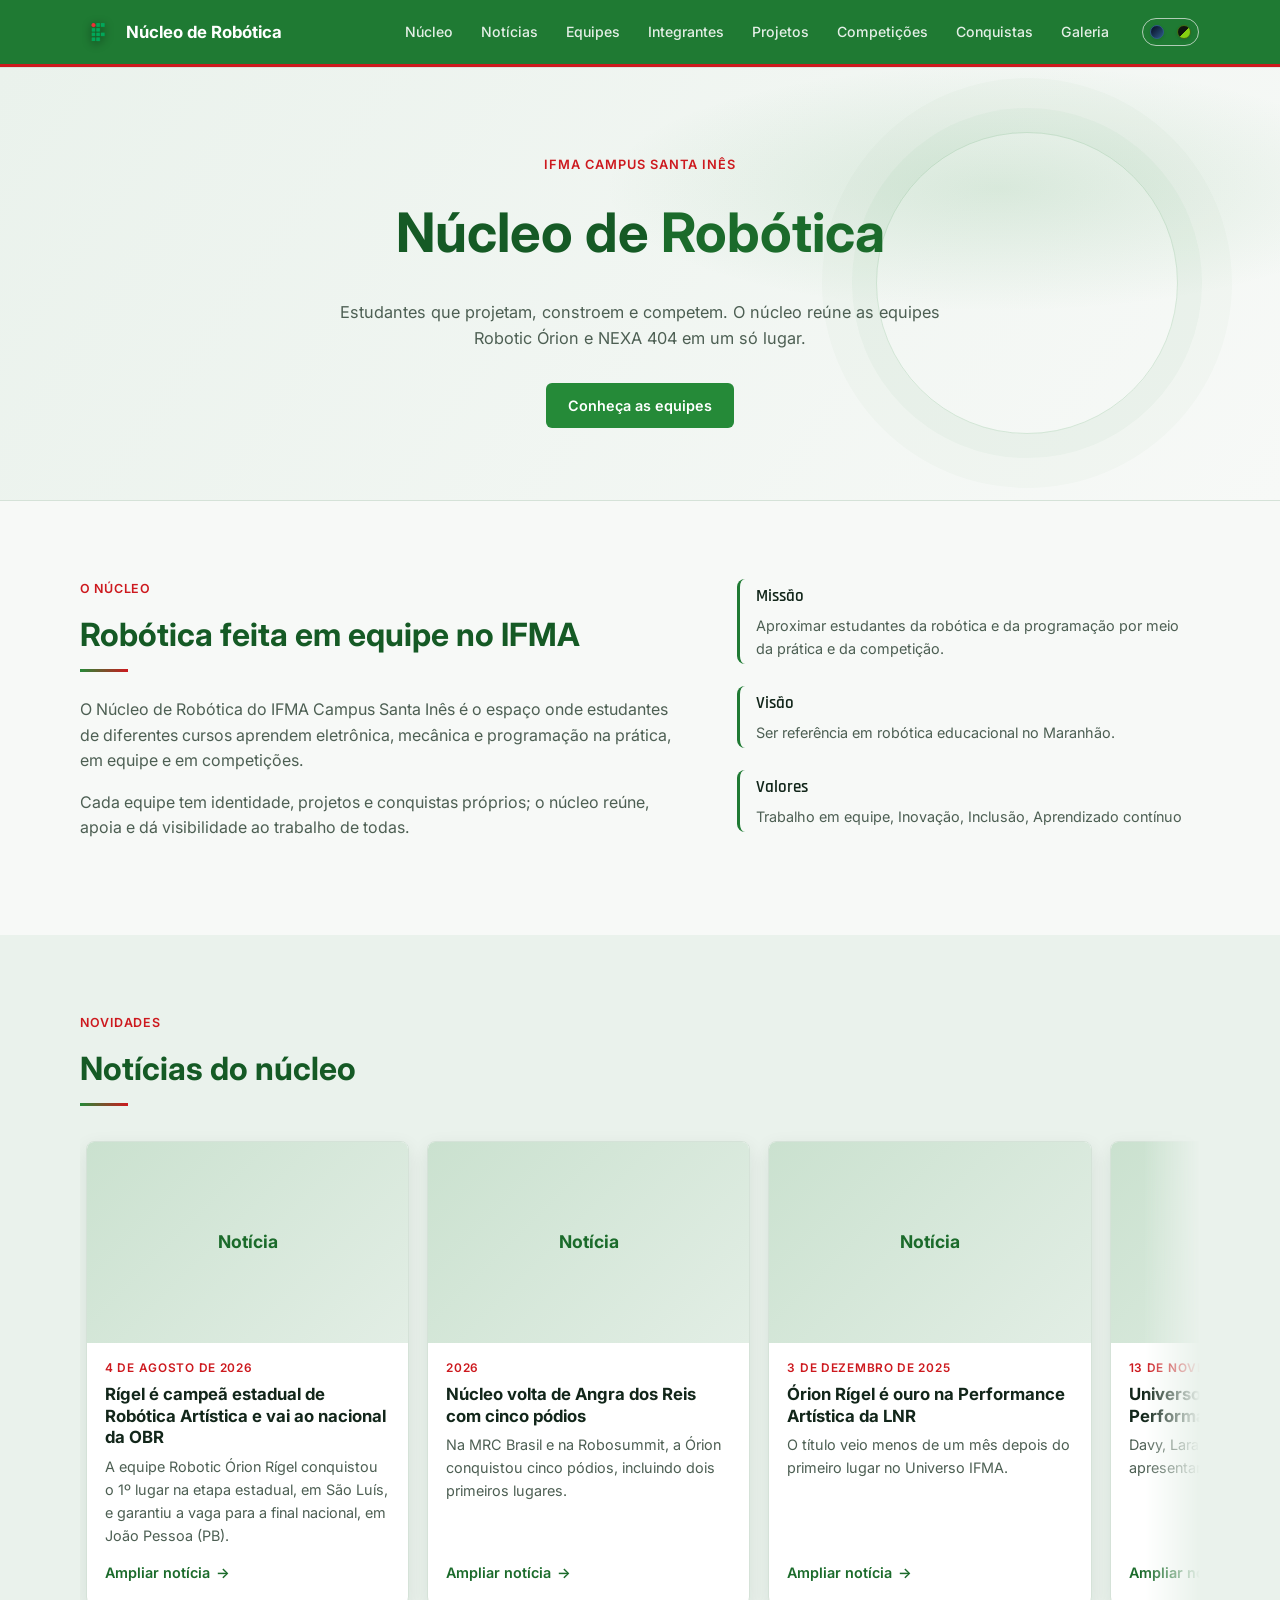
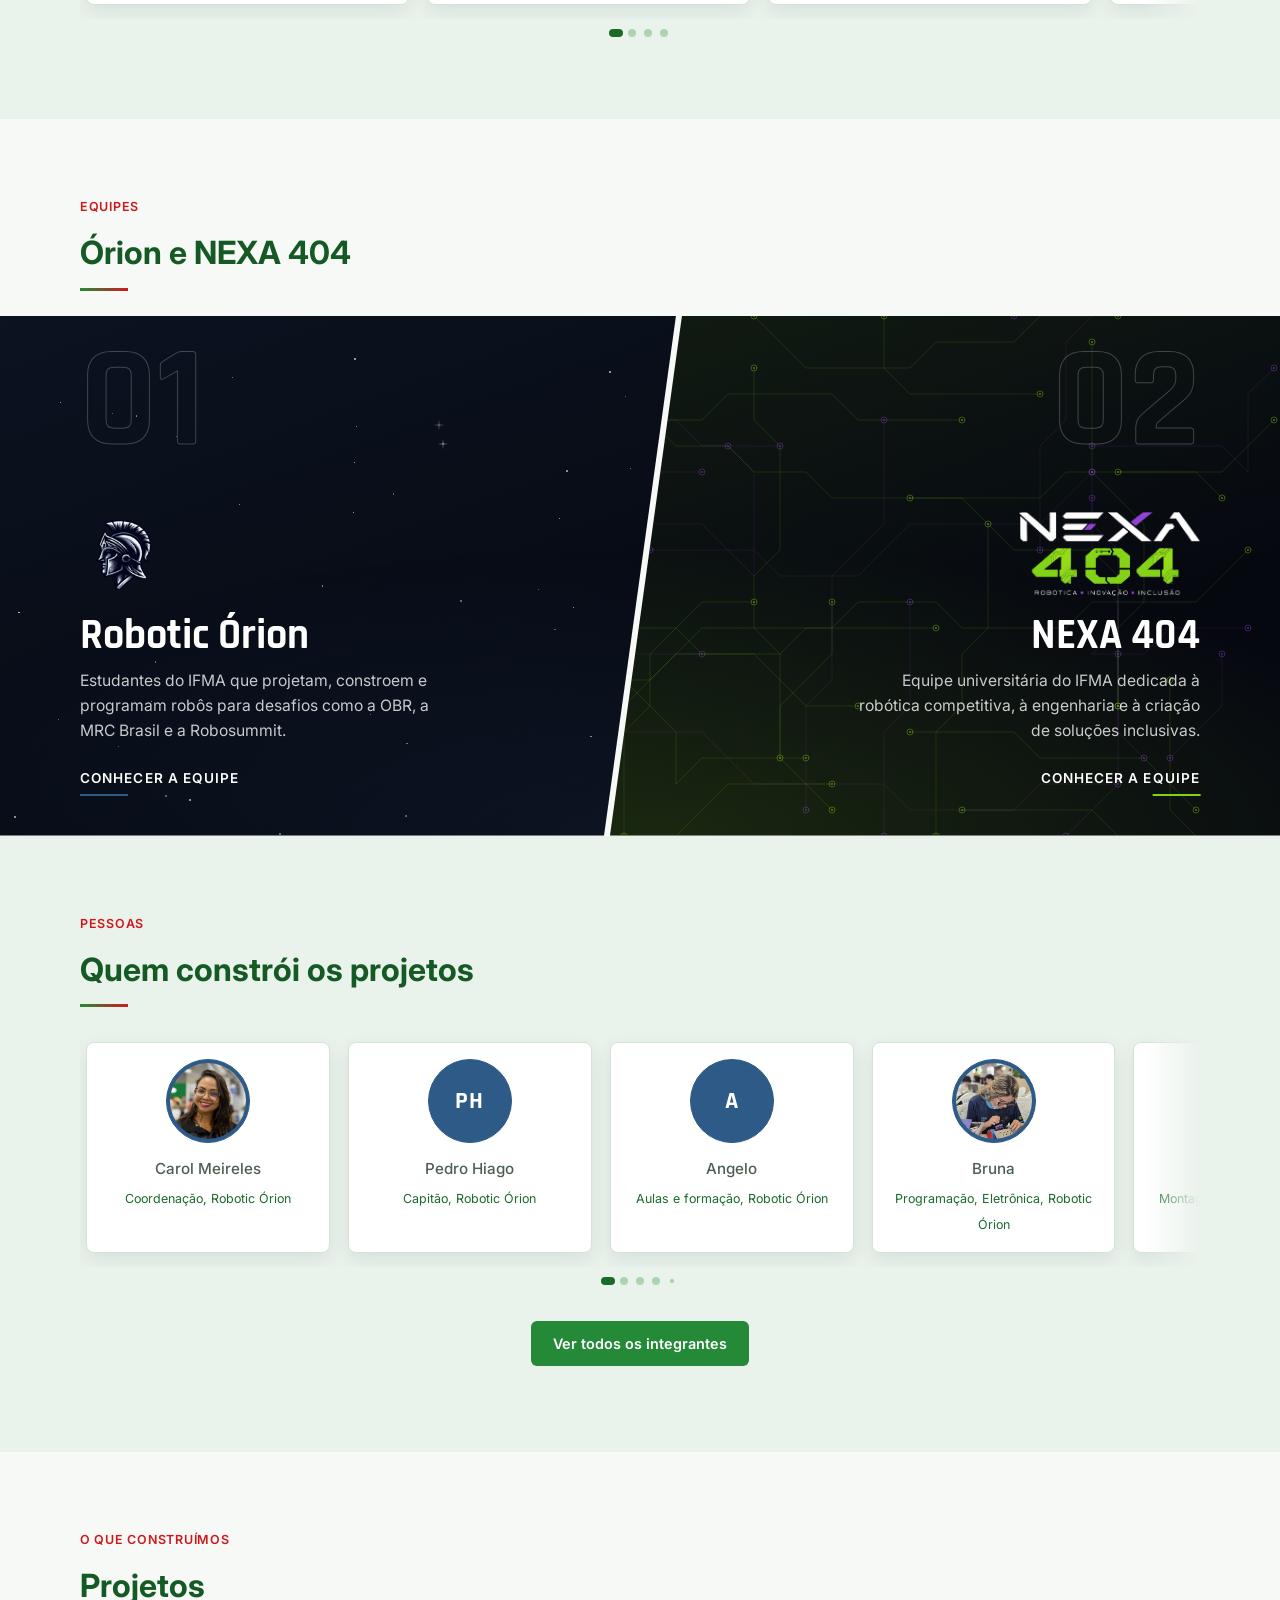
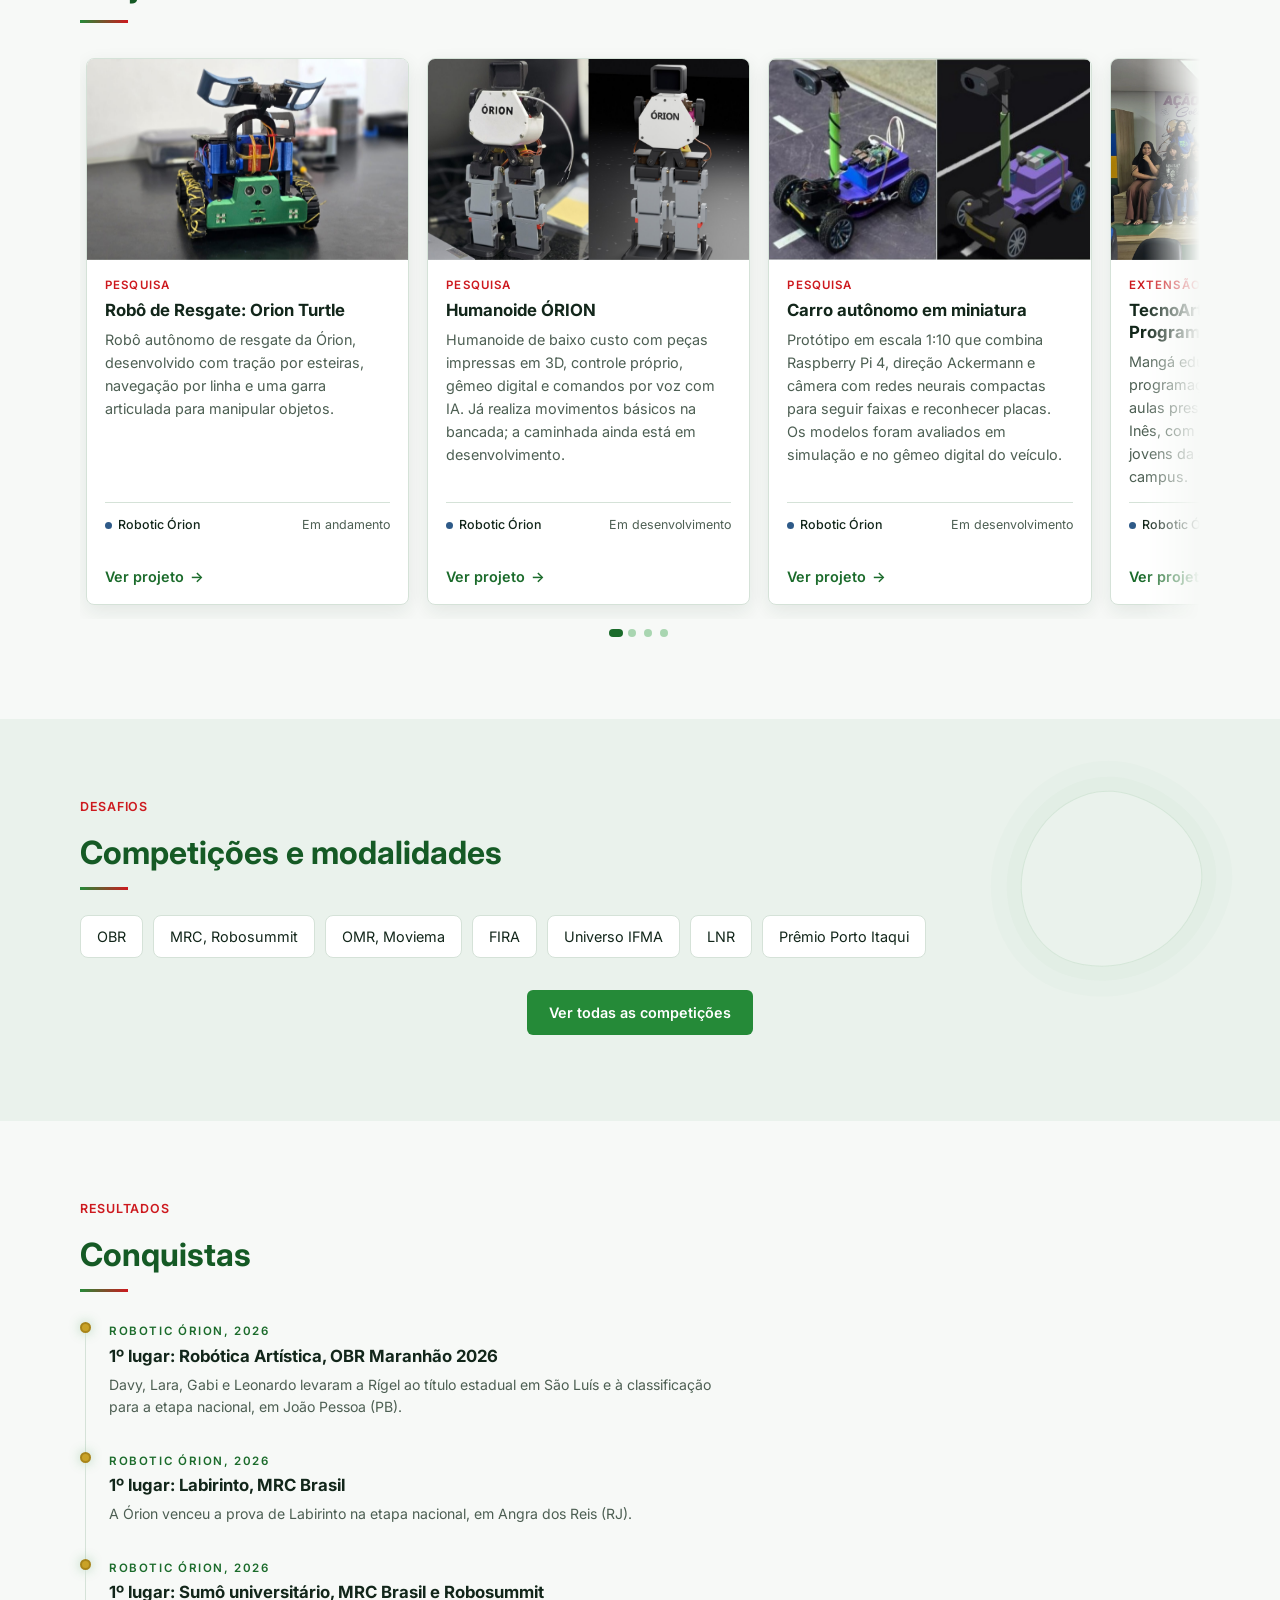
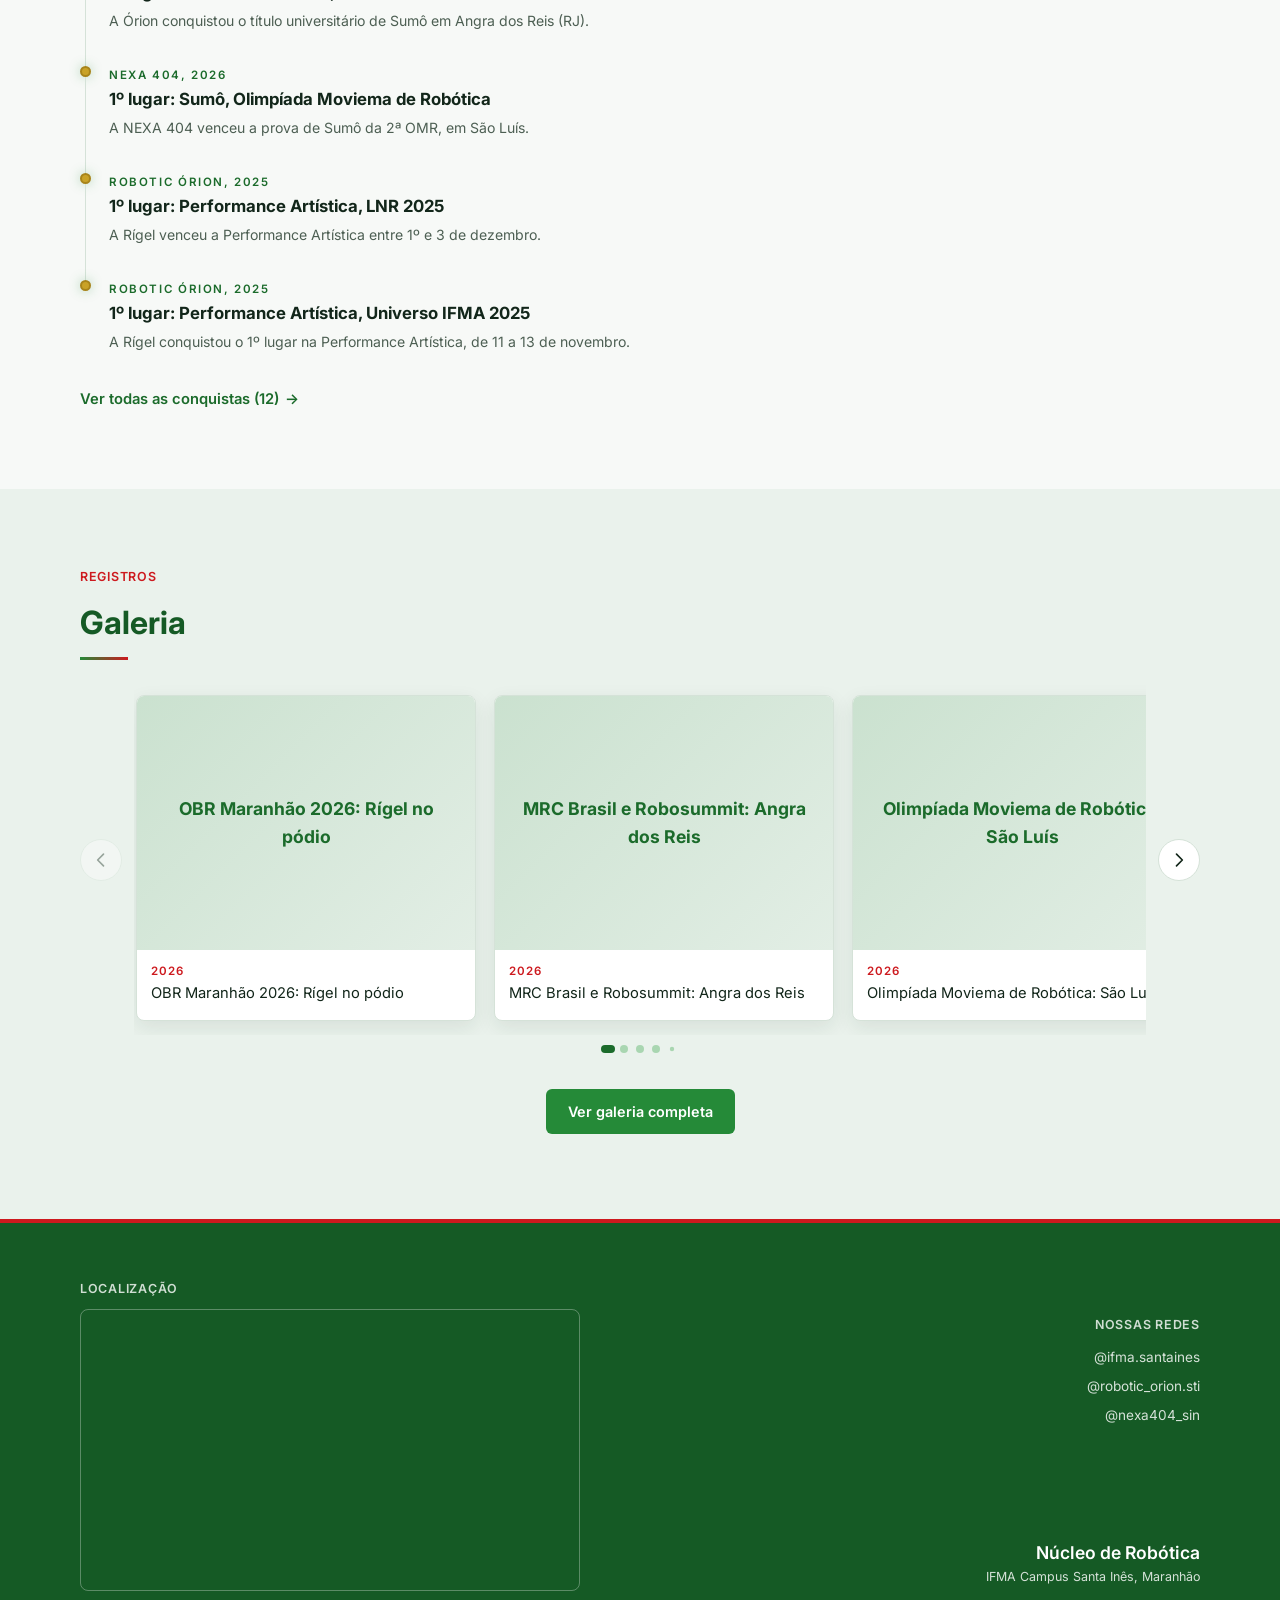
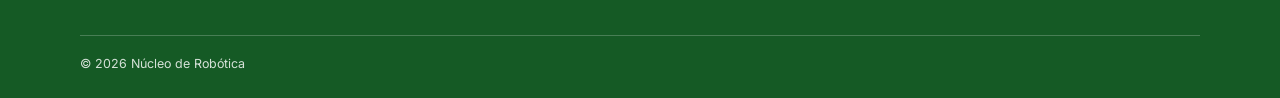
<file: index.html>
<!DOCTYPE html>
<html lang="pt-BR">
<head>
  <meta charset="UTF-8">
  <meta name="viewport" content="width=device-width, initial-scale=1">
  <meta name="description" content="Núcleo de Robótica do IFMA Campus Santa Inês: equipes Robotic Órion e NEXA 404, projetos, competições e conquistas.">
  <title>Núcleo de Robótica, IFMA Campus Santa Inês</title>
  <link rel="icon" href="assets/orion/logo_roundness.png">

  <link rel="preconnect" href="https://fonts.googleapis.com">
  <link rel="preconnect" href="https://fonts.gstatic.com" crossorigin>
  <link href="https://fonts.googleapis.com/css2?family=Inter:wght@400;500&family=Rajdhani:wght@500;600;700&display=swap" rel="stylesheet">

  <link rel="stylesheet" href="styles/base.css">
  <link rel="stylesheet" href="styles/home.css">
  <link rel="stylesheet" href="styles/secoes.css">
  <link rel="stylesheet" href="styles/equipes.css">
  <link rel="stylesheet" href="styles/polish.css">
  <link rel="stylesheet" href="styles/motion.css">
  <link rel="stylesheet" href="styles/theme-switcher.css">
  <link rel="stylesheet" href="styles/carousel.css">
</head>
<body data-root="">

  <header class="site-header" id="top">
    <div class="wrap header-inner">

      <a class="brand" href="#top" aria-label="Núcleo de Robótica: início">
        <img src="assets/logo-nucleo.png" alt="" width="32" height="32">
        <span>Núcleo de Robótica</span>
      </a>

      <nav class="main-nav" id="main-nav" aria-label="Navegação principal">
        <a href="#nucleo">Núcleo</a>
        <a href="#noticias">Notícias</a>
        <a href="#equipes">Equipes</a>
        <a href="#integrantes">Integrantes</a>
        <a href="#projetos">Projetos</a>
        <a href="#competicoes">Competições</a>
        <a href="#conquistas">Conquistas</a>
        <a href="#galeria">Galeria</a>
      </nav>

      <div class="header-actions">
        <div class="theme-picker" role="group" aria-label="Tema">
          <button class="theme-choice" type="button" data-theme-choice="orion" aria-label="Tema Órion" aria-pressed="false"><span class="theme-swatch theme-swatch-orion" aria-hidden="true"></span></button>
          <button class="theme-choice" type="button" data-theme-choice="nexa" aria-label="Tema NEXA" aria-pressed="false"><span class="theme-swatch theme-swatch-nexa" aria-hidden="true"></span></button>
        </div>
        <button class="nav-toggle" id="nav-toggle" type="button" aria-label="Abrir menu" aria-controls="main-nav" aria-expanded="false">
          <span></span><span></span><span></span>
        </button>
      </div>

    </div>
  </header>


  <main>

    <!-- HERO -->
    <section class="hero">
      <div class="wrap hero-inner">
        <p class="tag rise">IFMA Campus Santa Inês</p>
        <h1 class="rise" style="--d:.08s">Núcleo de <span>Robótica</span></h1>
        <p class="lede rise" style="--d:.16s">
          Estudantes que projetam, constroem e competem. O núcleo reúne as equipes
          Robotic Órion e NEXA 404 em um só lugar.
        </p>
        <div class="hero-ctas rise" style="--d:.24s">
          <a class="btn btn-primary" href="#equipes">Conheça as equipes</a>
        </div>
      </div>
    </section>


    <!-- IDENTIDADE -->
    <section id="nucleo" class="section">
      <div class="wrap about-grid">

        <div class="about-text">
          <p class="eyebrow">O núcleo</p>
          <h2>Robótica feita em equipe no IFMA</h2>
          <p>
            O Núcleo de Robótica do IFMA Campus Santa Inês é o espaço onde
            estudantes de diferentes cursos aprendem eletrônica, mecânica e
            programação na prática, em equipe e em competições.
          </p>
          <p>
            Cada equipe tem identidade, projetos e conquistas próprios; o núcleo
            reúne, apoia e dá visibilidade ao trabalho de todas.
          </p>
        </div>

        <dl class="pillars">
          <div class="pillar">
            <dt>Missão</dt>
            <dd>Aproximar estudantes da robótica e da programação por meio da prática e da competição.</dd>
          </div>
          <div class="pillar">
            <dt>Visão</dt>
            <dd>Ser referência em robótica educacional no Maranhão.</dd>
          </div>
          <div class="pillar">
            <dt>Valores</dt>
            <dd>Trabalho em equipe, Inovação, Inclusão, Aprendizado contínuo</dd>
          </div>
        </dl>

      </div>
    </section>


    <!-- NOTÍCIAS -->
    <section id="noticias" class="section section-alt">
      <div class="wrap">
        <p class="eyebrow">Novidades</p>
        <h2>Notícias do núcleo</h2>
        <div data-list="news"></div>
      </div>
    </section>


    <!-- EQUIPES -->
    <section id="equipes" class="section eq-section">
      <div class="wrap">
        <p class="eyebrow">Equipes</p>
        <h2>Órion e NEXA 404</h2>
      </div>

      <div class="eq-split" id="eq-split"></div>
    </section>


    <!-- INTEGRANTES -->
    <section id="integrantes" class="section section-alt">
      <div class="wrap">
        <p class="eyebrow">Pessoas</p>
        <h2>Quem constrói os projetos</h2>
        <div data-list="members"></div>
        <div class="section-cta"><a class="btn btn-primary" href="integrantes.html">Ver todos os integrantes</a></div>
      </div>
    </section>


    <!-- PROJETOS -->
    <section id="projetos" class="section">
      <div class="wrap">
        <p class="eyebrow">O que construímos</p>
        <h2>Projetos</h2>
        <div data-list="projects"></div>
      </div>
    </section>


    <!-- COMPETIÇÕES -->
    <section id="competicoes" class="section section-alt">
      <div class="wrap">
        <p class="eyebrow">Desafios</p>
        <h2>Competições e modalidades</h2>
        <div data-list="competitions"></div>
        <div class="section-cta"><a class="btn btn-primary" href="competicoes.html">Ver todas as competições</a></div>
      </div>
    </section>


    <!-- CONQUISTAS -->
    <section id="conquistas" class="section">
      <div class="wrap">
        <p class="eyebrow">Resultados</p>
        <h2>Conquistas</h2>

        <div data-list="achievements"></div>
      </div>
    </section>


    <!-- GALERIA -->
    <section id="galeria" class="section section-alt">
      <div class="wrap">
        <p class="eyebrow">Registros</p>
        <h2>Galeria</h2>
        <div data-list="gallery"></div>
      </div>
    </section>

  </main>


  <footer id="contato" class="site-footer">

    <div class="wrap footer-grid">

      <div class="footer-map">
        <p class="eyebrow">Localização</p>
        <iframe
          id="maps"
          src="https://www.google.com/maps?q=IFMA%20Campus%20Santa%20In%C3%AAs%2C%20Maranh%C3%A3o&output=embed"
          title="Localização do IFMA Campus Santa Inês"
          loading="lazy"
          referrerpolicy="strict-origin-when-cross-origin"
        ></iframe>
      </div>

      <div class="footer-content">

        <div class="footer-social">
          <p class="eyebrow">Nossas redes</p>
          <div class="footer-links">
            <a href="https://www.instagram.com/ifma.santaines/" target="_blank" rel="noopener noreferrer">@ifma.santaines</a>
            <a href="https://www.instagram.com/robotic_orion.sti/" target="_blank" rel="noopener noreferrer">@robotic_orion.sti</a>
            <a href="https://www.instagram.com/nexa404_sin/" target="_blank" rel="noopener noreferrer">@nexa404_sin</a>
          </div>
        </div>

        <div class="footer-brand">
          <div>
            <strong>Núcleo de Robótica</strong>
            <span>IFMA Campus Santa Inês, Maranhão</span>
          </div>
        </div>

      </div>

    </div>

    <div class="wrap footer-bottom">
      <span>© <span id="year"></span> Núcleo de Robótica</span>
    </div>

  </footer>
  <script src="javascript/loader.js" data-root="" data-page="home"></script>
</body>
</html>
</file>
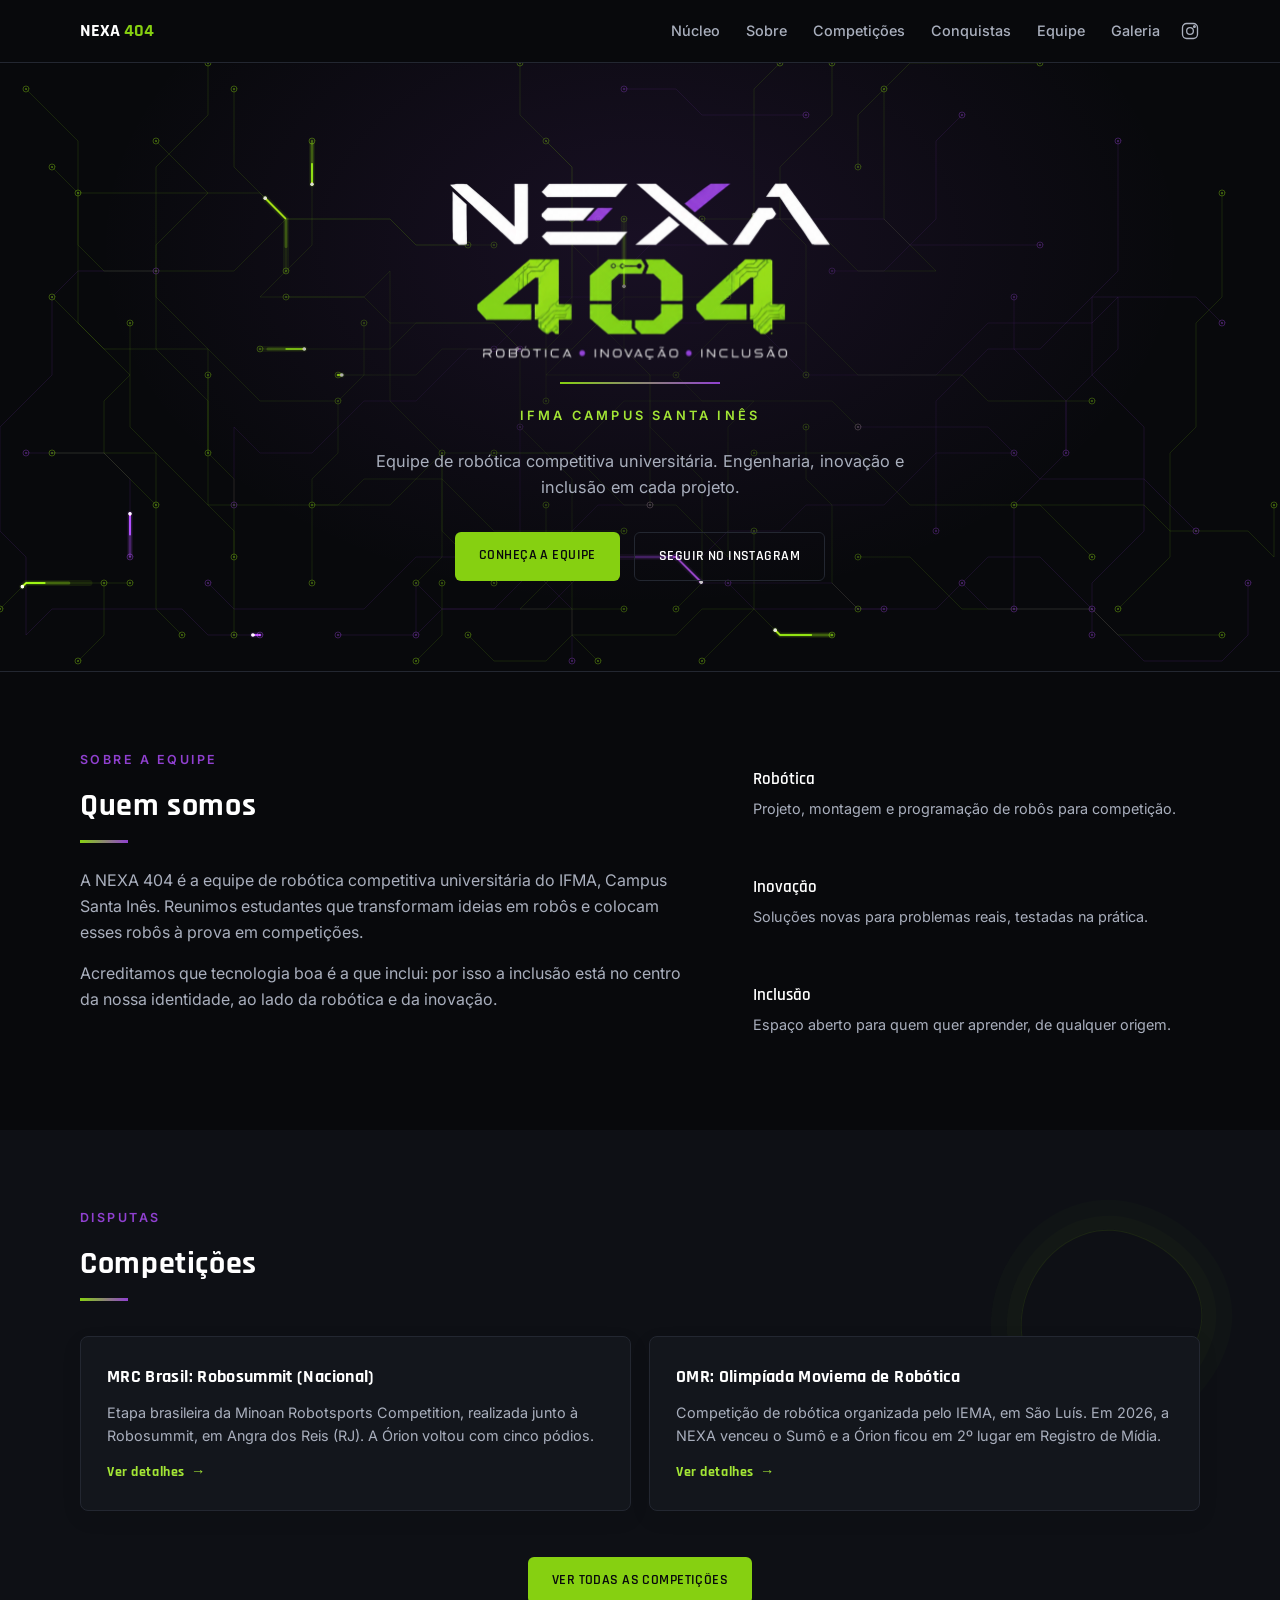
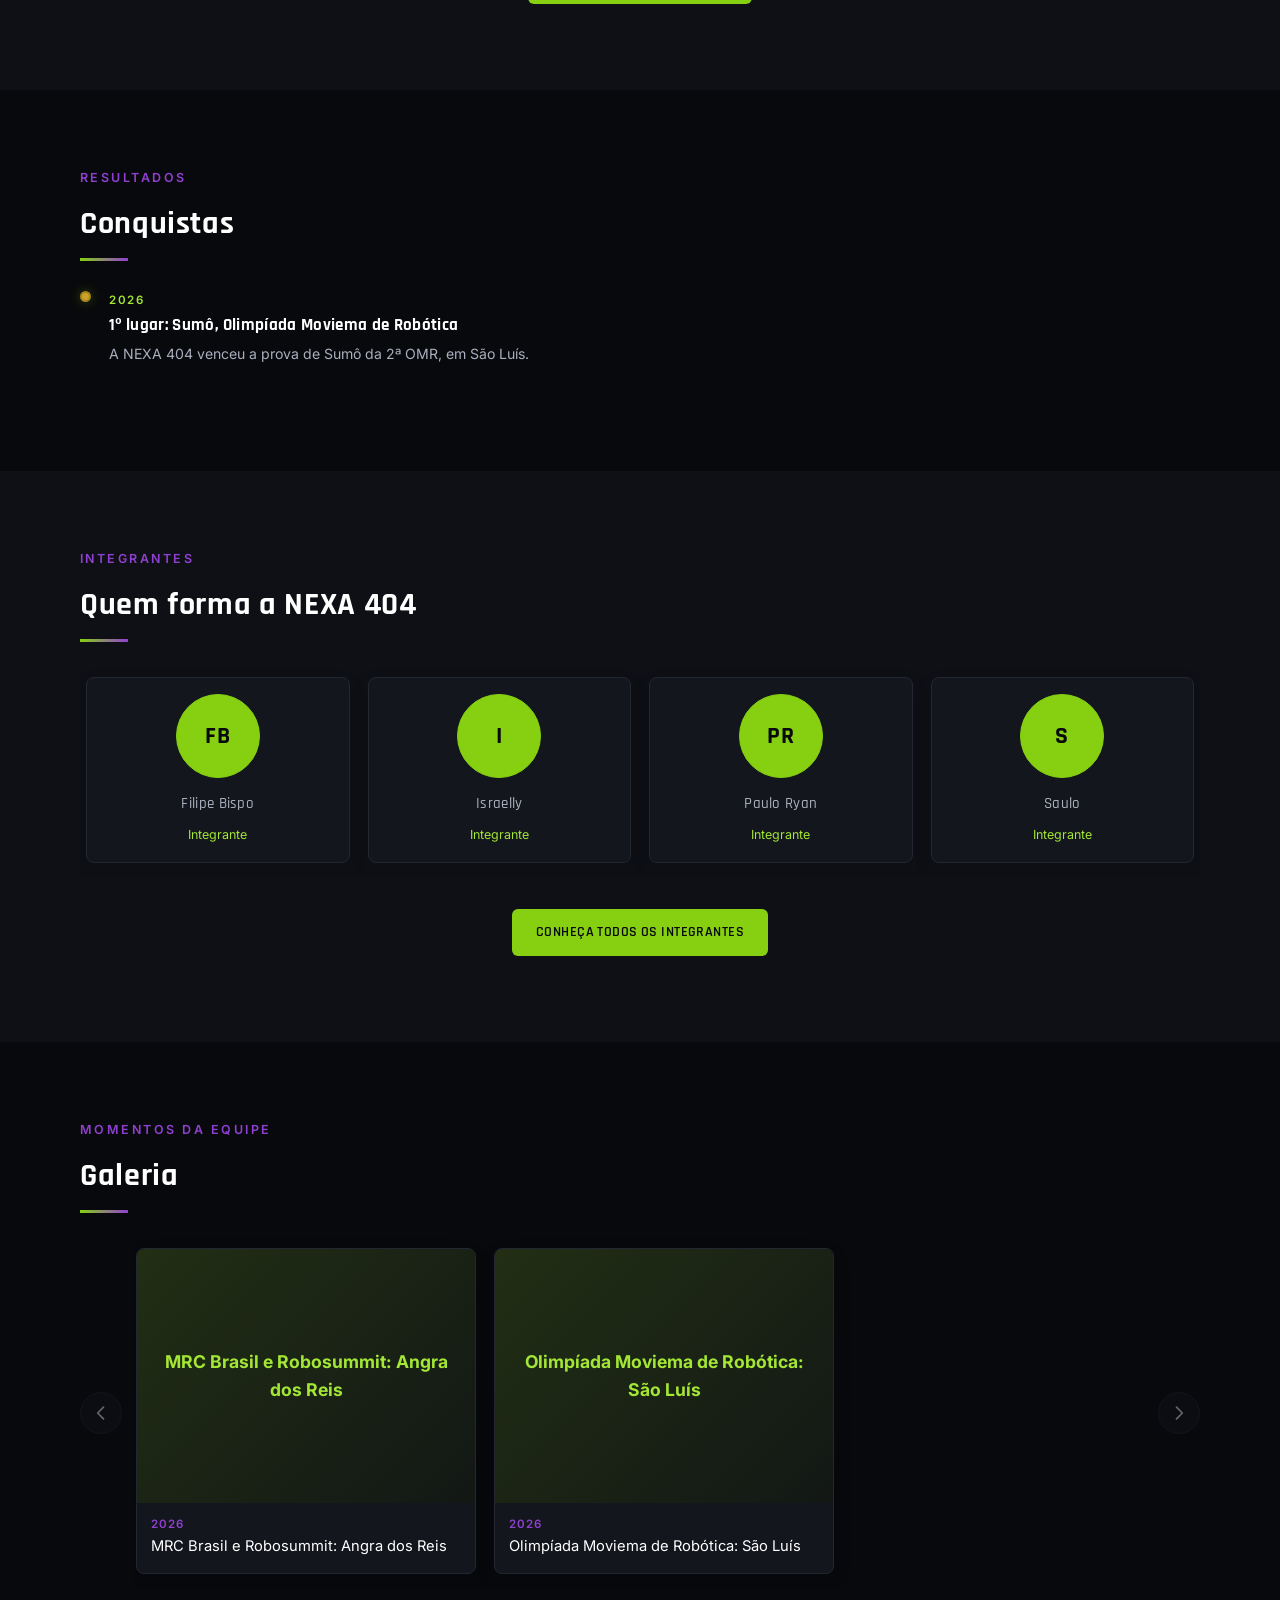
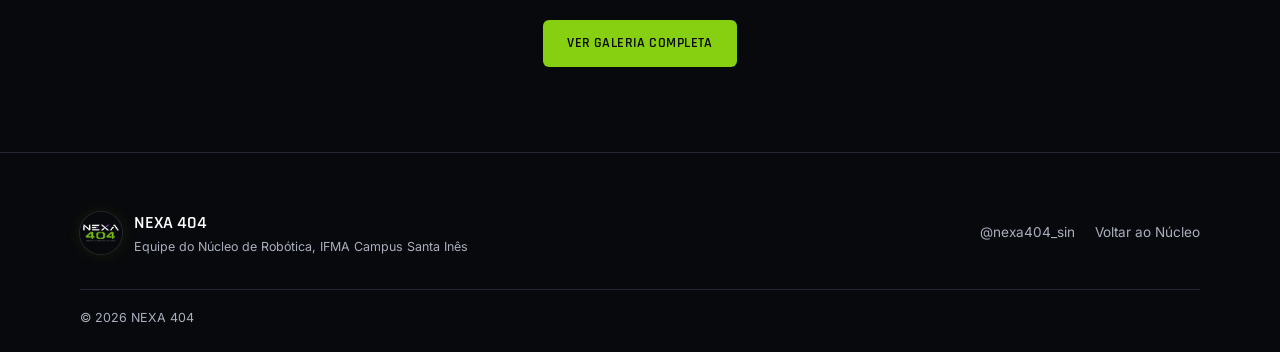
<file: equipes/nexa/index.html>
<!DOCTYPE html>
<html lang="pt-BR">
<head>
  <meta charset="UTF-8">
  <meta name="viewport" content="width=device-width, initial-scale=1">
  <meta name="description" content="Conheça a NEXA 404, equipe universitária de robótica do IFMA Campus Santa Inês, seus projetos, integrantes e competições.">
  <title>NEXA 404, IFMA Campus Santa Inês</title>
  <link rel="icon" href="../../assets/nexa/favicon.png">

  <link rel="preconnect" href="https://fonts.googleapis.com">
  <link rel="preconnect" href="https://fonts.gstatic.com" crossorigin>
  <link href="https://fonts.googleapis.com/css2?family=Inter:wght@400;500&family=Rajdhani:wght@500;600;700&display=swap" rel="stylesheet">

  <link rel="stylesheet" href="../../styles/base.css">
  <link rel="stylesheet" href="../../styles/secoes.css">
  <link rel="stylesheet" href="nexa.css">
  <link rel="stylesheet" href="../../styles/polish.css">
  <link rel="stylesheet" href="../../styles/motion.css">
  <link rel="stylesheet" href="../../styles/carousel.css">
</head>
<body data-team="nexa" data-root="../../">

  <header class="site-header" id="top">
    <div class="wrap header-inner">

      <a class="brand" href="#top" aria-label="NEXA 404: início">
        <span>NEXA <b>404</b></span>
      </a>

      <nav class="main-nav" id="main-nav" aria-label="Navegação principal">
        <a href="../../index.html">Núcleo</a>
        <a href="#sobre">Sobre</a>
        <a href="#competicoes">Competições</a>
        <a href="#conquistas">Conquistas</a>
        <a href="#equipe">Equipe</a>
        <a href="#galeria-equipe">Galeria</a>
      </nav>

      <div class="header-actions">
        <a class="nav-social" href="https://www.instagram.com/nexa404_sin/" target="_blank" rel="noopener noreferrer" aria-label="Instagram da NEXA 404">
          <svg width="20" height="20" viewBox="0 0 24 24" fill="none" stroke="currentColor" stroke-width="1.6" aria-hidden="true">
            <rect x="3" y="3" width="18" height="18" rx="5"/><circle cx="12" cy="12" r="4"/><circle cx="17.3" cy="6.7" r="1"/>
          </svg>
        </a>
        <button class="nav-toggle" id="nav-toggle" type="button" aria-label="Abrir menu" aria-controls="main-nav" aria-expanded="false">
          <span></span><span></span><span></span>
        </button>
      </div>

    </div>
  </header>


  <main>

    <section class="hero">
      <canvas class="nx-circuit" id="nx-circuit" aria-hidden="true"></canvas>
      <div class="wrap hero-inner">
        <img class="nx-logo rise" src="../../assets/nexa/logo.png" alt="NEXA 404: Robótica, Inovação, Inclusão">
        <div class="nx-line" aria-hidden="true"></div>
        <p class="tag rise" style="--d:.15s">IFMA Campus Santa Inês</p>
        <p class="lede rise" style="--d:.25s">
          Equipe de robótica competitiva universitária. Engenharia, inovação e
          inclusão em cada projeto.
        </p>
        <div class="hero-ctas rise" style="--d:.35s">
          <a class="btn btn-primary" href="#sobre">Conheça a equipe</a>
          <a class="btn btn-ghost" href="https://www.instagram.com/nexa404_sin/" target="_blank" rel="noopener noreferrer">Seguir no Instagram</a>
        </div>
      </div>
    </section>


    <section id="sobre" class="section">
      <div class="wrap about-grid">

        <div class="about-text">
          <p class="eyebrow">Sobre a equipe</p>
          <h2>Quem somos</h2>
          <p>
            A NEXA 404 é a equipe de robótica competitiva universitária do IFMA,
            Campus Santa Inês. Reunimos estudantes que transformam ideias em
            robôs e colocam esses robôs à prova em competições.
          </p>
          <p>
            Acreditamos que tecnologia boa é a que inclui: por isso a inclusão
            está no centro da nossa identidade, ao lado da robótica e da inovação.
          </p>
        </div>

        <dl class="pillars">
          <div class="pillar"><dt>Robótica</dt><dd>Projeto, montagem e programação de robôs para competição.</dd></div>
          <div class="pillar"><dt>Inovação</dt><dd>Soluções novas para problemas reais, testadas na prática.</dd></div>
          <div class="pillar"><dt>Inclusão</dt><dd>Espaço aberto para quem quer aprender, de qualquer origem.</dd></div>
        </dl>

      </div>
    </section>


    <section id="competicoes" class="section section-alt">
      <div class="wrap">
        <p class="eyebrow">Disputas</p>
        <h2>Competições</h2>

        <div data-list="competitions"></div>
        <div class="section-cta"><a class="btn btn-primary" href="../../competicoes.html?equipe=nexa">Ver todas as competições</a></div>
      </div>
    </section>


    <section id="conquistas" class="section">
      <div class="wrap">
        <p class="eyebrow">Resultados</p>
        <h2>Conquistas</h2>

        <div data-list="achievements"></div>
      </div>
    </section>


    <section id="equipe" class="section section-alt">
      <div class="wrap">
        <p class="eyebrow">Integrantes</p>
        <h2>Quem forma a NEXA 404</h2>

        <div data-list="members"></div>
        <div class="section-cta"><a class="btn btn-primary" href="../../integrantes.html?equipe=nexa">Conheça todos os integrantes</a></div>
      </div>
    </section>

    <section id="galeria-equipe" class="section">
      <div class="wrap">
        <p class="eyebrow">Momentos da equipe</p>
        <h2>Galeria</h2>
        <div data-list="gallery" data-view="team"></div>
      </div>
    </section>
  </main>


  <footer id="contato" class="site-footer">
    <div class="wrap footer-simple">
      <div class="footer-brand">
        <div>
          <strong>NEXA 404</strong>
          <span>Equipe do Núcleo de Robótica, IFMA Campus Santa Inês</span>
        </div>
        <img src="../../assets/nexa/favicon.png" alt="" width="42" height="42">
      </div>
      <div class="footer-links">
        <a href="https://www.instagram.com/nexa404_sin/" target="_blank" rel="noopener noreferrer">@nexa404_sin</a>
        <a href="../../index.html#equipes">Voltar ao Núcleo</a>
      </div>
    </div>
    <div class="wrap footer-bottom">
      <span>© <span id="year"></span> NEXA 404</span>
    </div>
  </footer>
  <script src="../../javascript/loader.js" data-root="../../" data-page="nexa"></script>
</body>
</html>
</file>
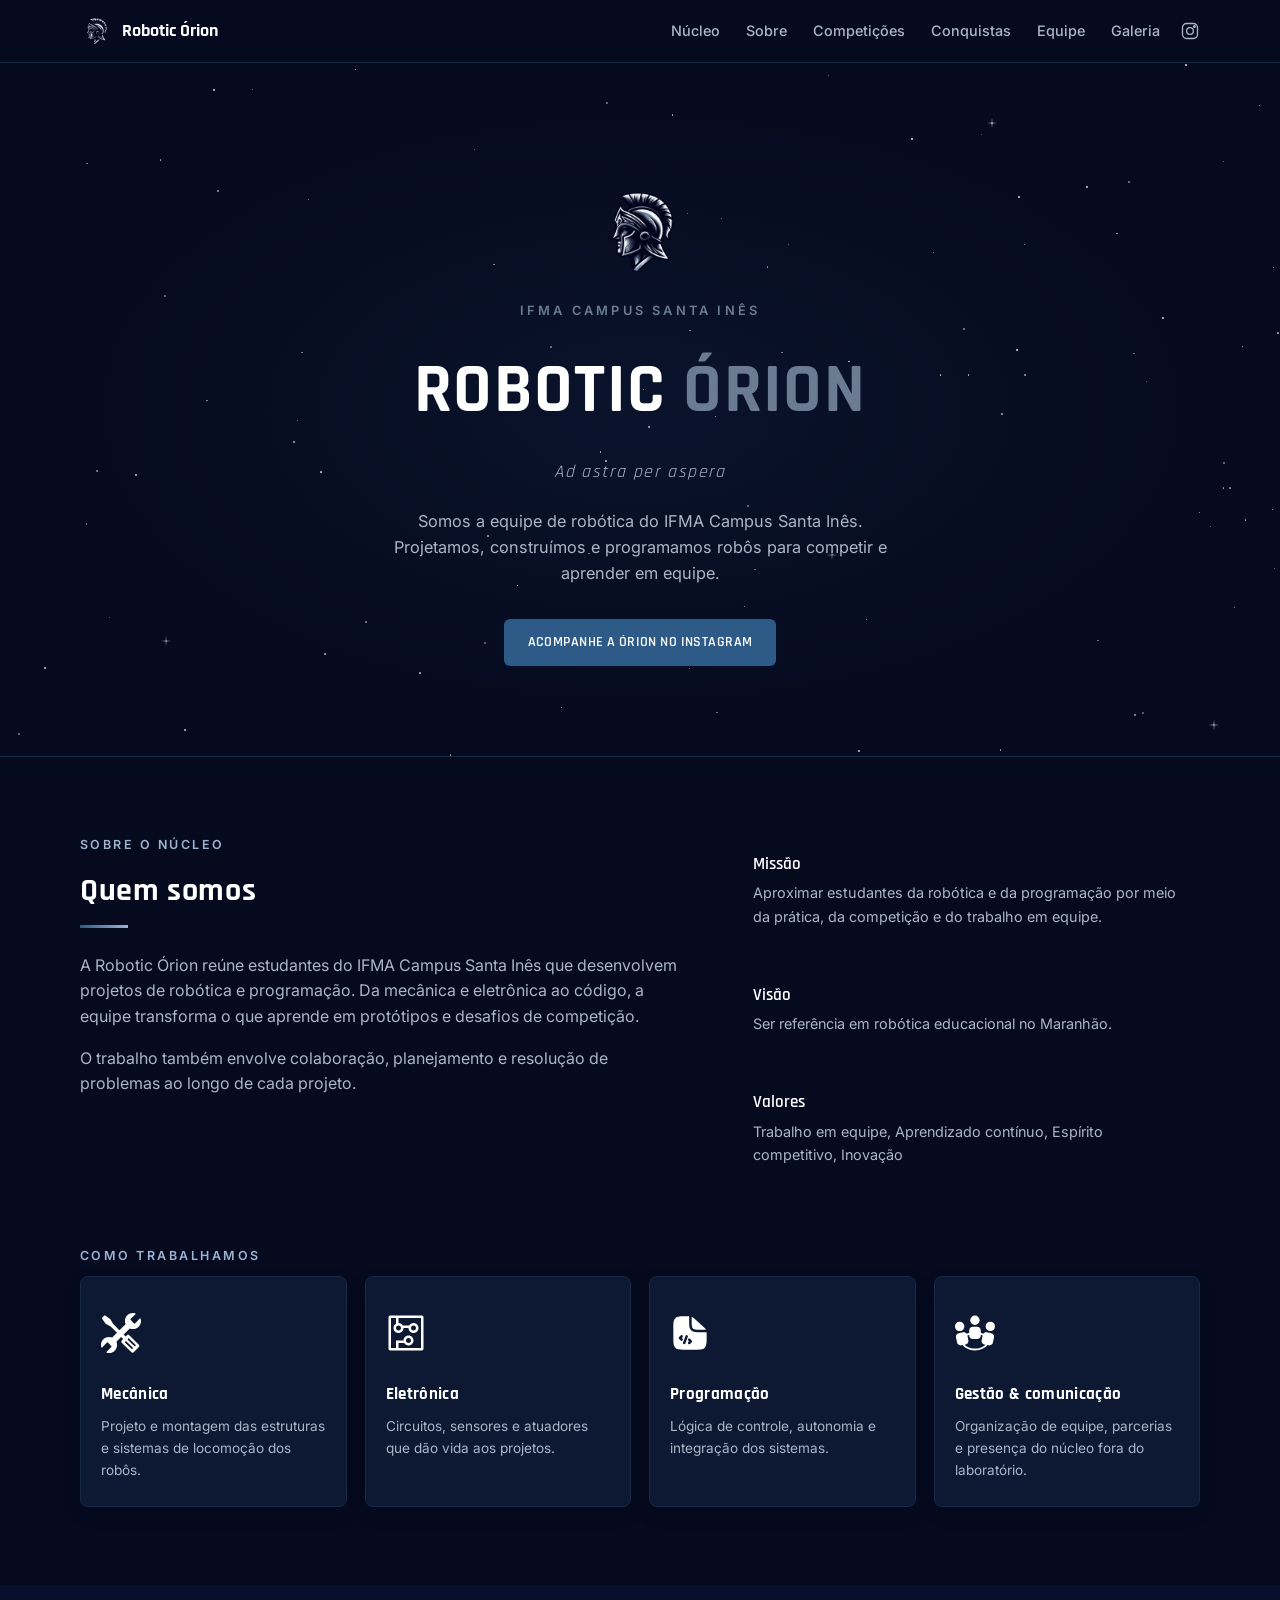
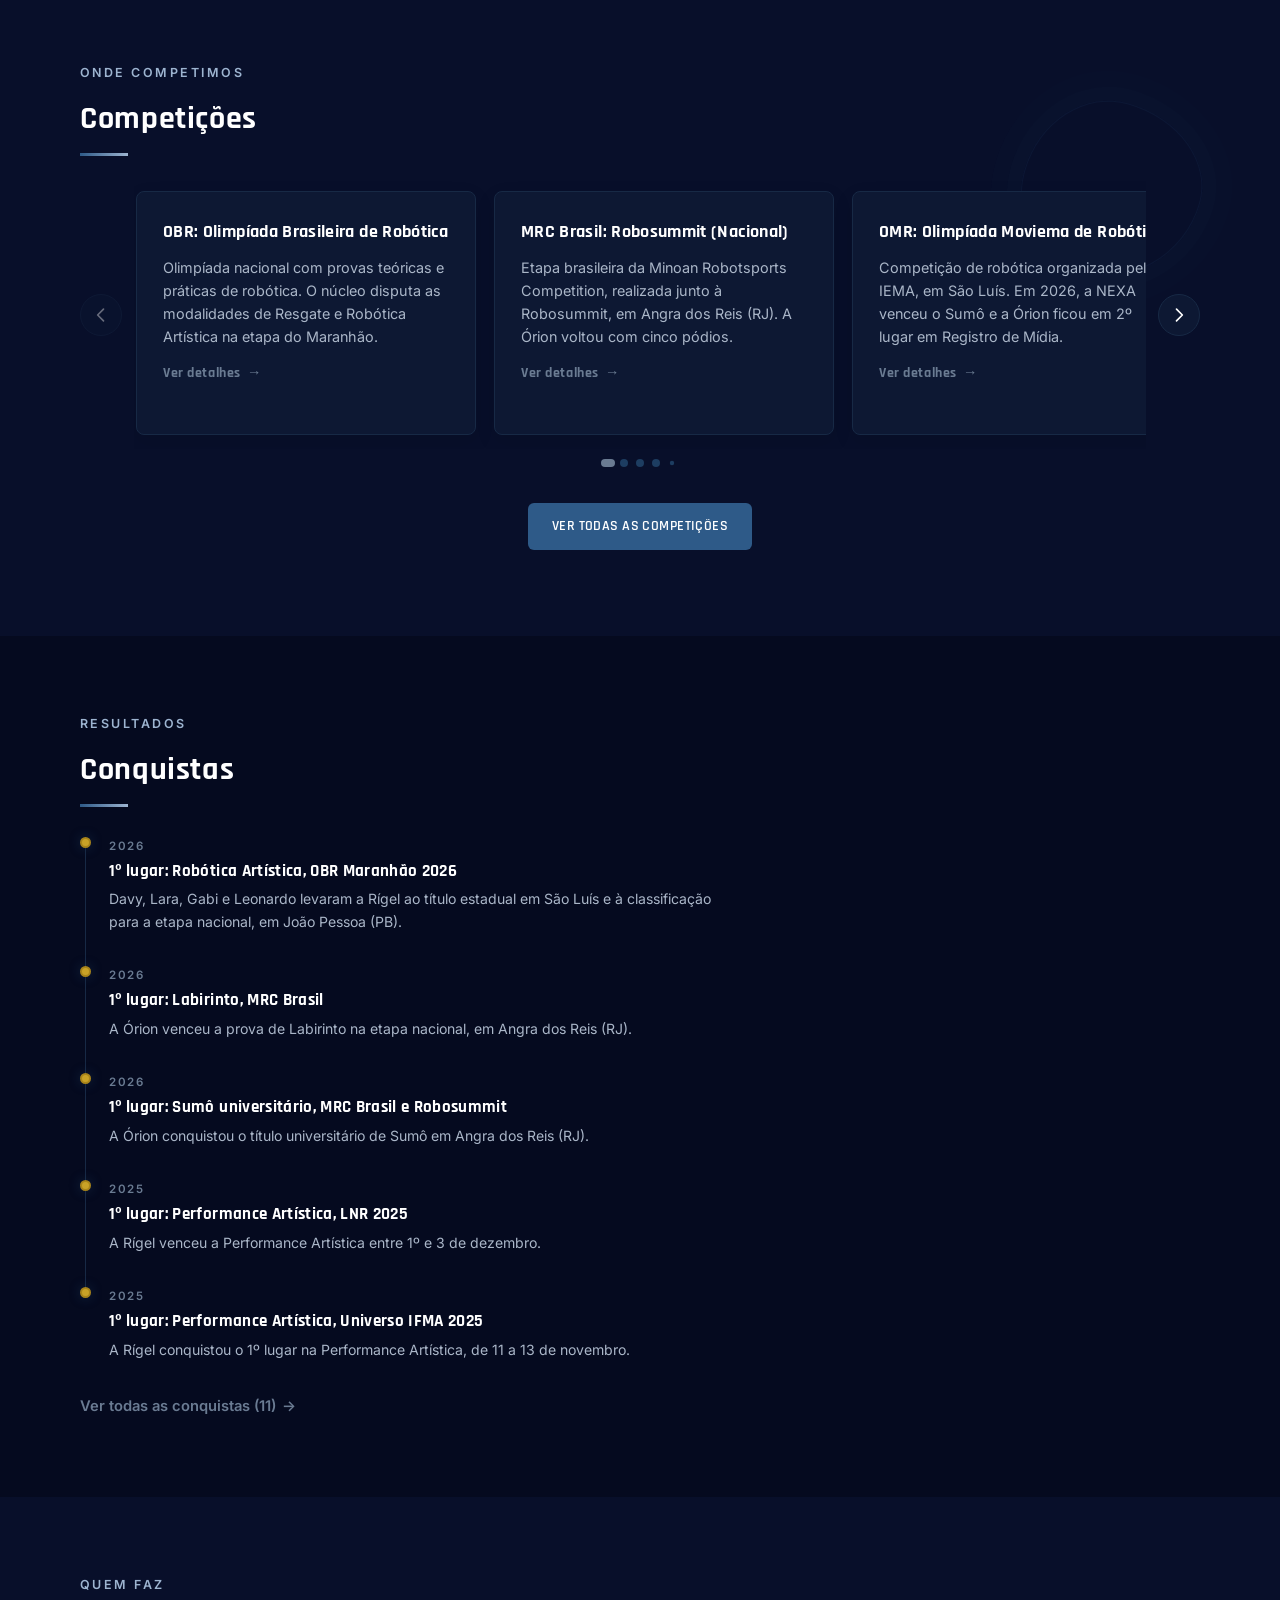
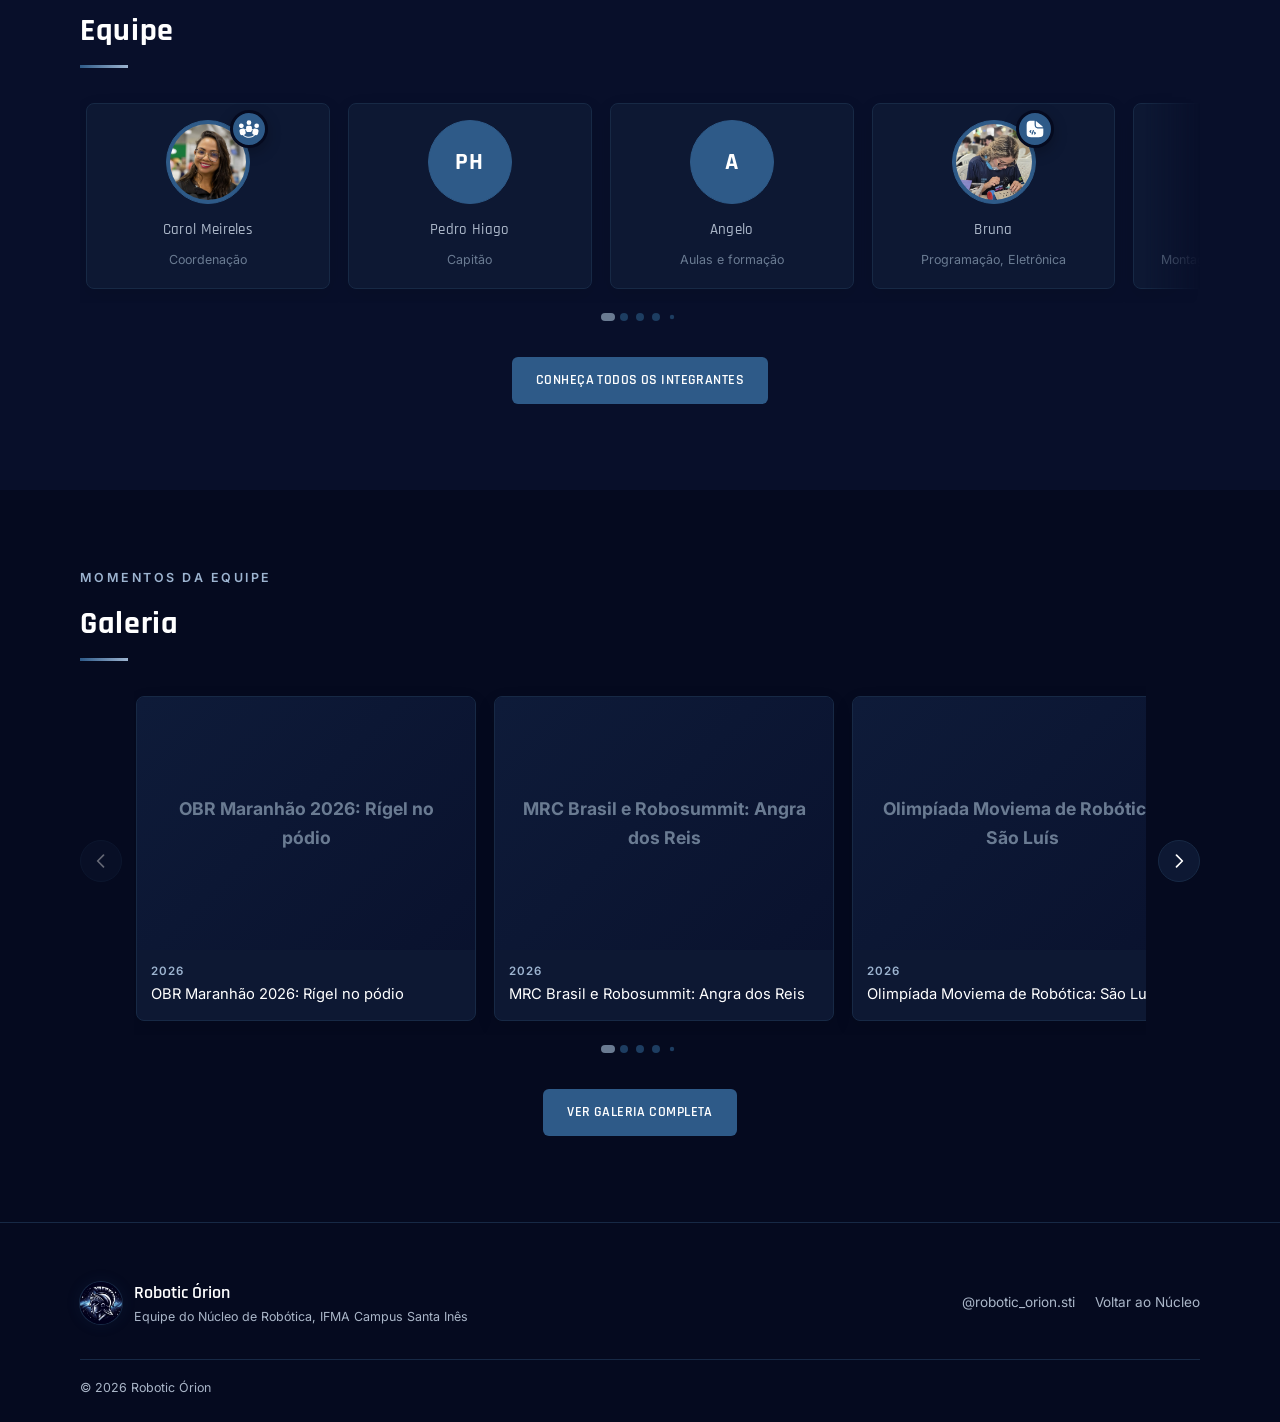
<file: equipes/orion/index.html>
<!DOCTYPE html>
<html lang="pt-BR">
<head>
  <meta charset="UTF-8">

  <meta
    name="viewport"
    content="width=device-width, initial-scale=1"
  >

  <meta
    name="description"
    content="Robotic Órion é o núcleo de robótica e programação do IFMA Campus Santa Inês. Conheça nossos projetos, competições e equipe."
  >

  <title>Robotic Órion, IFMA Campus Santa Inês</title>

  <link rel="icon" href="../../assets/orion/logo_roundness.png">

  <!-- Fontes -->
  <link rel="preconnect" href="https://fonts.googleapis.com">
  <link rel="preconnect" href="https://fonts.gstatic.com" crossorigin>

  <link
    href="https://fonts.googleapis.com/css2?family=Inter:wght@400;500&family=Rajdhani:wght@500;600;700&display=swap"
    rel="stylesheet"
  >

  <link rel="stylesheet" href="../../styles/base.css">
  <link rel="stylesheet" href="../../styles/secoes.css">
  <link rel="stylesheet" href="orion.css">
  <link rel="stylesheet" href="../../styles/polish.css">
  <link rel="stylesheet" href="../../styles/motion.css">
  <link rel="stylesheet" href="../../styles/carousel.css">
</head>


<body data-team="orion" data-root="../../">

  <!-- =====================================================
       HEADER
       ===================================================== -->

  <header class="site-header" id="top">

    <div class="wrap header-inner">

      <a
        class="brand"
        href="#top"
        aria-label="Robotic Órion: início"
      >
        <img
          src="../../assets/orion/logo_roundness.png"
          alt=""
          width="32"
          height="32"
        >

        <span>Robotic Órion</span>
      </a>


      <nav
        class="main-nav"
        id="main-nav"
        aria-label="Navegação principal"
      >
        <a href="../../index.html">Núcleo</a>
        <a href="#sobre">Sobre</a>
        <a href="#competicoes">Competições</a>
        <a href="#conquistas">Conquistas</a>
        <a href="#equipe">Equipe</a>
        <a href="#galeria-equipe">Galeria</a>
      </nav>


      <div class="header-actions">

        <a
          class="nav-social"
          href="https://www.instagram.com/robotic_orion.sti/"
          target="_blank"
          rel="noopener noreferrer"
          aria-label="Instagram do Robotic Órion"
        >
          <svg
            width="20"
            height="20"
            viewBox="0 0 24 24"
            fill="none"
            stroke="currentColor"
            stroke-width="1.6"
            aria-hidden="true"
          >
            <rect
              x="3"
              y="3"
              width="18"
              height="18"
              rx="5"
            />

            <circle
              cx="12"
              cy="12"
              r="4"
            />

            <circle
              cx="17.3"
              cy="6.7"
              r="1"
            />
          </svg>
        </a>


        <button
          class="nav-toggle"
          id="nav-toggle"
          type="button"
          aria-label="Abrir menu"
          aria-controls="main-nav"
          aria-expanded="false"
        >
          <span></span>
          <span></span>
          <span></span>
        </button>

      </div>

    </div>

  </header>


  <!-- =====================================================
       CONTEÚDO PRINCIPAL
       ===================================================== -->

  <main>

    <!-- ===================================================
         HERO
         =================================================== -->

    <section class="hero">

      <div
        class="starfield"
        id="starfield"
        aria-hidden="true"
      ></div>


      <div class="wrap hero-inner">

        <img
          class="hero-badge"
          src="../../assets/orion/logo_roundness.png"
          alt="Robotic Órion"
          width="96"
          height="96"
        >

        <p class="tag">
          IFMA Campus Santa Inês
        </p>

        <h1>
          Robotic <span>Órion</span>
        </h1>

        <p class="motto">
          Ad astra per aspera
        </p>

        <p class="lede">
          Somos a equipe de robótica do IFMA Campus Santa Inês.
          Projetamos, construímos e programamos robôs para competir
          e aprender em equipe.
        </p>


        <div class="hero-ctas">

          <a
            class="btn btn-primary"
            href="https://www.instagram.com/robotic_orion.sti/"
            target="_blank"
            rel="noopener noreferrer"
          >
            Acompanhe a Órion no Instagram
          </a>
        </div>

      </div>

    </section>


    <!-- ===================================================
         SOBRE
         =================================================== -->

    <section
      id="sobre"
      class="section"
    >

      <div class="wrap about-grid">

        <div class="about-text">

          <p class="eyebrow">
            Sobre o núcleo
          </p>

          <h2>
            Quem somos
          </h2>

          <p>
            A Robotic Órion reúne estudantes do IFMA Campus Santa Inês
            que desenvolvem projetos de robótica e programação. Da mecânica
            e eletrônica ao código, a equipe transforma o que aprende em
            protótipos e desafios de competição.
          </p>

          <p>
            O trabalho também envolve colaboração, planejamento e resolução
            de problemas ao longo de cada projeto.
          </p>

        </div>


        <dl class="pillars">

          <div class="pillar">
            <dt>Missão</dt>

            <dd>
              Aproximar estudantes da robótica e da programação
              por meio da prática, da competição e do trabalho
              em equipe.
            </dd>
          </div>


          <div class="pillar">
            <dt>Visão</dt>

            <dd>
              Ser referência em robótica educacional no Maranhão.
            </dd>
          </div>


          <div class="pillar">
            <dt>Valores</dt>

            <dd>
              Trabalho em equipe, Aprendizado contínuo,
              Espírito competitivo, Inovação
            </dd>
          </div>

        </dl>

      </div>
<!-- ===================================================
     ÁREAS
     =================================================== -->

  <div
    class="wrap areas-block"
    id="areas"
  >

    <p class="eyebrow">
      Como trabalhamos
    </p>


    <div class="area-grid">

      <article class="area-card">

        <img
          class="area-image"
          src="../../assets/orion/areas/iconMec.svg"
          alt="Projeto mecânico de um robô"
        >

        <h3>
          Mecânica
        </h3>

        <p>
          Projeto e montagem das estruturas e sistemas
          de locomoção dos robôs.
        </p>

      </article>


      <article class="area-card">

        <img
          class="area-image"
          src="../../assets/orion/areas/iconEletro.svg"
          alt="Circuito eletrônico de um robô"
        >

        <h3>
          Eletrônica
        </h3>

        <p>
          Circuitos, sensores e atuadores que dão vida
          aos projetos.
        </p>

      </article>


      <article class="area-card">

        <img
          class="area-image"
          src="../../assets/orion/areas/iconProgram.svg"
          alt="Programação de um robô"
        >

        <h3>
          Programação
        </h3>

        <p>
          Lógica de controle, autonomia e integração
          dos sistemas.
        </p>

      </article>


      <article class="area-card">

        <img
          class="area-image"
          src="../../assets/orion/areas/iconGest.svg"
          alt=""
          width="64"
          height="64"
        >

        <h3>
          Gestão &amp; comunicação
        </h3>

        <p>
          Organização de equipe, parcerias e presença
          do núcleo fora do laboratório.
        </p>

      </article>

    </div>

</div>



    </section>


    <!-- ===================================================
     COMPETIÇÕES
     =================================================== -->

<section
  id="competicoes"
  class="section section-alt"
>

  <div class="wrap">

    <p class="eyebrow">
      Onde competimos
    </p>

    <h2>
      Competições
    </h2>


    <!-- wrapper: carrossel em cima, bolinhas embaixo -->
    <div data-list="competitions"></div>
        <div class="section-cta"><a class="btn btn-primary" href="../../competicoes.html?equipe=orion">Ver todas as competições</a></div>

  </div>

</section>

    <!-- ===================================================
         CONQUISTAS
         =================================================== -->

    <section
      id="conquistas"
      class="section"
    >

      <div class="wrap">

        <p class="eyebrow">
          Resultados
        </p>

        <h2>
          Conquistas
        </h2>


        <div data-list="achievements"></div>

      </div>

    </section>


    <!-- ===================================================
         EQUIPE
         =================================================== -->

    <section
      id="equipe"
      class="section section-alt"
    >

      <div class="wrap">

        <p class="eyebrow">
          Quem faz
        </p>

        <h2>
          Equipe
        </h2>


        <div data-list="members"></div>
        <div class="section-cta"><a class="btn btn-primary" href="../../integrantes.html?equipe=orion">Conheça todos os integrantes</a></div>

      </div>

    </section>

    <section id="galeria-equipe" class="section">
      <div class="wrap">
        <p class="eyebrow">Momentos da equipe</p>
        <h2>Galeria</h2>
        <div data-list="gallery" data-view="team"></div>
      </div>
    </section>
  </main>


  <!-- =====================================================
       FOOTER
       ===================================================== -->

  <footer id="contato" class="site-footer">

    <div class="wrap footer-simple">

      <div class="footer-brand">
        <div>
          <strong>Robotic Órion</strong>
          <span>Equipe do Núcleo de Robótica, IFMA Campus Santa Inês</span>
        </div>
        <img src="../../assets/orion/logo.png" alt="" width="42" height="42">
      </div>

      <div class="footer-links">
        <a href="https://www.instagram.com/robotic_orion.sti/" target="_blank" rel="noopener noreferrer">@robotic_orion.sti</a>
        <a href="../../index.html#equipes">Voltar ao Núcleo</a>
      </div>

    </div>

    <div class="wrap footer-bottom">
      <span>© <span id="year"></span> Robotic Órion</span>
    </div>

  </footer>
  <script src="../../javascript/loader.js" data-root="../../" data-page="orion"></script>

</body>
</html>
</file>
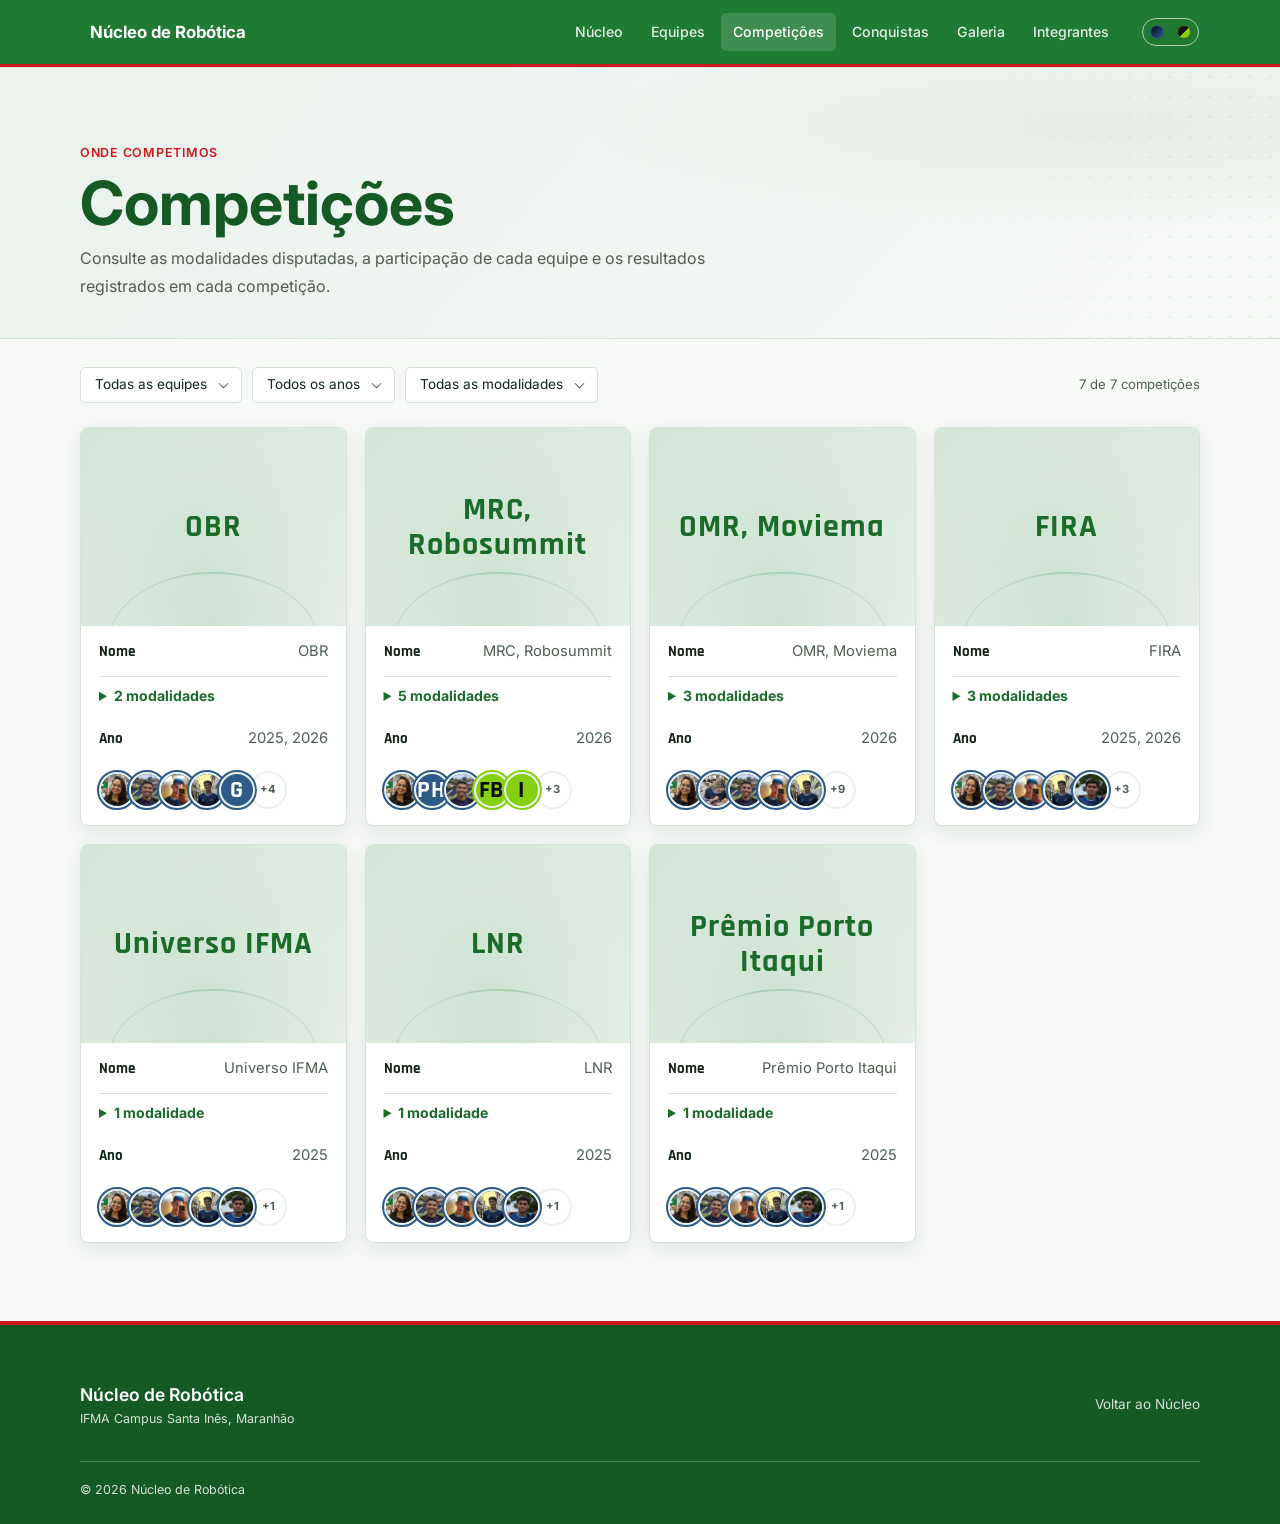
<file: competicoes.html>
<!DOCTYPE html>
<html lang="pt-BR">
<head>
  <meta charset="UTF-8">
  <meta name="viewport" content="width=device-width, initial-scale=1">
  <meta name="description" content="Veja as competições disputadas pelo Núcleo de Robótica do IFMA Campus Santa Inês, e consulte modalidades e resultados por equipe.">
  <title>Competições, Núcleo de Robótica IFMA Santa Inês</title>
  <link rel="icon" href="assets/orion/logo_roundness.png">

  <link rel="preconnect" href="https://fonts.googleapis.com">
  <link rel="preconnect" href="https://fonts.gstatic.com" crossorigin>
  <link href="https://fonts.googleapis.com/css2?family=Inter:wght@400;500&family=Rajdhani:wght@500;600;700&display=swap" rel="stylesheet">

  <link rel="stylesheet" href="styles/base.css">
  <link rel="stylesheet" href="styles/home.css">
  <link rel="stylesheet" href="styles/inner.css">
  <link rel="stylesheet" href="styles/competicoes.css">
  <link rel="stylesheet" href="styles/polish.css">
  <link rel="stylesheet" href="styles/motion.css">
  <link rel="stylesheet" href="styles/theme-switcher.css">
  <link rel="stylesheet" href="styles/carousel.css">
</head>
<body data-root="">

  <header class="site-header" id="top">
    <div class="wrap header-inner">

      <a class="brand" href="index.html" aria-label="Núcleo de Robótica: início">
        <span class="mark" aria-hidden="true"></span>
        <span>Núcleo de Robótica</span>
      </a>

      <nav class="main-nav" id="main-nav" aria-label="Navegação principal">
        <a href="index.html">Núcleo</a>
        <a href="index.html#equipes">Equipes</a>
        <a href="competicoes.html" aria-current="page">Competições</a>
        <a href="index.html#conquistas">Conquistas</a>
        <a href="galeria.html">Galeria</a>
        <a href="integrantes.html">Integrantes</a>
      </nav>

      <div class="header-actions">
        <div class="theme-picker" role="group" aria-label="Tema">
          <button class="theme-choice" type="button" data-theme-choice="orion" aria-label="Tema Órion" aria-pressed="false"><span class="theme-swatch theme-swatch-orion" aria-hidden="true"></span></button>
          <button class="theme-choice" type="button" data-theme-choice="nexa" aria-label="Tema NEXA" aria-pressed="false"><span class="theme-swatch theme-swatch-nexa" aria-hidden="true"></span></button>
        </div>
        <button class="nav-toggle" id="nav-toggle" type="button" aria-label="Abrir menu" aria-controls="main-nav" aria-expanded="false">
          <span></span><span></span><span></span>
        </button>
      </div>

    </div>
  </header>


  <main>

    <section class="page-head">
      <div class="wrap">
        <p class="eyebrow rise">Onde competimos</p>
        <h1 class="rise" style="--d:.06s">Competições</h1>
        <p class="rise" style="--d:.12s">
          Consulte as modalidades disputadas, a participação de cada equipe
          e os resultados registrados em cada competição.
        </p>
      </div>
    </section>


    <section class="section" style="padding-top:28px">
      <div class="wrap">

        <div class="filters" id="filters" aria-label="Filtros de competições"></div>

        <div class="cp-grid" id="comp-grid"></div>

        <div class="empty" id="no-results" hidden>
          <p>Nenhuma competição com esses filtros.</p>
        </div>

      </div>
    </section>

  </main>

  <footer class="site-footer">
    <div class="wrap footer-simple">
      <div class="footer-brand">
        <div>
          <strong>Núcleo de Robótica</strong>
          <span>IFMA Campus Santa Inês, Maranhão</span>
        </div>
      </div>
      <div class="footer-links">
        <a href="index.html#equipes">Voltar ao Núcleo</a>
      </div>
    </div>
    <div class="wrap footer-bottom">
      <span>© <span id="year"></span> Núcleo de Robótica</span>
    </div>
  </footer>
  <script src="javascript/loader.js" data-root="" data-page="competitions"></script>
</body>
</html>
</file>
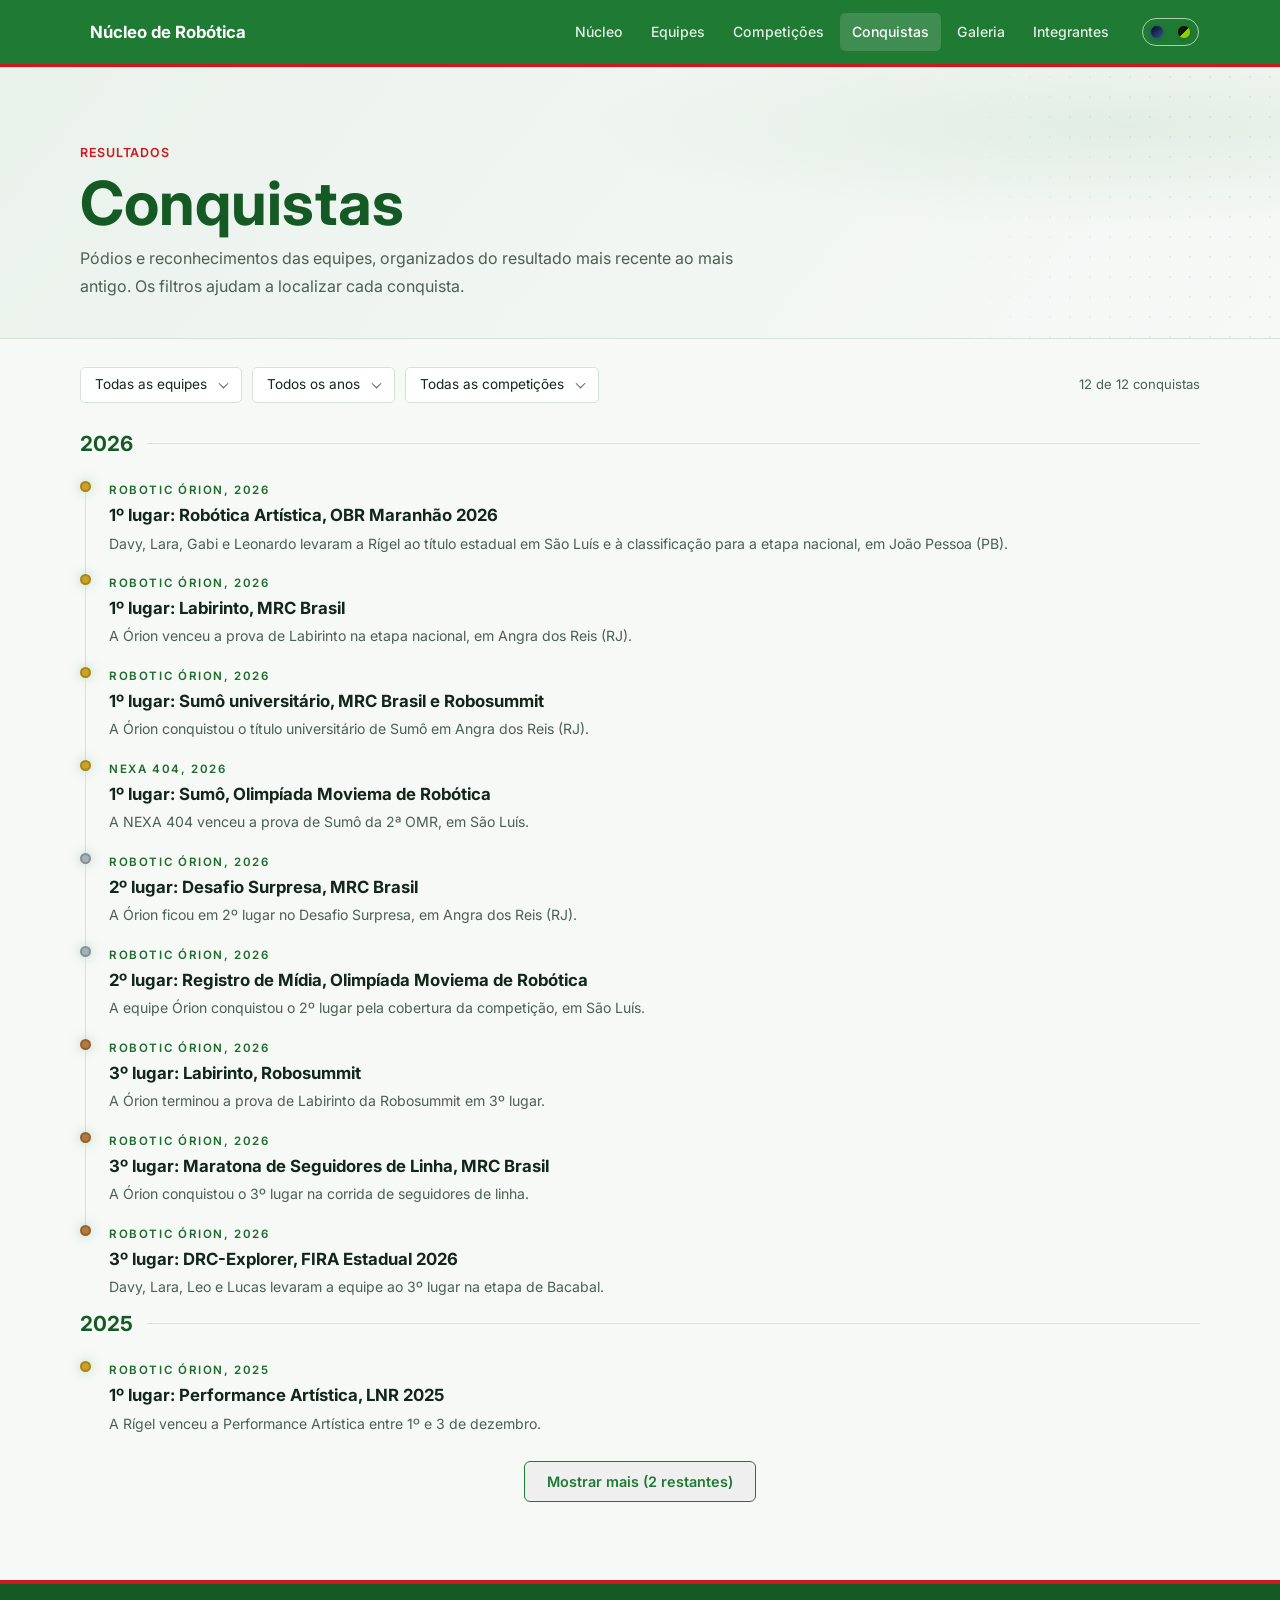
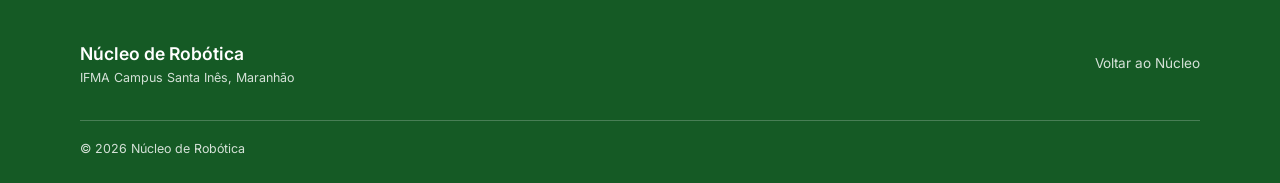
<file: conquistas.html>
<!DOCTYPE html>
<html lang="pt-BR">
<head>
  <meta charset="UTF-8">
  <meta name="viewport" content="width=device-width, initial-scale=1">
  <meta name="description" content="Consulte os pódios e reconhecimentos das equipes do Núcleo de Robótica do IFMA Campus Santa Inês.">
  <title>Conquistas, Núcleo de Robótica IFMA Santa Inês</title>
  <link rel="icon" href="assets/orion/logo_roundness.png">

  <link rel="preconnect" href="https://fonts.googleapis.com">
  <link rel="preconnect" href="https://fonts.gstatic.com" crossorigin>
  <link href="https://fonts.googleapis.com/css2?family=Inter:wght@400;500&family=Rajdhani:wght@500;600;700&display=swap" rel="stylesheet">

  <link rel="stylesheet" href="styles/base.css">
  <link rel="stylesheet" href="styles/home.css">
  <link rel="stylesheet" href="styles/inner.css">
  <link rel="stylesheet" href="styles/conquistas.css">
  <link rel="stylesheet" href="styles/polish.css">
  <link rel="stylesheet" href="styles/motion.css">
  <link rel="stylesheet" href="styles/theme-switcher.css">
  <link rel="stylesheet" href="styles/carousel.css">
</head>
<body data-root="">

  <header class="site-header" id="top">
    <div class="wrap header-inner">

      <a class="brand" href="index.html" aria-label="Núcleo de Robótica: início">
        <span class="mark" aria-hidden="true"></span>
        <span>Núcleo de Robótica</span>
      </a>

      <nav class="main-nav" id="main-nav" aria-label="Navegação principal">
        <a href="index.html">Núcleo</a>
        <a href="index.html#equipes">Equipes</a>
        <a href="competicoes.html">Competições</a>
        <a href="conquistas.html" aria-current="page">Conquistas</a>
        <a href="galeria.html">Galeria</a>
        <a href="integrantes.html">Integrantes</a>
      </nav>

      <div class="header-actions">
        <div class="theme-picker" role="group" aria-label="Tema">
          <button class="theme-choice" type="button" data-theme-choice="orion" aria-label="Tema Órion" aria-pressed="false"><span class="theme-swatch theme-swatch-orion" aria-hidden="true"></span></button>
          <button class="theme-choice" type="button" data-theme-choice="nexa" aria-label="Tema NEXA" aria-pressed="false"><span class="theme-swatch theme-swatch-nexa" aria-hidden="true"></span></button>
        </div>
        <button class="nav-toggle" id="nav-toggle" type="button" aria-label="Abrir menu" aria-controls="main-nav" aria-expanded="false">
          <span></span><span></span><span></span>
        </button>
      </div>

    </div>
  </header>


  <main>

    <section class="page-head">
      <div class="wrap">
        <p class="eyebrow rise">Resultados</p>
        <h1 class="rise" style="--d:.06s">Conquistas</h1>
        <p class="rise" style="--d:.12s">
          Pódios e reconhecimentos das equipes, organizados do resultado mais
          recente ao mais antigo. Os filtros ajudam a localizar cada conquista.
        </p>
      </div>
    </section>


    <section class="section" style="padding-top:28px">
      <div class="wrap">

        <div class="filters" id="filters" aria-label="Filtros de conquistas"></div>

        <div id="ach-list"></div>

        <div class="empty" id="no-results" hidden>
          <p>Nenhuma conquista com esses filtros.</p>
        </div>

      </div>
    </section>

  </main>

  <footer class="site-footer">
    <div class="wrap footer-simple">
      <div class="footer-brand">
        <div>
          <strong>Núcleo de Robótica</strong>
          <span>IFMA Campus Santa Inês, Maranhão</span>
        </div>
      </div>
      <div class="footer-links">
        <a href="index.html#equipes">Voltar ao Núcleo</a>
      </div>
    </div>
    <div class="wrap footer-bottom">
      <span>© <span id="year"></span> Núcleo de Robótica</span>
    </div>
  </footer>
  <script src="javascript/loader.js" data-root="" data-page="achievements"></script>
</body>
</html>
</file>
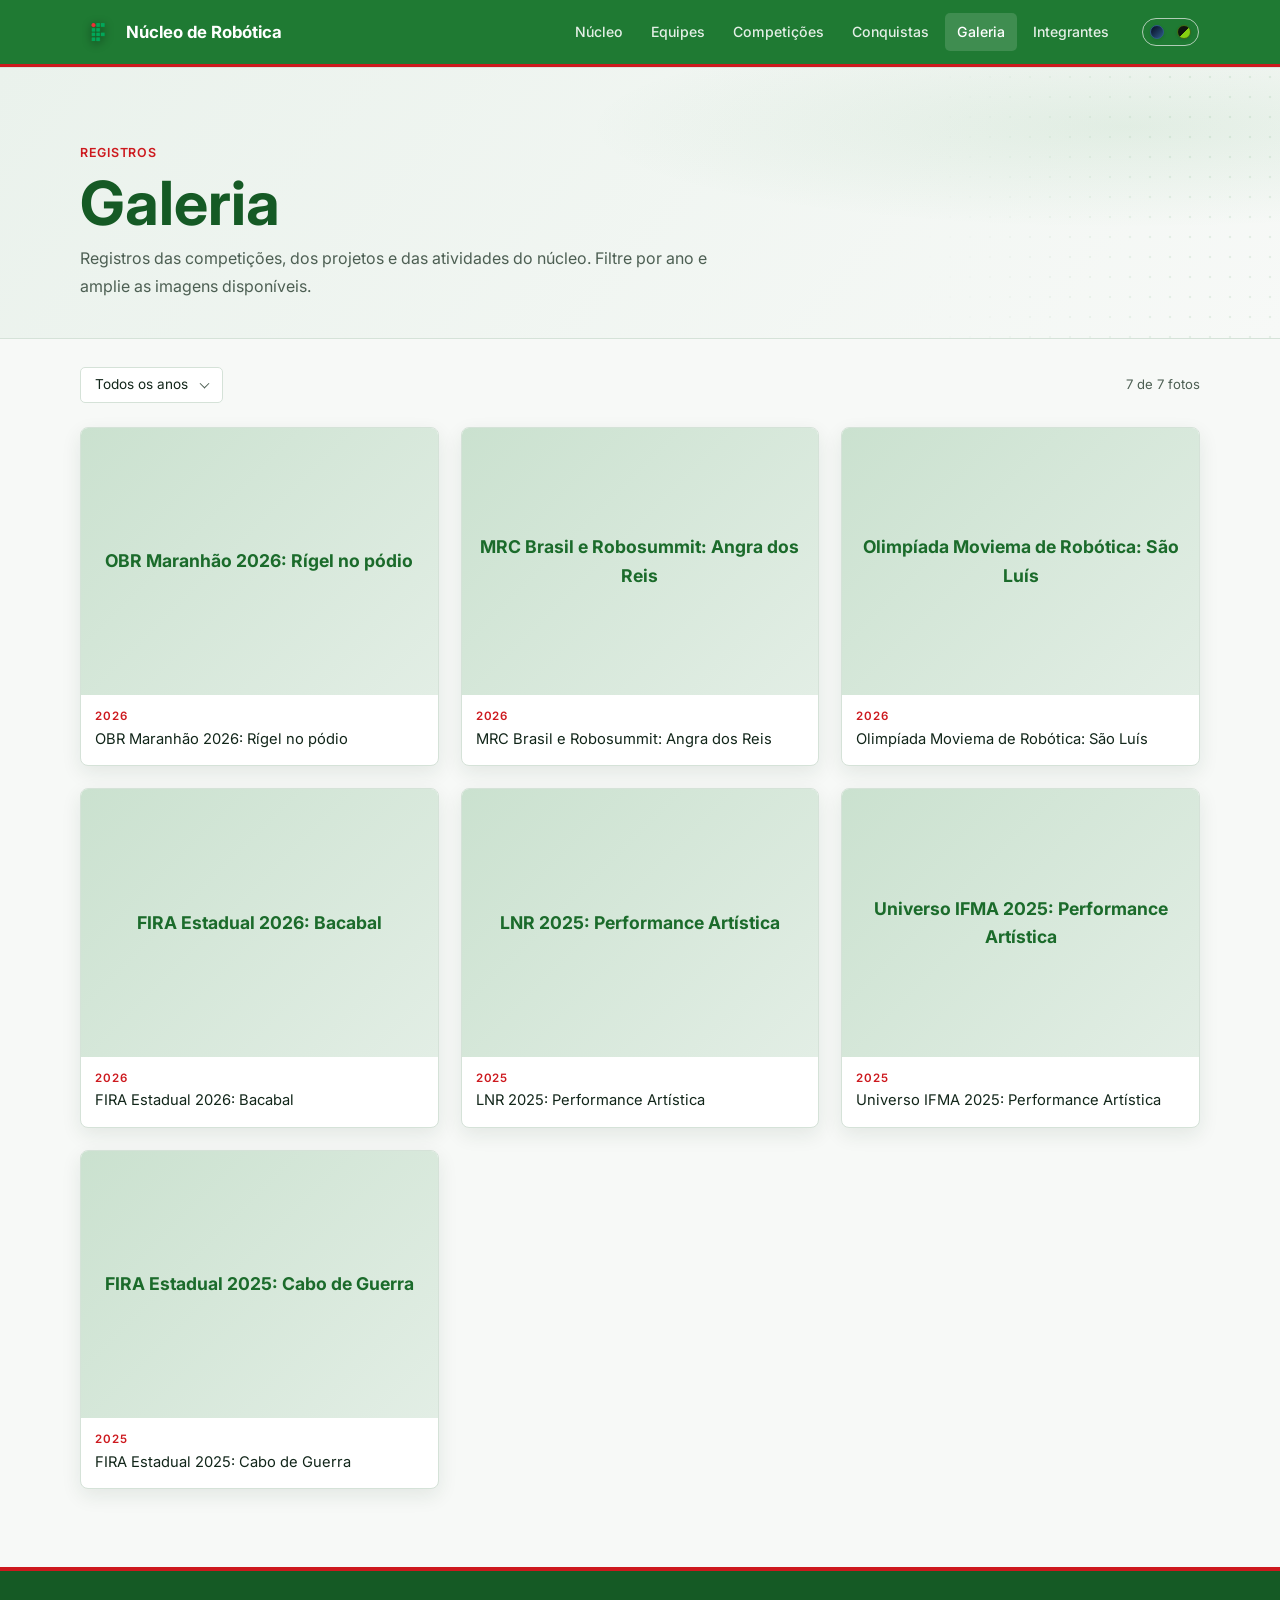
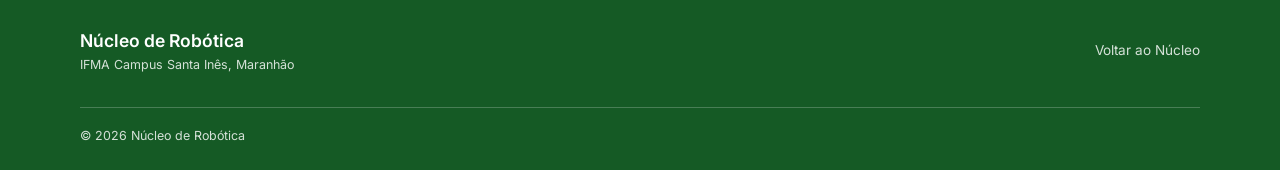
<file: galeria.html>
<!DOCTYPE html>
<html lang="pt-BR">
<head>
  <meta charset="UTF-8">
  <meta name="viewport" content="width=device-width, initial-scale=1">
  <meta name="description" content="Registros de competições, projetos e atividades do Núcleo de Robótica do IFMA Campus Santa Inês.">
  <title>Galeria, Núcleo de Robótica IFMA Santa Inês</title>
  <link rel="icon" href="assets/orion/logo_roundness.png">

  <link rel="preconnect" href="https://fonts.googleapis.com">
  <link rel="preconnect" href="https://fonts.gstatic.com" crossorigin>
  <link href="https://fonts.googleapis.com/css2?family=Inter:wght@400;500&family=Rajdhani:wght@500;600;700&display=swap" rel="stylesheet">

  <link rel="stylesheet" href="styles/base.css">
  <link rel="stylesheet" href="styles/home.css">
  <link rel="stylesheet" href="styles/inner.css">
  <link rel="stylesheet" href="styles/secoes.css">
  <link rel="stylesheet" href="styles/polish.css">
  <link rel="stylesheet" href="styles/motion.css">
  <link rel="stylesheet" href="styles/theme-switcher.css">
  <link rel="stylesheet" href="styles/carousel.css">
</head>
<body data-root="">

  <header class="site-header" id="top">
    <div class="wrap header-inner">

      <a class="brand" href="index.html" aria-label="Núcleo de Robótica: início">
        <img src="assets/logo-nucleo.png" alt="" width="36" height="36">
        <span>Núcleo de Robótica</span>
      </a>

      <nav class="main-nav" id="main-nav" aria-label="Navegação principal">
        <a href="index.html">Núcleo</a>
        <a href="index.html#equipes">Equipes</a>
        <a href="competicoes.html">Competições</a>
        <a href="index.html#conquistas">Conquistas</a>
        <a href="galeria.html" aria-current="page">Galeria</a>
        <a href="integrantes.html">Integrantes</a>
      </nav>

      <div class="header-actions">
        <div class="theme-picker" role="group" aria-label="Tema">
          <button class="theme-choice" type="button" data-theme-choice="orion" aria-label="Tema Órion" aria-pressed="false"><span class="theme-swatch theme-swatch-orion" aria-hidden="true"></span></button>
          <button class="theme-choice" type="button" data-theme-choice="nexa" aria-label="Tema NEXA" aria-pressed="false"><span class="theme-swatch theme-swatch-nexa" aria-hidden="true"></span></button>
        </div>
        <button class="nav-toggle" id="nav-toggle" type="button" aria-label="Abrir menu" aria-controls="main-nav" aria-expanded="false">
          <span></span><span></span><span></span>
        </button>
      </div>

    </div>
  </header>


  <main>

    <section class="page-head">
      <div class="wrap">
        <p class="eyebrow rise">Registros</p>
        <h1 class="rise" style="--d:.06s">Galeria</h1>
        <p class="rise" style="--d:.12s">
          Registros das competições, dos projetos e das atividades do núcleo.
          Filtre por ano e amplie as imagens disponíveis.
        </p>
      </div>
    </section>


    <section class="section" style="padding-top:28px">
      <div class="wrap">

        <div class="filters" id="filters" aria-label="Filtro de fotos por ano"></div>

        <div data-list="gallery" data-view="page"></div>

        <div class="empty" id="no-results" hidden>
          <p>Nenhuma foto nesse ano.</p>
        </div>

      </div>
    </section>

  </main>

  <footer class="site-footer">
    <div class="wrap footer-simple">
      <div class="footer-brand">
        <div>
          <strong>Núcleo de Robótica</strong>
          <span>IFMA Campus Santa Inês, Maranhão</span>
        </div>
      </div>
      <div class="footer-links">
        <a href="index.html#equipes">Voltar ao Núcleo</a>
      </div>
    </div>
    <div class="wrap footer-bottom">
      <span>© <span id="year"></span> Núcleo de Robótica</span>
    </div>
  </footer>
  <script src="javascript/loader.js" data-root="" data-page="gallery"></script>
</body>
</html>
</file>
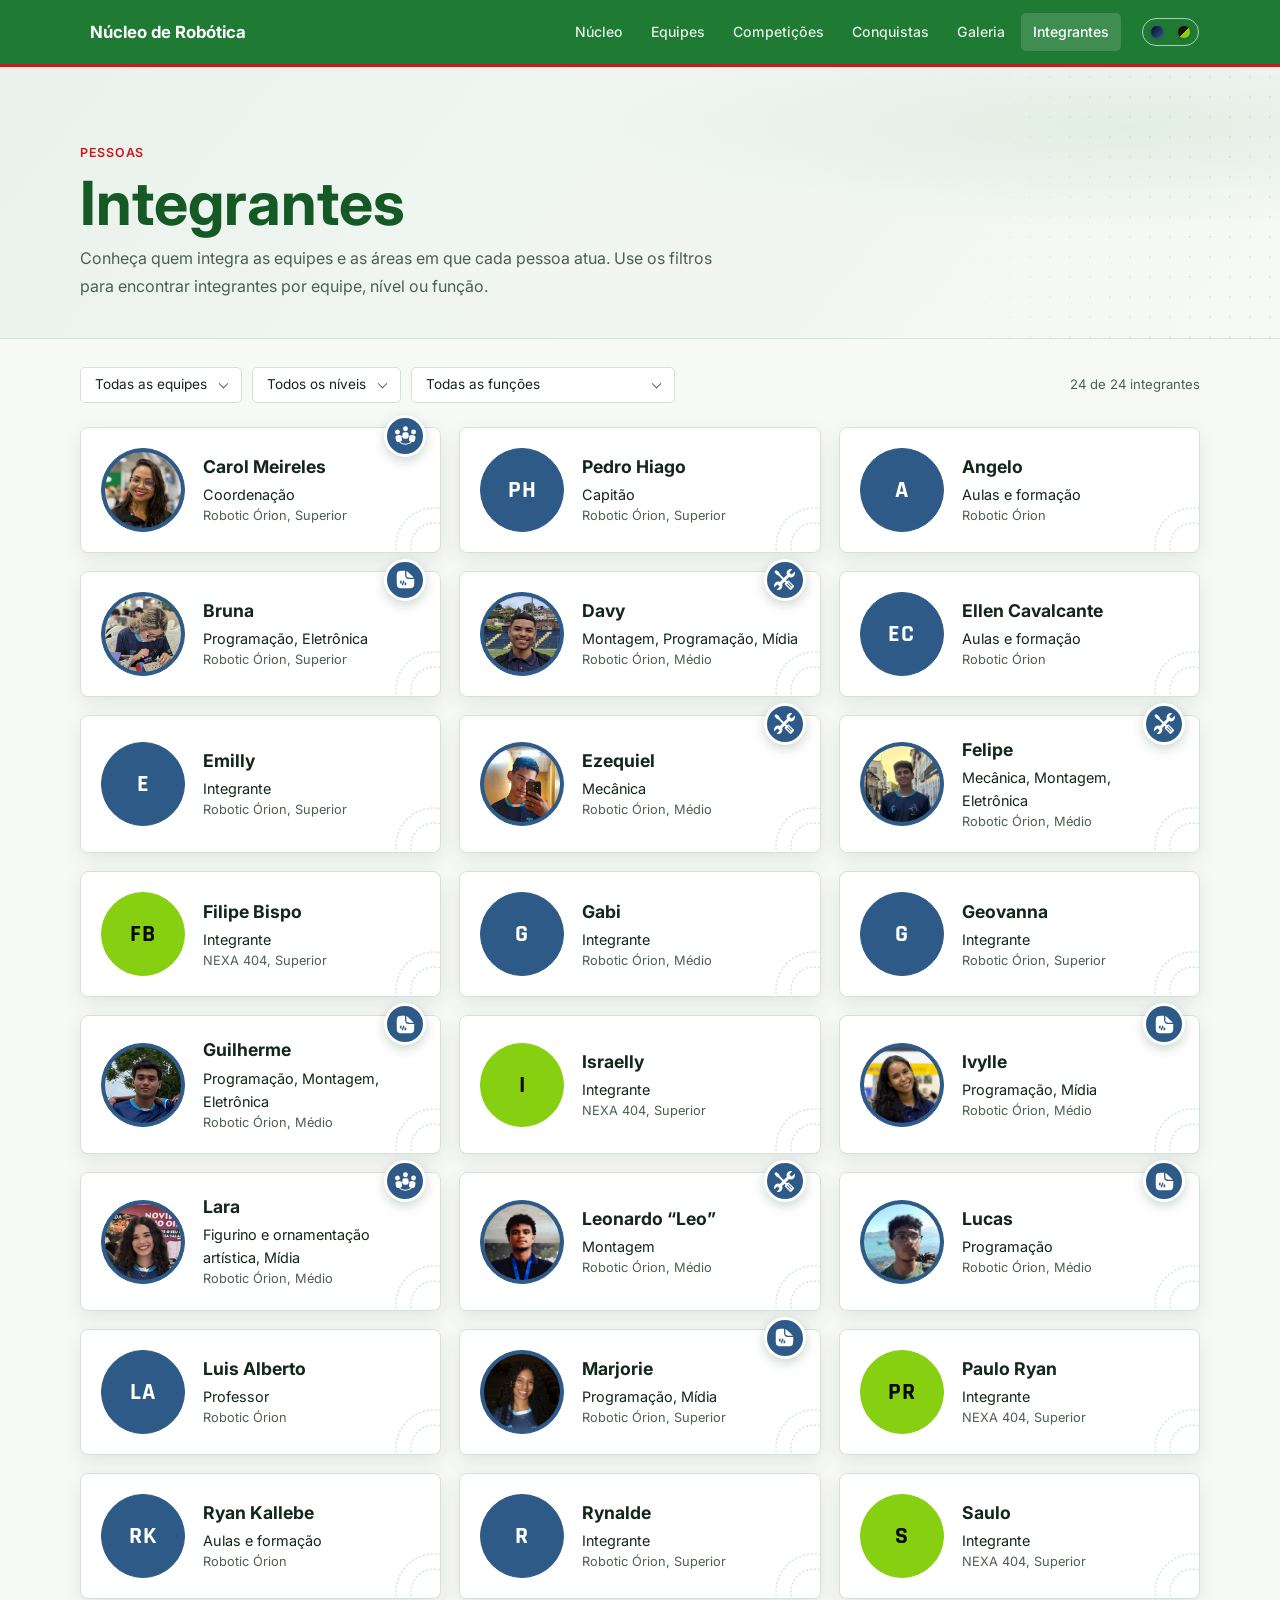
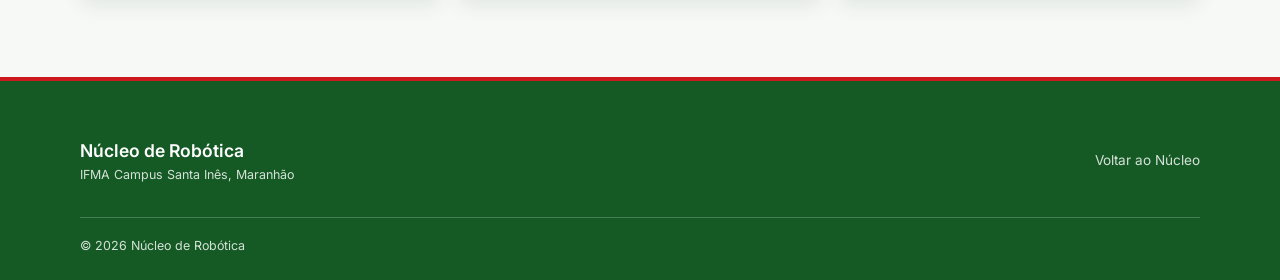
<file: integrantes.html>
<!DOCTYPE html>
<html lang="pt-BR">
<head>
  <meta charset="UTF-8">
  <meta name="viewport" content="width=device-width, initial-scale=1">
  <meta name="description" content="Conheça quem integra as equipes do Núcleo de Robótica do IFMA Campus Santa Inês, e filtre por equipe, nível ou função.">
  <title>Integrantes, Núcleo de Robótica IFMA Santa Inês</title>
  <link rel="icon" href="assets/orion/logo_roundness.png">

  <link rel="preconnect" href="https://fonts.googleapis.com">
  <link rel="preconnect" href="https://fonts.gstatic.com" crossorigin>
  <link href="https://fonts.googleapis.com/css2?family=Inter:wght@400;500&family=Rajdhani:wght@500;600;700&display=swap" rel="stylesheet">

  <link rel="stylesheet" href="styles/base.css">
  <link rel="stylesheet" href="styles/home.css">
  <link rel="stylesheet" href="styles/inner.css">
  <link rel="stylesheet" href="styles/integrantes.css">
  <link rel="stylesheet" href="styles/polish.css">
  <link rel="stylesheet" href="styles/motion.css">
  <link rel="stylesheet" href="styles/theme-switcher.css">
  <link rel="stylesheet" href="styles/carousel.css">
</head>
<body data-root="">

  <header class="site-header" id="top">
    <div class="wrap header-inner">

      <a class="brand" href="index.html" aria-label="Núcleo de Robótica: início">
        <span class="mark" aria-hidden="true"></span>
        <span>Núcleo de Robótica</span>
      </a>

      <nav class="main-nav" id="main-nav" aria-label="Navegação principal">
        <a href="index.html">Núcleo</a>
        <a href="index.html#equipes">Equipes</a>
        <a href="competicoes.html">Competições</a>
        <a href="index.html#conquistas">Conquistas</a>
        <a href="galeria.html">Galeria</a>
        <a href="integrantes.html" aria-current="page">Integrantes</a>
      </nav>

      <div class="header-actions">
        <div class="theme-picker" role="group" aria-label="Tema">
          <button class="theme-choice" type="button" data-theme-choice="orion" aria-label="Tema Órion" aria-pressed="false"><span class="theme-swatch theme-swatch-orion" aria-hidden="true"></span></button>
          <button class="theme-choice" type="button" data-theme-choice="nexa" aria-label="Tema NEXA" aria-pressed="false"><span class="theme-swatch theme-swatch-nexa" aria-hidden="true"></span></button>
        </div>
        <button class="nav-toggle" id="nav-toggle" type="button" aria-label="Abrir menu" aria-controls="main-nav" aria-expanded="false">
          <span></span><span></span><span></span>
        </button>
      </div>

    </div>
  </header>


  <main>

    <section class="page-head">
      <div class="wrap">
        <p class="eyebrow rise">Pessoas</p>
        <h1 class="rise" style="--d:.06s">Integrantes</h1>
        <p class="rise" style="--d:.12s">
          Conheça quem integra as equipes e as áreas em que cada pessoa atua.
          Use os filtros para encontrar integrantes por equipe, nível ou função.
        </p>
      </div>
    </section>


    <section class="section" style="padding-top:28px">
      <div class="wrap">

        <div class="filters" id="filters" aria-label="Filtros de integrantes"></div>

        <div data-list="members" data-view="directory"></div>

        <div class="no-results" id="no-results" hidden>
          <p>Nenhum integrante com esses filtros.</p>
        </div>

      </div>
    </section>

  </main>


  <footer class="site-footer">
    <div class="wrap footer-simple">
      <div class="footer-brand">
        <div>
          <strong>Núcleo de Robótica</strong>
          <span>IFMA Campus Santa Inês, Maranhão</span>
        </div>
      </div>
      <div class="footer-links">
        <a href="index.html#equipes">Voltar ao Núcleo</a>
      </div>
    </div>
    <div class="wrap footer-bottom">
      <span>© <span id="year"></span> Núcleo de Robótica</span>
    </div>
  </footer>
  <script src="javascript/loader.js" data-root="" data-page="members"></script>
</body>
</html>
</file>
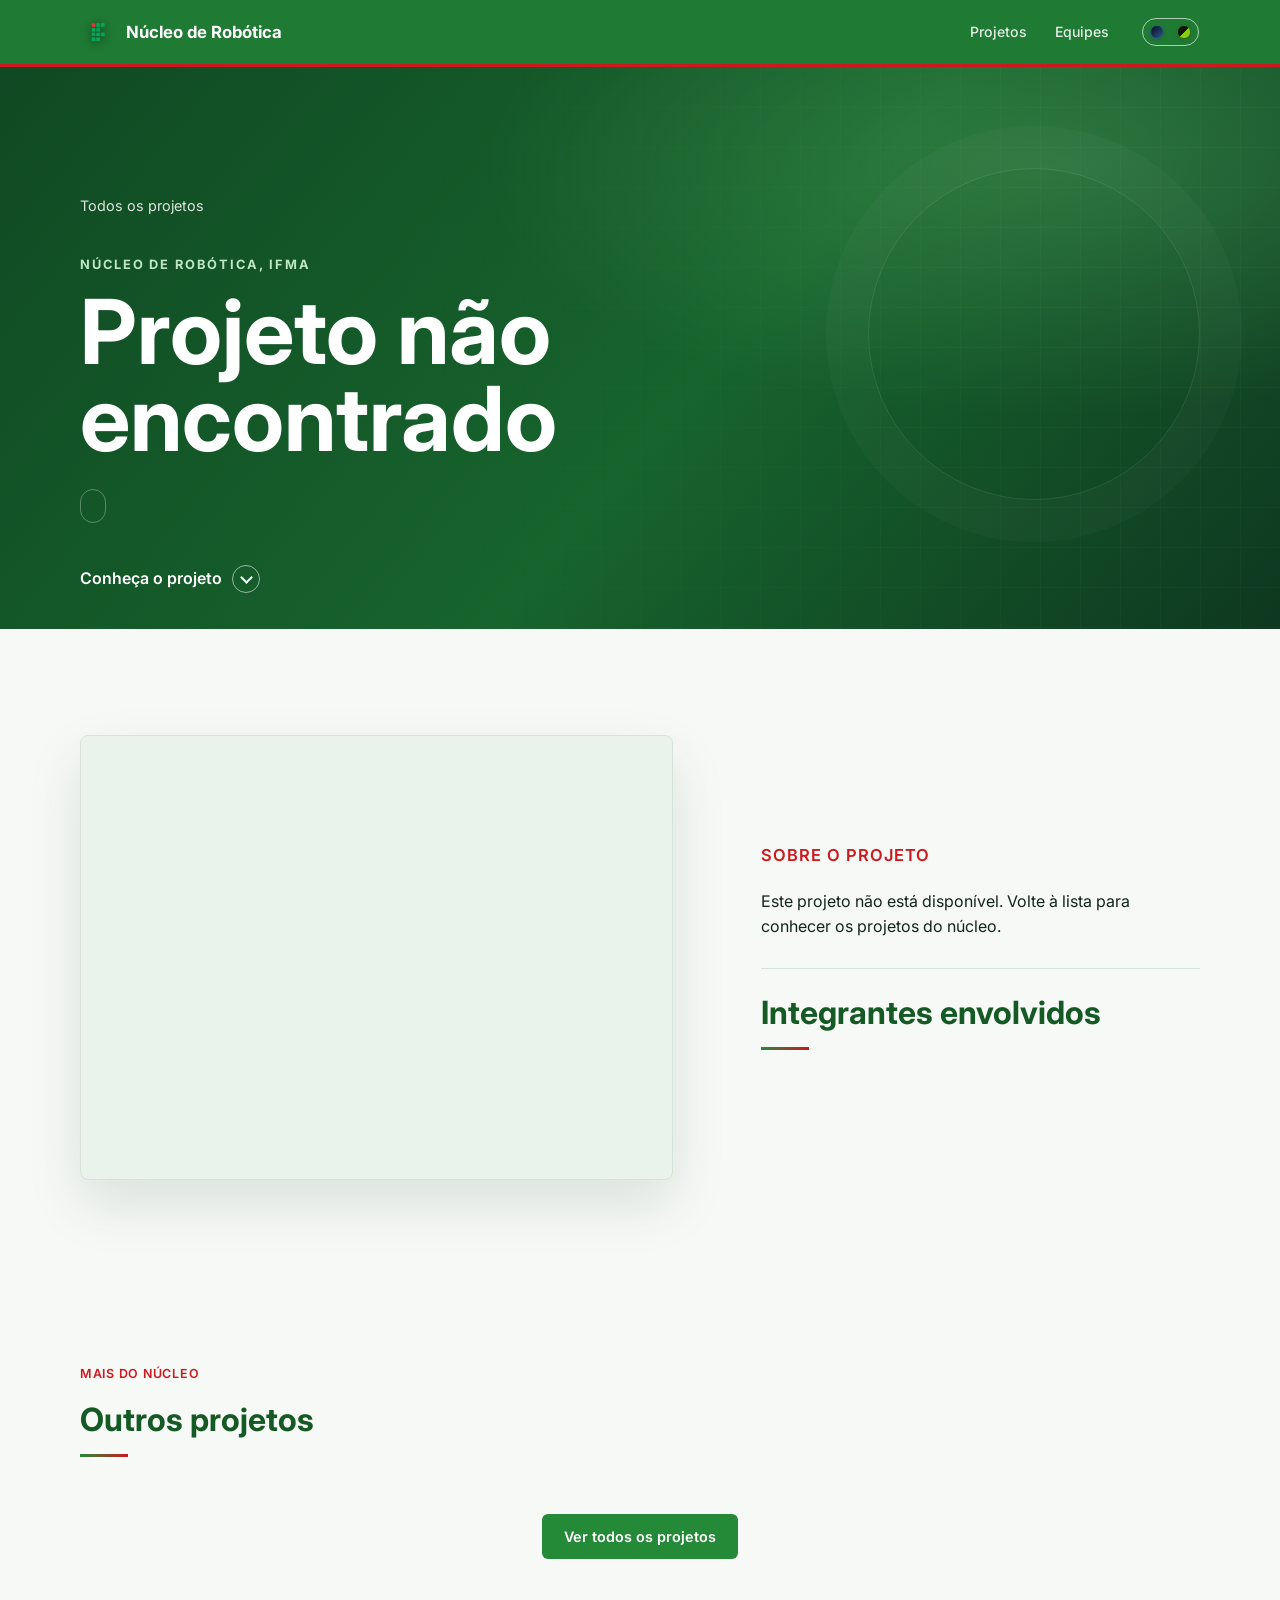
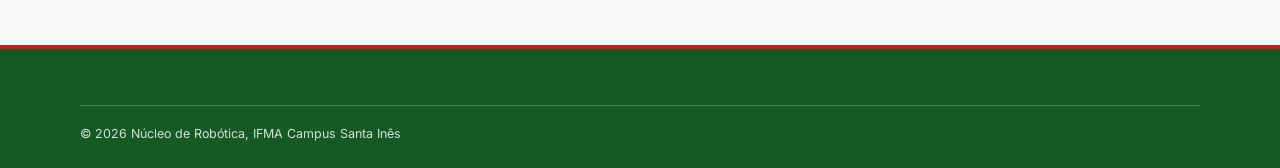
<file: projeto.html>
<!DOCTYPE html>
<html lang="pt-BR">
<head>
  <meta charset="UTF-8">
  <meta name="viewport" content="width=device-width, initial-scale=1">
  <meta name="description" content="Conheça os projetos do Núcleo de Robótica do IFMA Campus Santa Inês.">
  <title>Projeto, Núcleo de Robótica IFMA</title>
  <link rel="icon" href="assets/logo-nucleo.png">
  <link rel="preconnect" href="https://fonts.googleapis.com">
  <link rel="preconnect" href="https://fonts.gstatic.com" crossorigin>
  <link href="https://fonts.googleapis.com/css2?family=Inter:wght@400;500&family=Rajdhani:wght@500;600;700&display=swap" rel="stylesheet">
  <link rel="stylesheet" href="styles/base.css">
  <link rel="stylesheet" href="styles/home.css">
  <link rel="stylesheet" href="styles/secoes.css">
  <link rel="stylesheet" href="styles/inner.css">
  <link rel="stylesheet" href="styles/blocos.css">
  <link rel="stylesheet" href="styles/polish.css">
  <link rel="stylesheet" href="styles/motion.css">
  <link rel="stylesheet" href="styles/theme-switcher.css">
  <link rel="stylesheet" href="styles/tecnoarte-media.css">
  <link rel="stylesheet" href="styles/carousel.css">
</head>
<body data-root="">
  <header class="site-header" id="top"><div class="wrap header-inner">
    <a class="brand" href="index.html" aria-label="Núcleo de Robótica: início"><img src="assets/logo-nucleo.png" alt="" width="36" height="36"><span>Núcleo de Robótica</span></a>
    <nav class="main-nav" id="main-nav" aria-label="Navegação principal"><a href="index.html#projetos">Projetos</a><a href="index.html#equipes">Equipes</a></nav>
    <div class="header-actions">
        <div class="theme-picker" role="group" aria-label="Tema">
          <button class="theme-choice" type="button" data-theme-choice="orion" aria-label="Tema Órion" aria-pressed="false"><span class="theme-swatch theme-swatch-orion" aria-hidden="true"></span></button>
          <button class="theme-choice" type="button" data-theme-choice="nexa" aria-label="Tema NEXA" aria-pressed="false"><span class="theme-swatch theme-swatch-nexa" aria-hidden="true"></span></button>
        </div><button class="nav-toggle" id="nav-toggle" type="button" aria-label="Abrir menu" aria-controls="main-nav" aria-expanded="false"><span></span><span></span><span></span></button></div>
  </div></header>
  <main id="project-content">
    <section class="project-hero">
      <div class="wrap project-hero-inner">
        <a class="project-back" href="index.html#projetos">Todos os projetos</a>
        <span class="project-kicker">Núcleo de Robótica, IFMA</span>
        <h1 id="project-title">Projeto</h1>
        <p id="project-lead" class="project-lead"></p>
        <div class="project-meta"><span id="project-teams" class="project-team-tags"></span><span id="project-category" class="project-category-tag"></span><span id="project-status" class="project-detail-status"></span></div>
        <a class="project-scroll" href="#project-story">Conheça o projeto <span aria-hidden="true"></span></a>
      </div>
    </section>
    <section class="section project-story" id="project-story">
      <div class="wrap project-layout">
        <figure id="project-image" class="project-detail-media"></figure>
        <div class="project-detail-copy"><p class="eyebrow">Sobre o projeto</p><div id="project-description"></div><section id="project-members" class="project-member-list"><h2>Integrantes envolvidos</h2></section></div>
      </div>
      <div class="wrap" id="project-blocks" style="padding:0"></div>
    </section>
    <section class="section project-related-section"><div class="wrap">
      <p class="eyebrow">Mais do núcleo</p><h2>Outros projetos</h2><div id="related-projects" class="project-related"></div>
      <div class="section-cta"><a class="btn btn-primary" href="index.html#projetos">Ver todos os projetos</a></div>
    </div></section>
  </main>
  <footer class="site-footer"><div class="wrap footer-bottom"><span>© <span id="year"></span> Núcleo de Robótica, IFMA Campus Santa Inês</span></div></footer>
  <script src="javascript/loader.js" data-root="" data-page="project"></script>
</body>
</html>
</file>
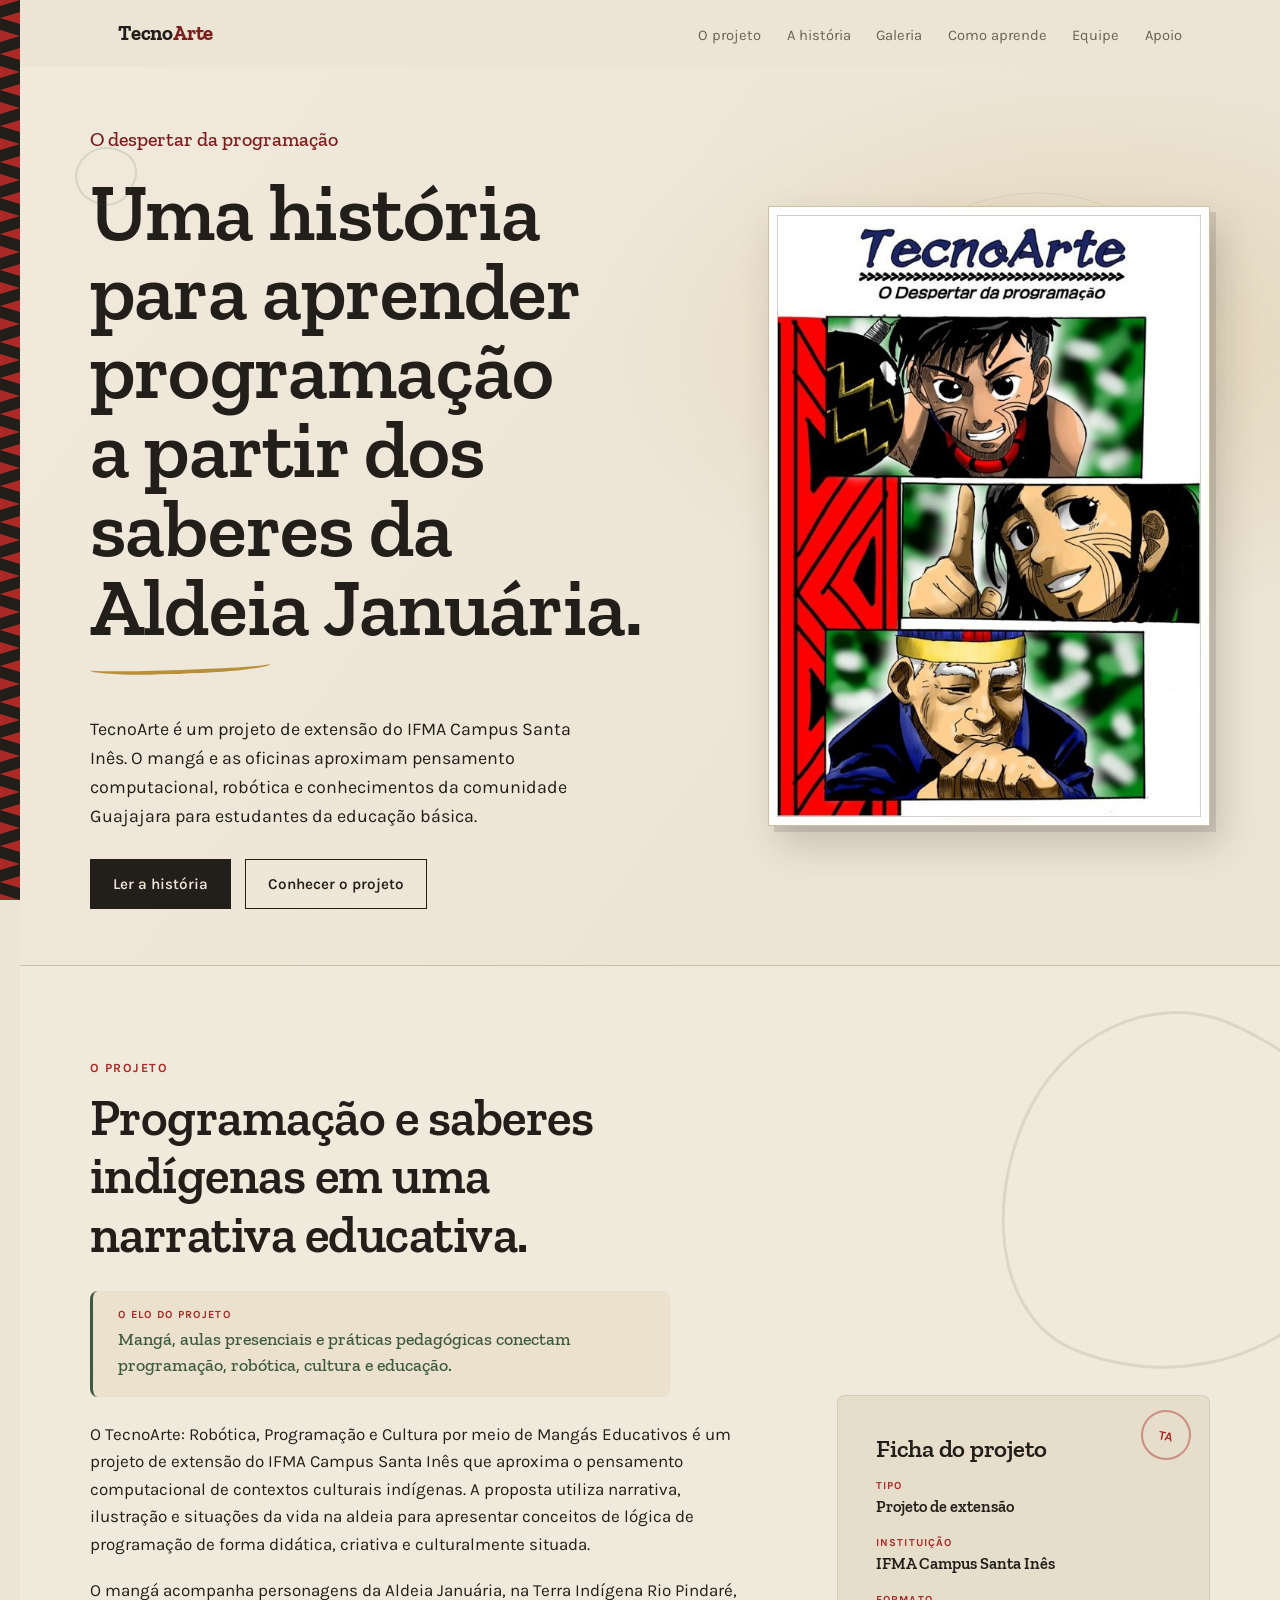
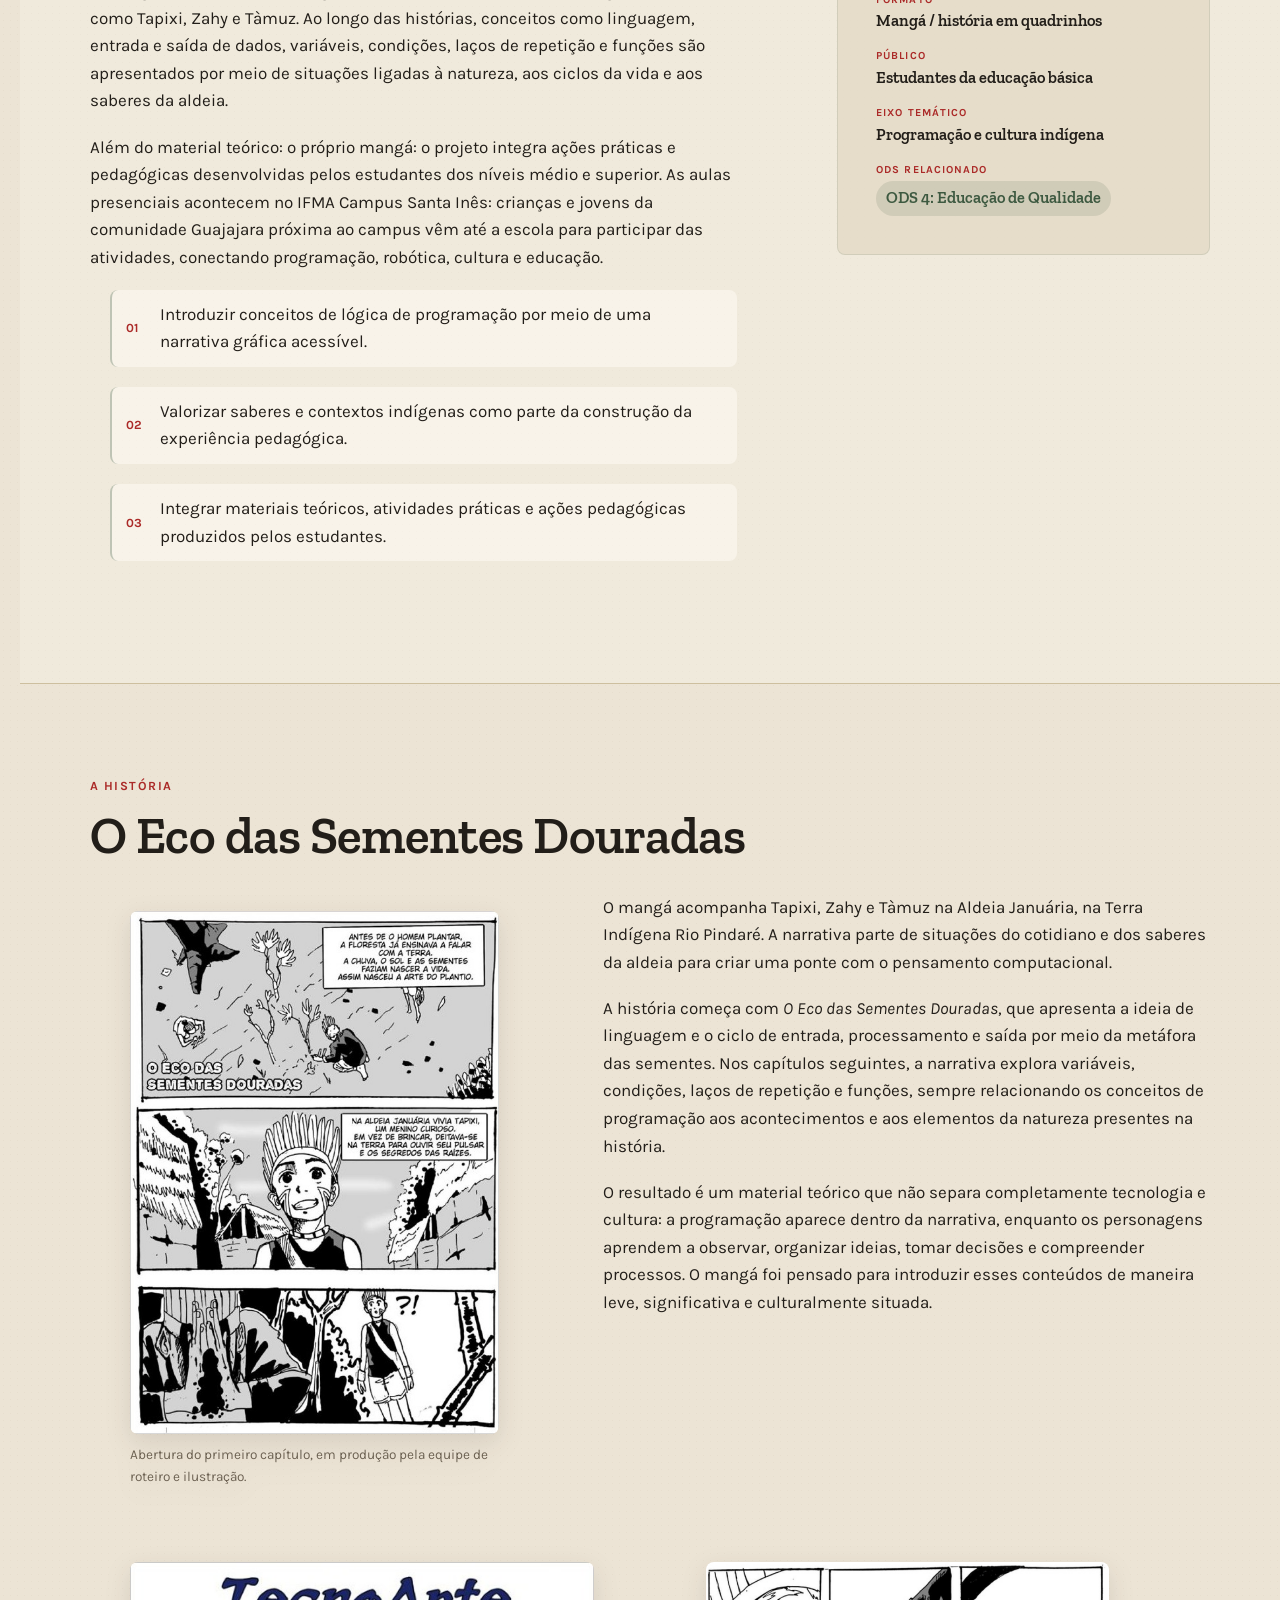
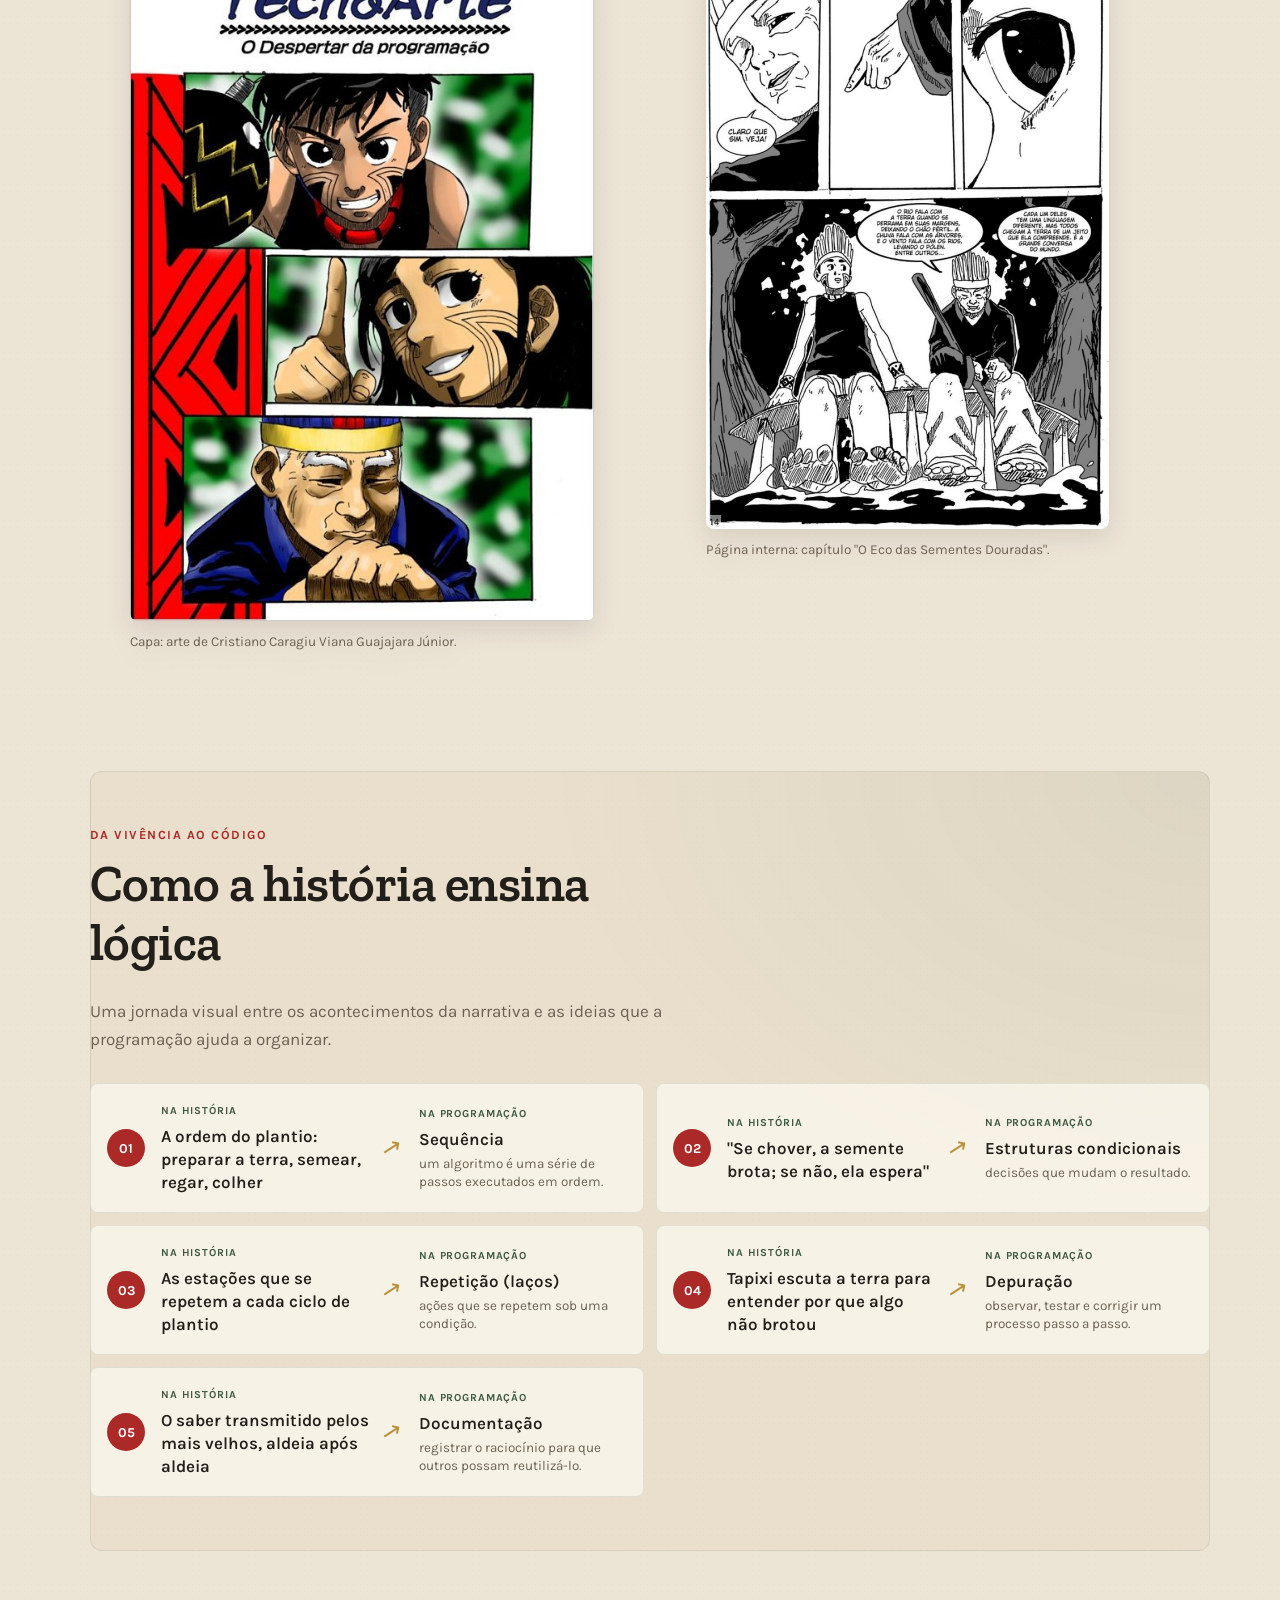
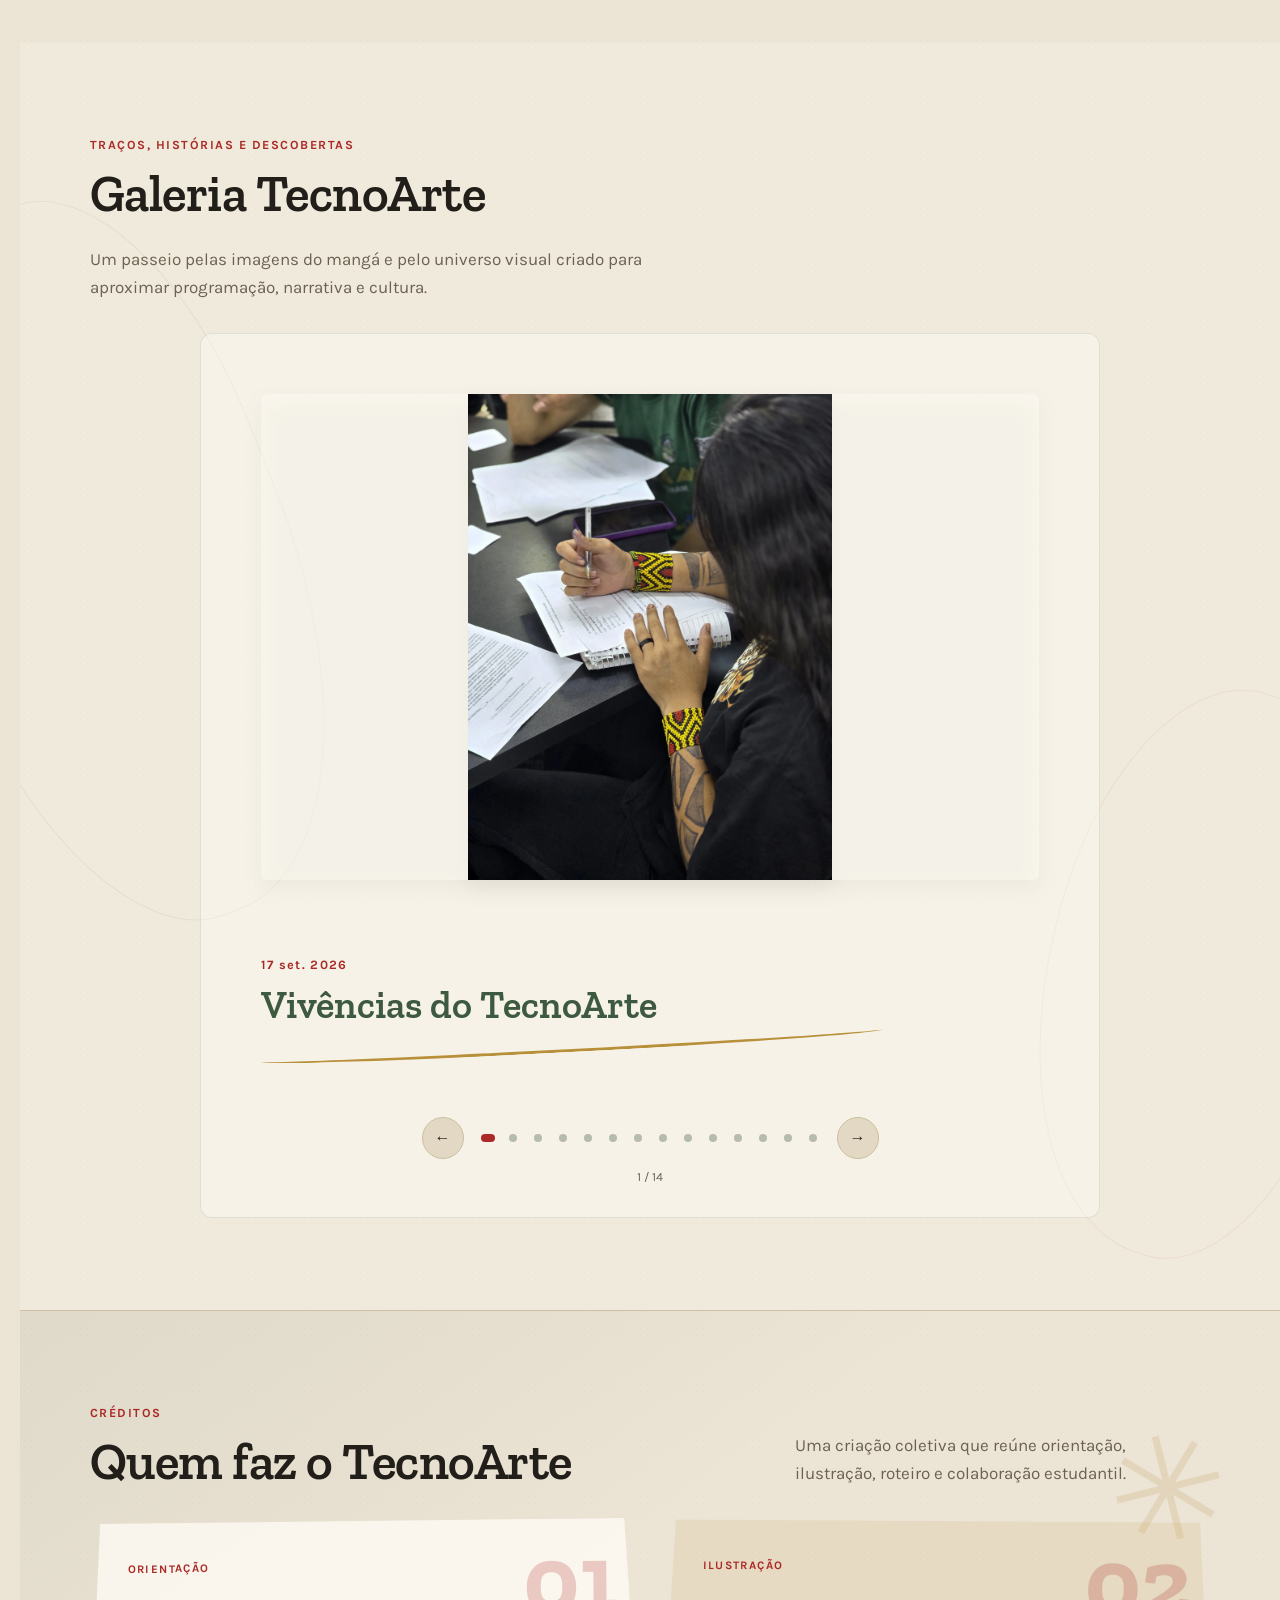
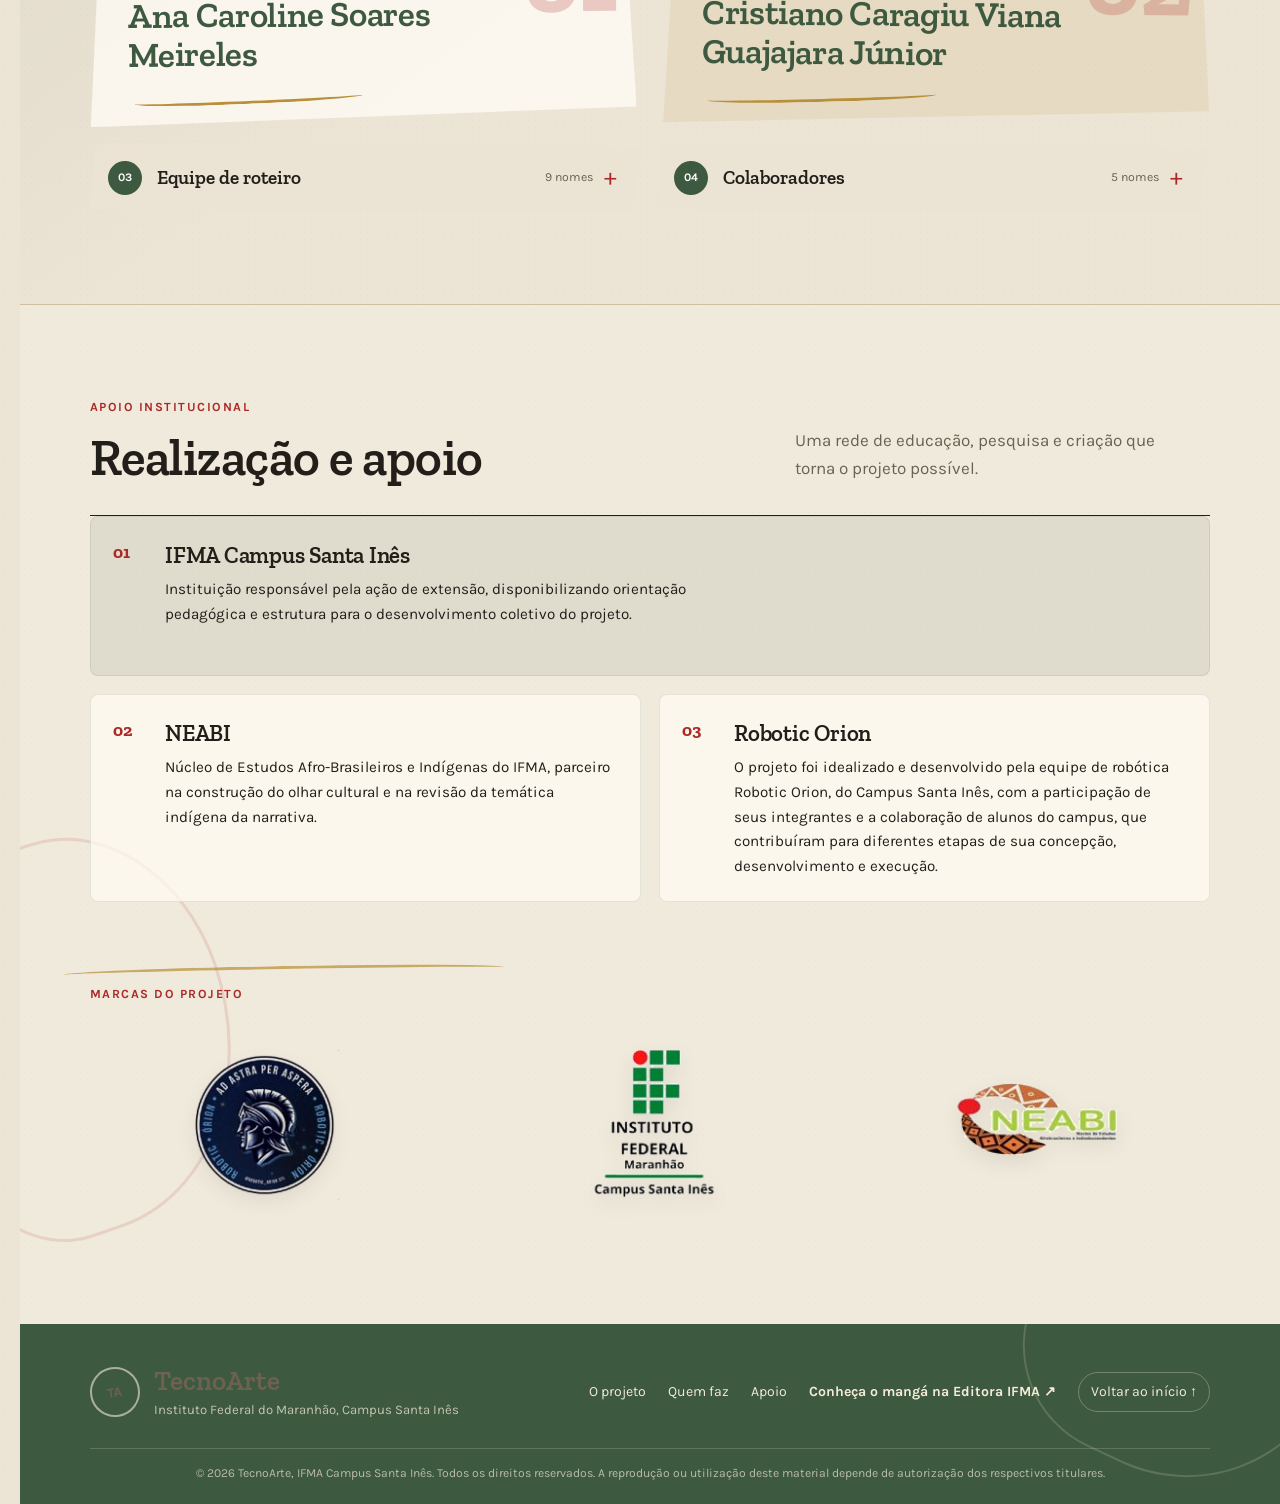
<file: tecnoarte.html>
<!DOCTYPE html>
<html lang="pt-BR">
<head>
<meta charset="UTF-8">
<meta name="viewport" content="width=device-width, initial-scale=1.0">
<title>TecnoArte: O Despertar da Programação | IFMA Campus Santa Inês</title>
<meta name="description" content="Projeto de extensão do IFMA Campus Santa Inês que ensina lógica de programação por meio de um mangá de temática indígena.">
<link rel="preconnect" href="https://fonts.googleapis.com">
<link rel="preconnect" href="https://fonts.gstatic.com" crossorigin>
<link href="https://fonts.googleapis.com/css2?family=Zilla+Slab:wght@400;500;600;700&family=Karla:wght@400;500;600;700&display=swap" rel="stylesheet">
<style>
  :root{
    --bg: #ece4d5;
    --bg-raised: #e2d8c4;
    --ink: #221e19;
    --muted: #6c6152;
    --red: #ab2a28;
    --red-deep: #7d1e1d;
    --green: #3d5940;
    --gold: #b9903a;
    --line: #cdbf9f;
    --paper-shadow: rgba(34,30,25,0.12);
    --max: 780px;
    --wide: 1080px;
  }

  *{ box-sizing: border-box; }

  html{ scroll-behavior: smooth; }

  body{
    margin: 0;
    background: var(--bg);
    color: var(--ink);
    font-family: 'Karla', sans-serif;
    font-size: 17px;
    line-height: 1.62;
    padding-left: 20px;
    -webkit-font-smoothing: antialiased;
  }

  @media (max-width: 640px){
    body{ padding-left: 13px; font-size: 16px; }
  }

  h1, h2, h3{
    font-family: 'Zilla Slab', serif;
    font-weight: 600;
    line-height: 1.15;
    margin: 0 0 0.5em 0;
    letter-spacing: -0.01em;
  }

  p{ margin: 0 0 1.1em 0; }
  a{ color: var(--red-deep); }
  a.quiet{ color: inherit; text-decoration: none; }

  img{ max-width: 100%; display: block; }

  /* -------- spine: the one bold recurring element -------- */
  .spine{
    position: fixed;
    top: 0; left: 0; bottom: 0;
    width: 20px;
    z-index: 5;
    background-color: var(--red);
    background-image: url("data:image/svg+xml,%3Csvg xmlns='http://www.w3.org/2000/svg' width='20' height='36' viewBox='0 0 20 36'%3E%3Cpolygon points='20,0 20,12 0,18 20,24 20,36 0,30 0,6' fill='%23221e19'/%3E%3C/svg%3E");
    background-repeat: repeat-y;
    background-size: 20px 36px;
  }
  @media (max-width: 640px){
    .spine{ width: 13px; background-size: 13px 24px; }
  }

  /* -------- top nav -------- */
  header.top{
    position: sticky;
    top: 0;
    z-index: 20;
    background: var(--bg);
    border-bottom: 1px solid var(--line);
  }
  .nav-inner{
    max-width: var(--wide);
    margin: 0 auto;
    padding: 16px 28px;
    display: flex;
    align-items: baseline;
    justify-content: space-between;
    gap: 20px;
  }
  .brand{
    font-family: 'Zilla Slab', serif;
    font-weight: 700;
    font-size: 1.3rem;
    letter-spacing: -0.01em;
    white-space: nowrap;
  }
  .brand span{ color: var(--red-deep); }
  nav.links{
    display: flex;
    gap: 22px;
    flex-wrap: wrap;
    font-size: 0.92rem;
  }
  nav.links a{
    text-decoration: none;
    color: var(--muted);
    border-bottom: 1px solid transparent;
    padding-bottom: 2px;
  }
  nav.links a:hover{ color: var(--ink); border-bottom-color: var(--gold); }

  @media (max-width: 640px){
    .nav-inner{ flex-direction: column; align-items: flex-start; gap: 10px; padding: 14px 18px; }
    nav.links{ gap: 14px; font-size: 0.86rem; }
  }

  section{ padding: 72px 28px; }
  @media (max-width: 640px){ section{ padding: 46px 18px; } }

  .wrap{ max-width: var(--wide); margin: 0 auto; }
  .prose{ max-width: var(--max); }

  .kicker{
    font-family: 'Karla', sans-serif;
    font-size: 0.86rem;
    color: var(--muted);
    margin: 0 0 10px 0;
  }

  /* -------- hero -------- */
  .hero{
    padding-top: 56px;
    padding-bottom: 56px;
  }
  .hero-grid{
    display: grid;
    grid-template-columns: 1.15fr 0.85fr;
    gap: 56px;
    align-items: center;
  }
  @media (max-width: 860px){
    .hero-grid{ grid-template-columns: 1fr; }
    .hero-grid .hero-art{ order: -1; max-width: 320px; }
  }
  .hero h1{
    font-size: clamp(2.4rem, 5vw, 3.6rem);
  }
  .hero .lede{
    font-size: 1.12rem;
    color: var(--ink);
    max-width: 46ch;
  }
  .hero .sub{
    font-family: 'Zilla Slab', serif;
    font-size: 1.25rem;
    color: var(--red-deep);
    font-weight: 500;
    margin-bottom: 18px;
  }
  .cta-row{
    display: flex;
    align-items: flex-start;
    gap: 14px;
    margin-top: 28px;
    flex-wrap: wrap;
  }
  .btn{
    display: inline-block;
    padding: 12px 22px;
    text-decoration: none;
    font-family: 'Karla', sans-serif;
    font-weight: 600;
    font-size: 0.95rem;
    border: 1.5px solid var(--ink);
    color: var(--ink);
  }
  .btn.primary{
    background: var(--ink);
    color: var(--bg);
  }
  .btn.primary:hover{ background: var(--red-deep); border-color: var(--red-deep); }
  .btn.ghost:hover{ background: var(--bg-raised); }
  .btn.disabled{
    background: var(--bg-raised);
    color: var(--muted);
    border-color: var(--line);
    cursor: not-allowed;
    pointer-events: none;
  }
  .btn-block{ display: inline-flex; flex-direction: column; align-items: flex-start; gap: 6px; }
  .btn-note{
    font-family: 'Karla', sans-serif;
    font-size: 0.8rem;
    color: var(--muted);
    font-style: italic;
  }

  .hero-art{
    border: 1px solid var(--line);
    box-shadow: 6px 6px 0 var(--paper-shadow);
    background: #fff;
    padding: 8px;
  }
  .hero-art img{ width: 100%; height: auto; }

  hr.rule{
    border: none;
    border-top: 1px solid var(--line);
    margin: 0;
  }

  /* -------- sobre -------- */
  .cols-2{
    display: grid;
    grid-template-columns: 1.4fr 1fr;
    gap: 60px;
  }
  @media (max-width: 860px){ .cols-2{ grid-template-columns: 1fr; gap: 30px; } }

  .fact-box{
    border: 1px solid var(--line);
    padding: 24px 26px;
    background: var(--bg-raised);
  }
  .fact-box h3{ font-size: 1.05rem; margin-bottom: 14px; }
  .fact-box dl{ margin: 0; }
  .fact-box dt{ font-size: 0.82rem; color: var(--muted); margin-top: 14px; }
  .fact-box dt:first-child{ margin-top: 0; }
  .fact-box dd{ margin: 2px 0 0 0; font-family: 'Zilla Slab', serif; font-size: 1.02rem; }

  ul.obj{ padding-left: 20px; margin: 0 0 1.2em 0; }
  ul.obj li{ margin-bottom: 10px; }

  /* -------- historia -------- */
  .story-grid{
    display: grid;
    grid-template-columns: 0.85fr 1.15fr;
    gap: 56px;
    align-items: start;
  }
  @media (max-width: 860px){
    .story-grid{ grid-template-columns: 1fr; }
  }
  .frame{
    border: 1px solid var(--line);
    box-shadow: 6px 6px 0 var(--paper-shadow);
    background: #fff;
    padding: 8px;
  }
  figcaption{
    font-size: 0.85rem;
    color: var(--muted);
    margin-top: 10px;
  }

  .filmstrip{
    display: grid;
    grid-template-columns: repeat(2, 1fr);
    gap: 18px;
    margin-top: 40px;
  }
  @media (max-width: 640px){ .filmstrip{ grid-template-columns: 1fr; } }

  .status-note{
    display: inline-block;
    margin-top: 6px;
    font-size: 0.85rem;
    color: var(--green);
    border: 1px solid var(--green);
    padding: 3px 10px;
  }

  /* -------- metodologia -------- */
  .map-table{ width: 100%; border-collapse: collapse; margin-top: 10px; }
  .map-table th{
    text-align: left;
    font-family: 'Karla', sans-serif;
    font-weight: 600;
    font-size: 0.85rem;
    color: var(--muted);
    padding: 10px 16px 10px 0;
    border-bottom: 1px solid var(--ink);
  }
  .map-table td{
    padding: 16px 16px 16px 0;
    border-bottom: 1px solid var(--line);
    vertical-align: top;
  }
  .map-table td.a{ font-family: 'Zilla Slab', serif; font-size: 1.05rem; color: var(--green); width: 40%; }
  @media (max-width: 640px){
    .map-table, .map-table thead, .map-table tbody, .map-table tr, .map-table td{ display: block; width: 100%; }
    .map-table thead{ display: none; }
    .map-table tr{ padding: 14px 0; border-bottom: 1px solid var(--line); }
    .map-table td{ border: none; padding: 4px 0; }
    .map-table td.a{ width: auto; }
  }

  /* -------- equipe -------- */
  .team-grid{
    display: grid;
    grid-template-columns: 1.2fr 1fr;
    gap: 56px;
    align-items: start;
  }
  @media (max-width: 860px){ .team-grid{ grid-template-columns: 1fr; } }

  .role-block{ margin-bottom: 30px; }
  .role-block h3{
    font-size: 0.85rem;
    text-transform: none;
    color: var(--muted);
    font-family: 'Karla', sans-serif;
    font-weight: 600;
    margin-bottom: 8px;
    border-bottom: 1px solid var(--line);
    padding-bottom: 8px;
  }
  .names{
    columns: 2;
    column-gap: 30px;
    font-family: 'Zilla Slab', serif;
    font-size: 1.02rem;
  }
  .names.single{ columns: 1; }
  .names p{ margin: 0 0 6px 0; break-inside: avoid; }
  @media (max-width: 500px){ .names{ columns: 1; } }

  /* -------- apoio -------- */
  .support-list{
    display: grid;
    grid-template-columns: repeat(3, 1fr);
    gap: 0;
    border-top: 1px solid var(--ink);
  }
  .support-item{
    padding: 26px 24px 26px 0;
    border-bottom: 1px solid var(--line);
  }
  .support-item:not(:last-child){ border-right: 1px solid var(--line); padding-right: 24px; }
  @media (max-width: 860px){
    .support-list{ grid-template-columns: 1fr; }
    .support-item{ border-right: none !important; padding-right: 0 !important; }
  }
  .support-item h3{ font-size: 1.05rem; margin-bottom: 8px; }
  .support-item p{ font-size: 0.95rem; color: var(--ink); margin-bottom: 0; }

  .callout{
    margin-top: 44px;
    border: 1.5px solid var(--ink);
    padding: 26px 28px;
    background: var(--bg-raised);
  }
  .callout p:last-child{ margin-bottom: 0; }
  .callout .label{
    font-family: 'Karla', sans-serif;
    font-weight: 700;
    font-size: 0.85rem;
    color: var(--red-deep);
    margin-bottom: 8px;
  }

  footer{
    padding: 40px 28px 60px;
    border-top: 1px solid var(--line);
  }
  .footer-inner{
    max-width: var(--wide);
    margin: 0 auto;
    display: flex;
    justify-content: space-between;
    flex-wrap: wrap;
    gap: 18px;
    font-size: 0.86rem;
    color: var(--muted);
  }
  .footer-copyright{
    max-width: var(--wide);
    margin: 18px auto 0;
    padding-top: 18px;
    border-top: 1px solid var(--line);
    font-size: 0.78rem;
    color: var(--muted);
    text-align: center;
  }

  section > .wrap > .kicker + h2{ margin-bottom: 22px; }

  .credit-logos{
    display: grid;
    grid-template-columns: 1fr;
    gap: 18px;
  }
  .credit-logo{
    border: 1px solid var(--line);
    background: #fff;
    padding: 14px;
    box-shadow: 4px 4px 0 var(--paper-shadow);
  }
  .credit-logo img{ width: 100%; height: auto; max-height: 150px; object-fit: contain; }
  @media (max-width: 860px){ .credit-logos{ grid-template-columns: repeat(3, 1fr); } }
  @media (max-width: 500px){ .credit-logos{ grid-template-columns: 1fr; } }
</style>
<style>
:root{--wide:1120px;--ease-draw:cubic-bezier(.2,.75,.22,1)}
html{scroll-behavior:smooth} body{background-color:var(--bg);background-image:radial-gradient(rgba(91,70,40,.035) .7px,transparent .7px);background-size:7px 7px}
header.top{background:rgba(236,228,213,.94);backdrop-filter:blur(10px);border:0;transition:box-shadow .3s}header.top.is-scrolled{box-shadow:0 8px 24px rgba(34,30,25,.11)}
.nav-inner,.wrap,.footer-inner,.footer-copyright{width:min(var(--wide),calc(100% - 52px))}.nav-inner{max-width:none}nav.links{gap:clamp(12px,2vw,26px)}nav.links a{transition:color .2s,transform .2s}nav.links a:hover{color:var(--red);transform:translateY(-2px)}
.hero{position:relative;isolation:isolate;overflow:hidden;background:radial-gradient(ellipse at 82% 30%,rgba(185,144,58,.14),transparent 30%),linear-gradient(125deg,#f1eadc,var(--bg) 70%)}.hero::before,.hero::after{content:"";position:absolute;z-index:-1;right:8%;top:14%;width:clamp(170px,24vw,300px);aspect-ratio:1;border:3px solid rgba(61,89,64,.18);border-radius:47% 53% 62% 38% / 44% 38% 62% 56%;transform:rotate(-18deg);pointer-events:none}.hero::after{right:11%;top:22%;width:clamp(130px,18vw,230px);border:2px solid rgba(171,42,40,.2);border-radius:50% 42% 52% 48%;transform:rotate(25deg)}
.wrap.hero-grid{width:min(var(--wide),calc(100% - 52px));display:grid;grid-template-columns:minmax(0,1.08fr) minmax(270px,.8fr);gap:clamp(30px,7vw,82px)}.hero h1{font-size:clamp(3rem,6.3vw,5.4rem);line-height:.98;text-wrap:balance;position:relative}.hero h1::after{content:"";display:block;width:180px;max-width:55%;height:10px;border-bottom:4px solid var(--gold);border-radius:50%;transform:rotate(-2deg);margin-top:13px}.hero-art{filter:drop-shadow(10px 18px 18px rgba(34,30,25,.18));transform:rotate(2deg);transition:transform .5s var(--ease-draw),filter .5s}.hero-art:hover{transform:rotate(-1deg) translateY(-7px);filter:drop-shadow(15px 25px 20px rgba(34,30,25,.21))}
.btn{transition:transform .22s,box-shadow .22s}.btn:hover{transform:translateY(-3px) rotate(-1deg);box-shadow:0 9px 18px rgba(34,30,25,.17)}
section:not(.hero){position:relative;padding-block:clamp(54px,8vw,92px)}section:nth-of-type(even):not(.hero){background:rgba(255,252,245,.22)}h2{font-size:clamp(2.2rem,4vw,3.6rem)}.kicker{color:var(--red);letter-spacing:.12em;text-transform:uppercase;font-size:.78rem;font-weight:700}
.cols-2,.story-grid,.team-grid{gap:clamp(28px,5vw,64px)}.frame{position:relative;border:0!important;border-radius:0!important;background:transparent!important;padding:0!important;box-shadow:none!important;filter:drop-shadow(8px 13px 12px rgba(34,30,25,.15));transform:rotate(-1.3deg);transition:transform .45s var(--ease-draw),filter .45s}.frame::before{content:"";position:absolute;inset:-9px 7px 7px -7px;z-index:-1;background:rgba(185,144,58,.25);clip-path:polygon(4% 2%,96% 0,100% 93%,1% 100%)}.frame:hover{transform:rotate(.8deg) translateY(-5px);filter:drop-shadow(12px 20px 15px rgba(34,30,25,.2))}.frame img{border:0!important;border-radius:0!important;clip-path:polygon(2% 1%,99% 0,97% 98%,0 95%);transition:clip-path .4s}.frame:hover img{clip-path:polygon(0 2%,96% 0,100% 94%,3% 100%)}.filmstrip{gap:clamp(15px,3vw,32px)}.filmstrip .frame:nth-child(2){transform:rotate(1.5deg) translateY(12px)}.filmstrip .frame:nth-child(3){transform:rotate(-1deg) translateY(-6px)}
.learning-wrap{margin-top:clamp(54px,8vw,100px);position:relative}.learning-path{position:relative;padding:clamp(24px,5vw,54px) 0}.learning-path::before{content:"";position:absolute;z-index:-1;inset:0 -4vw;background:rgba(185,144,58,.09);clip-path:polygon(2% 2%,98% 0,100% 96%,0 100%)}.learning-path h2{max-width:18ch}.path-intro{max-width:58ch;color:var(--muted)}.concept-flow{display:grid;grid-template-columns:repeat(2,minmax(0,1fr));gap:12px;margin-top:30px}.concept-card{min-height:130px;display:grid;grid-template-columns:42px minmax(0,1fr) 26px minmax(0,1fr);align-items:center;gap:12px;padding:18px 16px;background:rgba(255,252,245,.65);clip-path:polygon(2% 0,100% 3%,98% 100%,0 96%);transition:transform .3s var(--ease-draw),background .3s}.concept-card:nth-child(odd){transform:rotate(-.35deg)}.concept-card:nth-child(even){transform:rotate(.35deg)}.concept-card:hover{transform:translateY(-4px) rotate(0);background:#fffaf0}.concept-number{width:38px;height:38px;display:grid;place-items:center;border-radius:50%;background:var(--red);color:white;font:700 .85rem 'Karla',sans-serif}.concept-card small{display:block;color:var(--green);font-size:.67rem;font-weight:700;text-transform:uppercase;letter-spacing:.08em}.concept-card p{margin:.32em 0 0;font-weight:600;line-height:1.35}.concept-code span{font-size:.84rem;color:var(--muted);line-height:1.35;display:block;margin-top:4px}.concept-arrow{color:var(--gold);font-size:1.5rem;transform:rotate(12deg)}
.role-block{border:0!important;padding-block:15px!important}.role-block h3{color:var(--green)}.names{line-height:1.55}.support-list{gap:20px}.support-item,.support-item:not(:last-child){padding:22px 20px;border:0;background:rgba(255,252,245,.63);clip-path:polygon(2% 0,100% 3%,98% 100%,0 96%);transition:transform .3s var(--ease-draw),filter .3s}.support-item:hover{transform:translateY(-5px) rotate(.4deg);filter:drop-shadow(0 10px 12px rgba(34,30,25,.1))}.partner-marks{margin-top:44px}.credit-logos{display:flex;align-items:center;justify-content:flex-start;gap:clamp(24px,5vw,58px);flex-wrap:wrap;padding:8px 0}.credit-logo{padding:0!important;border:0!important;background:transparent!important;box-shadow:none!important;transition:transform .3s}.credit-logo:hover{transform:translateY(-5px) rotate(-2deg)}.credit-logo img{height:clamp(60px,8vw,92px);width:auto;max-width:min(28vw,190px);object-fit:contain;mix-blend-mode:multiply}
footer{border:0} [data-reveal]{opacity:0;transform:translateY(18px);transition:opacity .65s var(--ease-draw),transform .65s var(--ease-draw);transition-delay:var(--delay,0ms)}[data-reveal].is-visible{opacity:1;transform:none}.links a:focus-visible,.btn:focus-visible{outline:3px solid var(--gold);outline-offset:4px}
@media(max-width:900px){.wrap.hero-grid{grid-template-columns:minmax(0,1fr) minmax(230px,.8fr);gap:28px}.concept-flow{grid-template-columns:1fr}}
@media(max-width:700px){.wrap.hero-grid,.cols-2,.story-grid,.team-grid{grid-template-columns:1fr}.hero-art{order:-1;width:min(72vw,330px)}.nav-inner{flex-direction:column;align-items:flex-start;gap:8px;padding:12px 14px}nav.links{width:100%;overflow-x:auto;white-space:nowrap;padding-bottom:4px}.hero{padding:42px 16px}.wrap.hero-grid{width:calc(100% - 28px)}section:not(.hero){padding:48px 16px}.filmstrip{grid-template-columns:repeat(2,minmax(0,1fr));gap:14px}.filmstrip .frame:nth-child(3){grid-column:1/-1;width:78%;justify-self:center}.concept-card{grid-template-columns:34px minmax(0,1fr) 20px minmax(0,1fr);gap:7px;padding:14px 10px}.concept-card p{font-size:.86rem}.concept-code span{font-size:.74rem}}
@media(max-width:420px){.concept-card{grid-template-columns:30px 1fr 16px 1fr;gap:5px;padding:12px 7px}.concept-number{width:28px;height:28px;font-size:.72rem}.concept-card p{font-size:.78rem}.concept-card small{font-size:.57rem}}
@media(prefers-reduced-motion:reduce){*,*::before,*::after{scroll-behavior:auto!important;transition-duration:.01ms!important;animation-duration:.01ms!important}[data-reveal]{opacity:1;transform:none}}
</style>
<style>
.cover-link{position:relative;display:block;text-decoration:none;isolation:isolate;cursor:pointer}.cover-link::before{content:"";position:absolute;z-index:-1;inset:-7% -8% 2% 3%;background:var(--gold);opacity:.38;clip-path:polygon(12% 0,100% 8%,88% 100%,0 84%);transform:rotate(5deg);transition:transform .45s cubic-bezier(.2,.75,.22,1),opacity .3s}.cover-link::after{content:"";position:absolute;z-index:1;inset:-11% -12% -7% -6%;border:3px solid rgba(171,42,40,.48);border-radius:45% 55% 53% 47% / 55% 42% 58% 45%;transform:rotate(-9deg) scale(.96);transition:transform .5s cubic-bezier(.2,.75,.22,1)}.cover-link:hover::before,.cover-link:focus-visible::before{transform:rotate(-2deg) translate(3px,-5px);opacity:.58}.cover-link:hover::after,.cover-link:focus-visible::after{transform:rotate(2deg) scale(1.04)}.cover-link img{position:relative;z-index:2;transition:transform .5s cubic-bezier(.2,.75,.22,1),filter .5s}.cover-link:hover img,.cover-link:focus-visible img{transform:translateY(-8px) rotate(-2deg) scale(1.025);filter:drop-shadow(12px 17px 13px rgba(34,30,25,.23))}.cover-hint{position:absolute;z-index:3;right:-8%;bottom:2%;padding:10px 15px;background:var(--red);color:#fffaf0;font-weight:700;font-size:.86rem;clip-path:polygon(3% 0,100% 7%,96% 100%,0 93%);transform:rotate(-3deg) translateY(8px);opacity:0;transition:opacity .25s,transform .3s}.cover-link:hover .cover-hint,.cover-link:focus-visible .cover-hint{opacity:1;transform:rotate(-3deg) translateY(0)}.cover-link:focus-visible{outline:3px solid var(--gold);outline-offset:10px}
.hero{background-image:radial-gradient(ellipse at 83% 31%,rgba(185,144,58,.2),transparent 32%),linear-gradient(125deg,#f1eadc,var(--bg) 70%)}.hero .wrap::after{content:"✳";position:absolute;right:7%;top:10%;font-size:clamp(5rem,13vw,10rem);color:rgba(171,42,40,.15);animation:orbit-drift 18s linear infinite;pointer-events:none}.hero .wrap{position:relative}.hero-art{z-index:1}.hero h1{position:relative}.hero h1::before{content:"";position:absolute;left:-.17em;top:-.34em;width:.68em;height:.68em;border:2px solid rgba(61,89,64,.33);border-radius:58% 42% 50% 50%;transform:rotate(25deg);pointer-events:none}.gallery-section{overflow:hidden;isolation:isolate;background:linear-gradient(155deg,rgba(185,144,58,.10),transparent 50%),var(--bg)}.gallery-section::before,.gallery-section::after{content:"";position:absolute;z-index:-1;pointer-events:none}.gallery-section::before{left:-7%;top:12%;width:28vw;height:58%;border:3px solid rgba(61,89,64,.2);border-radius:60% 40% 55% 45%;transform:rotate(-22deg)}.gallery-section::after{right:-6%;bottom:4%;width:24vw;height:45%;border:3px solid rgba(171,42,40,.18);border-radius:43% 57% 40% 60%;transform:rotate(18deg)}.gallery-intro{max-width:58ch;color:var(--muted)}.gallery-carousel{position:relative;max-width:900px;margin:32px auto 0;padding:clamp(12px,3vw,30px);background:rgba(255,252,245,.42);clip-path:polygon(1% 2%,98% 0,100% 96%,0 100%)}.gallery-window{overflow:hidden;clip-path:polygon(1% 0,100% 2%,98% 100%,0 97%)}.gallery-track{display:flex;transition:transform .65s cubic-bezier(.2,.75,.22,1);will-change:transform}.gallery-slide{position:relative;flex:0 0 100%;margin:0;display:grid;grid-template-columns:minmax(0,1.3fr) minmax(180px,.65fr);align-items:center;gap:clamp(18px,4vw,46px);padding:clamp(14px,3vw,30px)}.gallery-slide img{width:100%;height:clamp(280px,48vw,520px);object-fit:contain;filter:drop-shadow(9px 14px 12px rgba(34,30,25,.14));transition:transform .45s}.gallery-slide:hover img{transform:rotate(-1.4deg) scale(1.015)}.gallery-slide figcaption{position:relative;color:var(--green);font:600 clamp(1.35rem,3vw,2.5rem)/1.1 'Zilla Slab',serif;max-width:11ch}.gallery-slide figcaption::after{content:"";display:block;width:80%;height:10px;margin-top:12px;border-bottom:3px solid var(--gold);border-radius:50%;transform:rotate(-3deg)}.gallery-slide figcaption span{display:block;color:var(--red);font:700 .8rem 'Karla',sans-serif;letter-spacing:.1em;margin-bottom:12px}.gallery-controls{display:flex;align-items:center;justify-content:center;gap:18px;margin-top:14px}.gallery-arrow{width:46px;height:46px;border:0;border-radius:50%;background:var(--green);color:#fffaf0;font-size:1.3rem;cursor:pointer;transition:transform .22s,background .22s}.gallery-arrow:hover{background:var(--red);transform:scale(1.08) rotate(-8deg)}.gallery-dots{display:flex;align-items:center;gap:9px}.gallery-dot{width:11px;height:11px;padding:0;border:0;border-radius:50%;background:rgba(61,89,64,.32);cursor:pointer;transition:transform .2s,background .2s}.gallery-dot[aria-current="true"]{background:var(--red);transform:scale(1.35)}.gallery-count{margin:8px 0 0;text-align:center;color:var(--muted);font-size:.78rem}.partner-marks{margin-top:58px;padding-top:18px;position:relative}.partner-marks::before{content:"";position:absolute;top:0;left:-2vw;width:min(440px,55vw);height:7px;border-top:3px solid rgba(185,144,58,.72);border-radius:50%;transform:rotate(-1deg)}.credit-logos{justify-content:space-around;gap:clamp(28px,6vw,76px);padding:24px clamp(4px,2vw,20px);min-height:190px}.credit-logo{display:flex;align-items:center;justify-content:center;min-width:clamp(125px,17vw,210px);min-height:148px;padding:8px!important;filter:drop-shadow(0 8px 9px rgba(34,30,25,.08))}.credit-logo img{height:clamp(112px,14vw,154px);width:auto;max-width:clamp(140px,18vw,210px);object-fit:contain;mix-blend-mode:multiply;transition:transform .35s,filter .35s}.credit-logo:hover img{transform:scale(1.07) rotate(-2deg);filter:drop-shadow(0 7px 8px rgba(34,30,25,.17))}@keyframes orbit-drift{to{transform:rotate(360deg)}}
@media(max-width:650px){.gallery-slide{grid-template-columns:1fr;gap:12px}.gallery-slide img{height:clamp(260px,80vw,410px)}.gallery-slide figcaption{max-width:none;font-size:1.55rem}.credit-logos{display:grid;grid-template-columns:repeat(3,minmax(0,1fr));gap:8px;padding-inline:0}.credit-logo{min-width:0;min-height:120px;padding:0!important}.credit-logo img{max-width:29vw;height:clamp(82px,25vw,122px)}.cover-hint{right:-3%;font-size:.72rem}.hero .wrap::after{right:0;top:3%}}
@media(prefers-reduced-motion:reduce){.hero .wrap::after{animation:none}.gallery-track{transition:none}}
</style>
<style>
/* Projeto: contexto e objetivos em camadas, como páginas de um caderno ilustrado. */
.about-section{overflow:hidden;isolation:isolate}.about-section::before{content:"";position:absolute;z-index:-1;right:-7%;top:4%;width:clamp(170px,28vw,360px);aspect-ratio:1;border:3px solid rgba(61,89,64,.13);border-radius:42% 58% 63% 37% / 47% 39% 61% 53%;transform:rotate(23deg);pointer-events:none}.about-section .cols-2{grid-template-columns:minmax(0,1.25fr) minmax(270px,.72fr);align-items:center;gap:clamp(36px,8vw,100px)}.about-section .prose h2{max-width:19ch}.about-note{position:relative;max-width:58ch;margin:24px 0;padding:17px 22px 18px 25px;color:var(--green);font:500 1.12rem/1.48 'Zilla Slab',serif;background:rgba(185,144,58,.1);clip-path:polygon(1% 4%,98% 0,100% 94%,0 100%)}.about-note span{display:block;margin-bottom:5px;color:var(--red);font:700 .68rem 'Karla',sans-serif;text-transform:uppercase;letter-spacing:.12em}.obj{display:grid;gap:10px;padding:0;list-style:none;counter-reset:objective}.obj li{counter-increment:objective;position:relative;padding:11px 14px 11px 48px;background:rgba(255,252,245,.5);clip-path:polygon(1% 0,100% 4%,98% 100%,0 96%);transition:transform .26s,background .26s}.obj li::before{content:"0" counter(objective);position:absolute;left:14px;top:50%;transform:translateY(-50%);color:var(--red);font:700 .78rem 'Karla',sans-serif}.obj li:hover{transform:translateX(5px) rotate(-.25deg);background:rgba(255,252,245,.9)}.fact-box{position:relative;overflow:hidden;padding:clamp(24px,4vw,38px)!important;background:rgba(226,216,196,.72)!important;clip-path:polygon(3% 0,100% 3%,97% 100%,0 96%);transition:transform .35s,filter .35s}.fact-box:hover{transform:rotate(.6deg) translateY(-4px);filter:drop-shadow(0 13px 14px rgba(34,30,25,.13))}.fact-box h3{font:600 1.55rem 'Zilla Slab',serif}.fact-stamp{position:absolute;right:18px;top:14px;width:50px;height:50px;display:grid;place-items:center;border:2px solid rgba(171,42,40,.44);border-radius:50%;color:var(--red);font:700 .8rem 'Karla',sans-serif;transform:rotate(11deg)}.fact-box dl{display:grid;grid-template-columns:1fr;gap:0}.fact-box dt{margin-top:13px;color:var(--red);font-size:.67rem;font-weight:700;letter-spacing:.1em;text-transform:uppercase}.fact-box dd{margin:0;color:var(--ink);font-weight:600}.fact-box dd:last-child{display:inline-flex;width:max-content;margin-top:3px;padding:4px 10px;border-radius:20px;background:rgba(61,89,64,.13);color:var(--green)}
/* Créditos: rostos do trabalho à frente; listas completas sob demanda. */
.team-section{overflow:hidden;isolation:isolate;background:linear-gradient(145deg,rgba(61,89,64,.075),transparent 45%)}.team-section::after{content:"✳";position:absolute;z-index:-1;right:4%;top:11%;font-size:clamp(5rem,12vw,9rem);color:rgba(185,144,58,.17);transform:rotate(-14deg);pointer-events:none}.section-heading{display:flex;align-items:end;justify-content:space-between;gap:30px;margin-bottom:28px}.section-heading h2{margin-bottom:0}.section-heading>p{max-width:37ch;margin:0 4% 5px 0;color:var(--muted)}.team-spotlights{display:grid;grid-template-columns:repeat(2,minmax(0,1fr));gap:clamp(14px,3vw,28px)}.team-highlight{position:relative;min-height:205px;padding:clamp(23px,4vw,38px);overflow:hidden;background:rgba(255,252,245,.78);clip-path:polygon(2% 1%,98% 0,100% 92%,0 100%);transition:transform .35s,filter .35s}.team-highlight:nth-child(1){transform:rotate(-.45deg)}.team-highlight:nth-child(2){transform:rotate(.55deg);background:rgba(185,144,58,.12)}.team-highlight:hover{transform:translateY(-6px) rotate(0);filter:drop-shadow(0 12px 14px rgba(34,30,25,.12))}.team-index{position:absolute;right:18px;top:12px;color:rgba(171,42,40,.22);font:700 clamp(3.7rem,8vw,6rem)/1 'Zilla Slab',serif}.team-role-label{position:relative;color:var(--red);font-size:.72rem;font-weight:700;letter-spacing:.12em;text-transform:uppercase}.team-highlight h3{position:relative;max-width:18ch;margin:18px 0 0;color:var(--green);font:600 clamp(1.45rem,3vw,2.2rem)/1.12 'Zilla Slab',serif}.team-swoosh{position:absolute;left:8%;bottom:22px;width:42%;height:9px;border-bottom:3px solid var(--gold);border-radius:50%;transform:rotate(-2deg)}.team-rosters{display:grid;grid-template-columns:repeat(2,minmax(0,1fr));gap:12px;margin-top:18px}.team-roster{align-self:start;background:rgba(236,228,213,.72);clip-path:polygon(1% 0,100% 3%,98% 100%,0 96%);transition:background .25s,transform .25s}.team-roster[open]{background:rgba(255,252,245,.83);transform:rotate(-.2deg)}.team-roster summary{display:grid;grid-template-columns:38px 1fr auto 22px;align-items:center;gap:11px;padding:15px 18px;list-style:none;cursor:pointer}.team-roster summary::-webkit-details-marker{display:none}.roster-index{width:34px;height:34px;display:grid;place-items:center;border-radius:50%;background:var(--green);color:white;font-size:.72rem;font-weight:700}.roster-name{font:600 1.2rem 'Zilla Slab',serif;color:var(--ink)}.roster-count{color:var(--muted);font-size:.77rem}.roster-plus{color:var(--red);font-size:1.5rem;transition:transform .25s}.team-roster[open] .roster-plus{transform:rotate(45deg)}.team-roster ul{display:grid;grid-template-columns:repeat(2,minmax(0,1fr));gap:0 20px;margin:0;padding:3px 22px 20px 68px;list-style:none}.team-roster li{padding:7px 0;border-top:1px solid rgba(108,97,82,.12);font-size:.92rem}
/* Apoio e rodapé: fechar a página como um convite, sem criar mais caixas pesadas. */
.support-section{overflow:hidden;isolation:isolate}.support-section::before{content:"";position:absolute;z-index:-1;left:-8%;bottom:9%;width:24vw;height:38%;border:3px solid rgba(171,42,40,.13);border-radius:51% 49% 62% 38%;transform:rotate(-19deg)}.support-heading{align-items:end}.support-list{grid-template-columns:repeat(2,minmax(0,1fr));gap:18px}.support-item,.support-item:not(:last-child){position:relative;min-height:190px;padding:25px 24px 22px 74px;background:rgba(255,252,245,.69);clip-path:polygon(2% 1%,100% 0,98% 100%,0 96%)}.support-item::before{content:counter(support,decimal-leading-zero);counter-increment:support;position:absolute;left:22px;top:24px;color:var(--red);font:700 1.1rem 'Zilla Slab',serif}.support-list{counter-reset:support}.support-item:first-child{grid-column:1/-1;min-height:160px;background:rgba(61,89,64,.09)}.support-item h3{font:600 1.42rem 'Zilla Slab',serif}.support-item p{max-width:64ch}.partner-marks{margin-top:64px}.partner-marks .kicker{margin-bottom:14px}.site-footer{position:relative;padding:40px max(28px,calc((100% - var(--wide))/2)) 22px;background:var(--green);color:#f4ead7;overflow:hidden}.site-footer::before{content:"";position:absolute;right:-60px;top:-150px;width:300px;height:300px;border:2px solid rgba(244,234,215,.17);border-radius:44% 56% 58% 42%;transform:rotate(25deg);pointer-events:none}.footer-inner{width:100%;max-width:none;display:grid;grid-template-columns:minmax(220px,.8fr) 1.5fr;align-items:center;gap:34px}.footer-signature{display:flex;align-items:center;gap:14px}.footer-signature>div{display:grid;gap:2px}.footer-signature strong{font:600 1.7rem 'Zilla Slab',serif}.footer-signature span:not(.footer-mark){font-size:.82rem;color:rgba(244,234,215,.75)}.footer-mark{width:50px;height:50px;display:grid;place-items:center;border:2px solid rgba(244,234,215,.6);border-radius:50%;font-weight:700;transform:rotate(-9deg)}.footer-links{display:flex;flex-wrap:wrap;align-items:center;justify-content:flex-end;gap:10px 22px}.footer-links a{color:#f4ead7;text-decoration:none;font-size:.88rem;transition:color .2s,transform .2s}.footer-links a:hover{color:#e6c36e;transform:translateY(-2px)}.footer-links .footer-publisher{font-weight:700}.footer-links .back-to-top{padding:8px 12px;border:1px solid rgba(244,234,215,.3);border-radius:30px}.footer-copyright{width:100%;max-width:none;margin:28px 0 0;padding-top:15px;border-top:1px solid rgba(244,234,215,.18);color:rgba(244,234,215,.68);font-size:.76rem;line-height:1.5}
@media(max-width:760px){.about-section .cols-2{grid-template-columns:1fr}.fact-box{max-width:620px}.section-heading{align-items:start;flex-direction:column;gap:8px}.team-spotlights,.team-rosters{grid-template-columns:1fr}.team-highlight{min-height:165px}.support-list{grid-template-columns:1fr}.support-item:first-child{grid-column:auto}.footer-inner{grid-template-columns:1fr}.footer-links{justify-content:flex-start}.footer-copyright{margin-top:22px}}
@media(max-width:480px){.team-roster summary{grid-template-columns:34px 1fr 20px;gap:8px;padding:13px}.roster-count{grid-column:2;grid-row:2}.roster-plus{grid-column:3;grid-row:1/3}.team-roster ul{grid-template-columns:1fr;padding-left:56px}.support-item,.support-item:not(:last-child){padding:22px 17px 20px 58px}.support-item::before{left:16px}.footer-links{gap:12px 16px}}
</style>
<style>
.zoomable-media{cursor:zoom-in}.zoomable-media:hover{filter:brightness(1.04)}.gallery-slide-video{grid-template-columns:minmax(0,1fr) minmax(180px,.65fr)}.gallery-slide-video video{display:block;width:100%;height:auto;max-height:68vh;object-fit:contain;background:#171717;cursor:auto}.gallery-dots{max-width:min(58vw,540px);overflow-x:auto;overscroll-behavior-inline:contain;padding:8px 4px}.site-photo-viewer[hidden]{display:none}.site-photo-viewer{position:fixed;z-index:300;inset:0;display:flex;align-items:center;justify-content:center;padding:50px 76px;background:rgba(16,20,17,.94)}.viewer-backdrop{position:absolute;inset:0;border:0;background:transparent;cursor:default}.viewer-figure{position:relative;z-index:1;display:grid;justify-items:center;gap:12px;max-width:100%;max-height:100%;margin:0}.viewer-figure img{display:block;width:auto;height:auto;max-width:min(92vw,1600px);max-height:82vh;object-fit:contain;filter:drop-shadow(0 18px 24px rgba(0,0,0,.25))}.viewer-figure figcaption{max-width:90vw;color:#f8f1e5;text-align:center;font-size:.9rem}.viewer-close,.viewer-nav{position:absolute;z-index:2;display:grid;place-items:center;border:1px solid rgba(255,255,255,.25);border-radius:50%;background:rgba(255,255,255,.1);color:white;cursor:pointer;transition:transform .2s,background .2s}.viewer-close:hover,.viewer-nav:hover{transform:scale(1.08);background:var(--red)}.viewer-close{top:16px;right:18px;width:48px;height:48px;font-size:1.9rem}.viewer-nav{top:50%;width:46px;height:46px;font-size:1.2rem}.viewer-prev{left:17px}.viewer-next{right:17px}
@media(max-width:640px){.gallery-slide-video{grid-template-columns:1fr}.site-photo-viewer{padding:60px 50px 38px}.viewer-figure img{max-width:94vw;max-height:78vh}.viewer-prev{left:5px}.viewer-next{right:5px}.viewer-close{top:8px;right:8px}}
</style>
<style id="tecnoarte-mobile-layout">
/* Ajustes finais para telas estreitas; preserva a composição desenhada do TecnoArte. */
html,body{max-width:100%;overflow-x:clip}
img,video,svg{max-width:100%}
@media(max-width:760px){
  .nav-inner,.wrap,.footer-inner,.footer-copyright,.wrap.hero-grid{width:100%;max-width:none}
  header.top .nav-inner{padding:11px clamp(14px,4vw,22px)}
  nav.links{max-width:100%;min-width:0;gap:18px;scrollbar-width:thin;overscroll-behavior-inline:contain}
  nav.links a{flex:0 0 auto}
  .hero{padding:38px clamp(15px,5vw,26px)}
  .wrap.hero-grid{grid-template-columns:minmax(0,1fr);gap:24px}
  .hero-grid>*{min-width:0}
  .hero-art{width:min(68vw,300px);max-width:100%;justify-self:center}
  .hero h1{font-size:clamp(2.45rem,10vw,4rem);overflow-wrap:anywhere}
  .hero .wrap::after{right:0;top:2%;font-size:clamp(4rem,18vw,7rem)}
  section:not(.hero){padding:clamp(42px,9vw,62px) clamp(16px,5vw,26px)}
  .about-section .cols-2,.story-grid,.team-grid{grid-template-columns:minmax(0,1fr);gap:25px}
  .about-section .cols-2>*,.story-grid>*{min-width:0}
  .fact-box{width:100%;max-width:none;padding:24px 20px!important}
  .fact-box h3{max-width:calc(100% - 48px)}
  .obj li,.about-note,.fact-box dd,.support-item p{overflow-wrap:anywhere}
  .story-grid .frame{width:100%;max-width:100%;margin-inline:auto}
  .filmstrip{grid-template-columns:repeat(2,minmax(0,1fr));gap:14px}
  .filmstrip .frame{min-width:0}
  .filmstrip .frame:nth-child(3){width:min(88%,360px)}
  .learning-wrap{margin-top:44px}
  .learning-path{padding:28px 0}
  .learning-path::before{inset:0 -12px}
  .concept-flow{grid-template-columns:minmax(0,1fr);gap:10px}
  .concept-card{grid-template-columns:34px minmax(0,1fr);grid-template-rows:auto auto auto;align-items:start;gap:8px 10px;padding:15px 13px;clip-path:polygon(2% 0,100% 2%,98% 100%,0 97%)}
  .concept-number{grid-column:1;grid-row:1/4;width:30px;height:30px}
  .concept-story,.concept-code{grid-column:2;min-width:0}
  .concept-arrow{grid-column:2;justify-self:start;line-height:.8;transform:rotate(90deg);margin:0 0 0 4px}
  .concept-card p{font-size:.96rem;overflow-wrap:anywhere}
  .concept-code span{font-size:.85rem;overflow-wrap:anywhere}
  .gallery-carousel{width:100%;max-width:100%;margin-top:24px;padding:10px 8px}
  .gallery-slide{grid-template-columns:minmax(0,1fr);gap:12px;padding:12px 8px}
  .gallery-slide img{width:100%;height:clamp(220px,62svh,390px);max-height:62svh}
  .gallery-slide figcaption{max-width:100%;font-size:clamp(1.2rem,6vw,1.8rem)}
  .gallery-slide-video{grid-template-columns:minmax(0,1fr)}
  .gallery-slide-video video{width:100%;max-height:58svh}
  .gallery-controls{max-width:100%;gap:8px;margin-top:12px}
  .gallery-arrow{flex:0 0 40px;width:40px;height:40px}
  .gallery-dots{min-width:0;max-width:calc(100% - 104px);gap:8px;overflow-x:auto;overscroll-behavior-inline:contain;scrollbar-width:thin}
  .gallery-dot{flex:0 0 9px;width:9px;height:9px}
  .gallery-count{margin-top:5px}
  .section-heading{align-items:flex-start;flex-direction:column;gap:8px;margin-bottom:20px}
  .section-heading>p{max-width:50ch;margin:0;overflow-wrap:anywhere}
  .team-spotlights,.team-rosters{grid-template-columns:minmax(0,1fr);gap:12px}
  .team-highlight{min-height:150px;padding:23px clamp(18px,5vw,28px)}
  .team-highlight h3{max-width:22ch;font-size:clamp(1.45rem,7vw,2rem);overflow-wrap:anywhere}
  .team-roster summary{min-width:0}
  .roster-name{min-width:0;overflow-wrap:anywhere}
  .team-roster ul{min-width:0}
  .team-roster li{overflow-wrap:anywhere}
  .support-list{grid-template-columns:minmax(0,1fr);gap:12px}
  .support-item,.support-item:not(:last-child){min-height:0;padding:22px 18px 20px 58px}
  .support-item:first-child{grid-column:auto;min-height:0}
  .support-item h3{overflow-wrap:anywhere}
  .partner-marks{margin-top:40px}
  .credit-logos{display:grid;grid-template-columns:repeat(2,minmax(0,1fr));justify-items:center;gap:16px 12px;min-height:0;padding:18px 0}
  .credit-logo{min-width:0;min-height:90px;width:100%;padding:4px!important}
  .credit-logo img{width:100%;height:clamp(72px,22vw,112px);max-width:100%;object-fit:contain}
  .site-footer{padding:32px clamp(16px,5vw,26px) 20px}
  .footer-inner{grid-template-columns:minmax(0,1fr);gap:22px}
  .footer-signature{min-width:0;flex-wrap:wrap}
  .footer-signature strong{font-size:1.5rem}
  .footer-links{justify-content:flex-start;gap:12px 16px}
  .footer-links a{max-width:100%;overflow-wrap:anywhere}
  .footer-copyright{margin-top:20px}
}
@media(max-width:420px){
  .hero{padding-inline:14px}
  section:not(.hero){padding-inline:14px}
  .filmstrip{grid-template-columns:minmax(0,1fr);gap:18px}
  .filmstrip .frame:nth-child(3){grid-column:auto;width:100%}
  .fact-box{padding:22px 16px!important}
  .fact-stamp{right:12px;top:12px;width:42px;height:42px;font-size:.7rem}
  .fact-box h3{max-width:calc(100% - 42px);font-size:1.35rem}
  .team-roster summary{grid-template-columns:32px minmax(0,1fr) 20px;gap:8px;padding:12px}
  .team-roster ul{padding:3px 14px 18px 52px}
  .support-item,.support-item:not(:last-child){padding:20px 14px 18px 52px}
  .support-item::before{left:13px;top:20px}
  .credit-logos{grid-template-columns:repeat(2,minmax(0,1fr));gap:12px 8px}
  .gallery-slide img{height:clamp(210px,58svh,340px);max-height:58svh}
  .site-photo-viewer{padding:58px 38px 34px}
  .viewer-figure img{max-width:100%;max-height:76svh}
  .viewer-figure figcaption{font-size:.82rem}
  .viewer-nav{width:34px;height:34px;font-size:1rem}
  .viewer-prev{left:2px}.viewer-next{right:2px}
}
@media(prefers-reduced-motion:reduce){.cover-link:hover img,.frame:hover,.team-highlight:hover,.support-item:hover{transform:none}}
</style>
  <link rel="stylesheet" href="styles/carousel.css">
  <style>
    /* Mantém a identidade editorial do TecnoArte com formas leves e alinhadas. */
    .hero::before,.hero::after{border-width:1px;opacity:.52}
    .hero::after{border-color:rgba(185,144,58,.2)}
    .hero .wrap::after{opacity:.1;animation:none}
    .hero h1::before{opacity:.45}
    .frame{transform:none!important;filter:drop-shadow(0 8px 12px rgba(34,30,25,.11))!important}
    .frame::before{display:none}
    .frame img{clip-path:none!important;border-radius:8px!important}
    .filmstrip .frame:nth-child(2),.filmstrip .frame:nth-child(3){transform:none!important}
    .learning-path{isolation:isolate}
    .learning-path::before{inset:0;background:radial-gradient(ellipse at 100% 0%,rgba(61,89,64,.07),transparent 42%),rgba(185,144,58,.055);border:1px solid rgba(61,89,64,.1);border-radius:12px;clip-path:none}
    .concept-card,.support-item,.support-item:not(:last-child){clip-path:none;border:1px solid rgba(61,89,64,.12);border-radius:8px;transform:none!important}
    .concept-card:hover,.support-item:hover{transform:translateY(-3px)!important}
    .about-note,.obj li,.fact-box{clip-path:none;border-radius:8px}
    .about-note{border-left:3px solid var(--green)}
    .obj li{border-left:2px solid rgba(61,89,64,.3)}
    .fact-box{border:1px solid rgba(61,89,64,.12)}
    .gallery-section::before,.gallery-section::after{border-width:1px;opacity:.42}
    .gallery-carousel{clip-path:none;border:1px solid rgba(61,89,64,.12);border-radius:12px}
    .gallery-window{clip-path:none;border-radius:8px}
    .gallery-slide img{border-radius:6px;filter:drop-shadow(0 8px 10px rgba(34,30,25,.1))}
    .gallery-slide:hover img{transform:translateY(-2px)}
    .cover-link::before{inset:-5% -5% 0;background:radial-gradient(ellipse at 50% 60%,rgba(185,144,58,.15),transparent 70%);clip-path:none;border-radius:50%;opacity:1;transform:none}
    .cover-link::after{display:none}
    .cover-link:hover img,.cover-link:focus-visible img{transform:translateY(-3px);filter:drop-shadow(0 10px 12px rgba(34,30,25,.15))}
    @media(max-width:700px){.hero::before,.hero::after{right:-16%;top:15%;width:clamp(150px,48vw,230px)}.gallery-section::before,.gallery-section::after{opacity:.24}.cover-link::before{inset:-4% -2% 0}}
    @media(prefers-reduced-motion:reduce){.concept-card:hover,.support-item:hover,.gallery-slide:hover img,.cover-link:hover img,.cover-link:focus-visible img{transform:none!important}}
  </style>
</head>
<body>

<div class="spine"></div>

<header class="top">
  <div class="nav-inner">
    <div class="brand">Tecno<span>Arte</span></div>
    <nav class="links">
      <a href="#sobre">O projeto</a>
      <a href="#historia">A história</a>
      <a href="#galeria">Galeria</a>
      <a href="#metodologia">Como aprende</a>
      <a href="#equipe">Equipe</a>
      <a href="#apoio">Apoio</a>
    </nav>
  </div>
</header>

<section class="hero" id="top">
  <div class="wrap hero-grid">
    <div>
      <p class="sub">O despertar da programação</p>
      <h1>Uma história para aprender programação a partir dos saberes da Aldeia Januária.</h1>
      <p class="lede">TecnoArte é um projeto de extensão do IFMA Campus Santa Inês. O mangá e as oficinas
      aproximam pensamento computacional, robótica e conhecimentos da comunidade Guajajara para
      estudantes da educação básica.</p>
      <div class="cta-row">
        <span class="btn-block">
          <a class="btn primary" href="https://editora.ifma.edu.br/index.php/edifma/catalog/book/139" target="_blank" rel="noopener noreferrer">Ler a história</a>
        </span>
        <a class="btn ghost" href="#sobre">Conhecer o projeto</a>
      </div>
    </div>
    <a class="hero-art cover-link" href="https://editora.ifma.edu.br/index.php/edifma/catalog/book/139" target="_blank" rel="noopener noreferrer" aria-label="Abrir o livro TecnoArte na Editora do IFMA em nova aba">
      <img src="assets/tecnoarte/capa.jpg" alt="Capa do mangá TecnoArte: O Despertar da Programação">
    <span class="cover-hint" aria-hidden="true">Abrir na Editora do IFMA ↗</span></a>
  </div>
</section>

<hr class="rule">

<section id="sobre" class="about-section">
  <div class="wrap">
    <div class="cols-2">
      <div class="prose">
        <p class="kicker">O projeto</p>
        <h2>Programação e saberes indígenas em uma narrativa educativa.</h2>
        <p class="about-note"><span>O elo do projeto</span> Mangá, aulas presenciais e práticas pedagógicas conectam programação, robótica, cultura e educação.</p>
        <p>O TecnoArte: Robótica, Programação e Cultura por meio de Mangás Educativos é um
        projeto de extensão do IFMA Campus Santa Inês que aproxima o pensamento computacional
        de contextos culturais indígenas. A proposta utiliza narrativa, ilustração e situações
        da vida na aldeia para apresentar conceitos de lógica de programação de forma didática,
        criativa e culturalmente situada.</p>
        <p>O mangá acompanha personagens da Aldeia Januária, na Terra Indígena Rio Pindaré,
        como Tapixi, Zahy e Tàmuz. Ao longo das histórias, conceitos como linguagem, entrada e
        saída de dados, variáveis, condições, laços de repetição e funções são apresentados
        por meio de situações ligadas à natureza, aos ciclos da vida e aos saberes da aldeia.</p>
        <p>Além do material teórico: o próprio mangá: o projeto integra ações práticas e pedagógicas desenvolvidas pelos estudantes dos níveis médio e superior. As aulas presenciais acontecem no IFMA Campus Santa Inês: crianças e jovens da comunidade Guajajara próxima ao campus vêm até a escola para participar das atividades, conectando programação, robótica, cultura e educação.</p>
        <ul class="obj">
          <li>Introduzir conceitos de lógica de programação por meio de uma narrativa gráfica acessível.</li>
          <li>Valorizar saberes e contextos indígenas como parte da construção da experiência pedagógica.</li>
          <li>Integrar materiais teóricos, atividades práticas e ações pedagógicas produzidos pelos estudantes.</li>
        </ul>
      </div>
      <aside class="fact-box" aria-label="Ficha do projeto TecnoArte">
        <span class="fact-stamp" aria-hidden="true">TA</span>
        <h3>Ficha do projeto</h3>
        <dl>
          <dt>Tipo</dt>
          <dd>Projeto de extensão</dd>
          <dt>Instituição</dt>
          <dd>IFMA Campus Santa Inês</dd>
          <dt>Formato</dt>
          <dd>Mangá / história em quadrinhos</dd>
          <dt>Público</dt>
          <dd>Estudantes da educação básica</dd>
          <dt>Eixo temático</dt>
          <dd>Programação e cultura indígena</dd>
          <dt>ODS relacionado</dt>
          <dd>ODS 4: Educação de Qualidade</dd>
        </dl>
      </aside>
    </div>
  </div>
</section>

<hr class="rule">

<section id="historia">
  <div class="wrap">
    <p class="kicker">A história</p>
    <h2>O Eco das Sementes Douradas</h2>
    <div class="story-grid" style="margin-top: 28px;">
      <figure class="frame">
        <img src="assets/tecnoarte/pagina-1.jpg" alt="Página do primeiro capítulo do mangá TecnoArte, mostrando o menino Tapixi na aldeia Januária">
        <figcaption>Abertura do primeiro capítulo, em produção pela equipe de roteiro e ilustração.</figcaption>
      </figure>
      <div class="prose">
        <p>O mangá acompanha Tapixi, Zahy e Tàmuz na Aldeia Januária, na Terra Indígena Rio
        Pindaré. A narrativa parte de situações do cotidiano e dos saberes da aldeia para
        criar uma ponte com o pensamento computacional.</p>
        <p>A história começa com <em>O Eco das Sementes Douradas</em>, que apresenta a ideia de
        linguagem e o ciclo de entrada, processamento e saída por meio da metáfora das sementes.
        Nos capítulos seguintes, a narrativa explora variáveis, condições, laços de repetição
        e funções, sempre relacionando os conceitos de programação aos acontecimentos e aos
        elementos da natureza presentes na história.</p>
        <p>O resultado é um material teórico que não separa completamente tecnologia e cultura:
        a programação aparece dentro da narrativa, enquanto os personagens aprendem a observar,
        organizar ideias, tomar decisões e compreender processos. O mangá foi pensado para
        introduzir esses conteúdos de maneira leve, significativa e culturalmente situada.</p>
      </div>
    </div>

    <div class="filmstrip">
      <figure class="frame">
        <img src="assets/tecnoarte/capa.jpg" alt="Capa ilustrada do mangá TecnoArte">
        <figcaption>Capa: arte de Cristiano Caragiu Viana Guajajara Júnior.</figcaption>
      </figure>
      <figure class="frame">
        <img src="assets/tecnoarte/pagina-14.png" alt="Página interna do capítulo O Eco das Sementes Douradas">
        <figcaption>Página interna: capítulo "O Eco das Sementes Douradas".</figcaption>
      </figure>
    </div>
  </div>
  <div class="wrap learning-wrap"><div class="learning-path" id="metodologia"><p class="kicker">Da vivência ao código</p><h2>Como a história ensina lógica</h2><p class="path-intro">Uma jornada visual entre os acontecimentos da narrativa e as ideias que a programação ajuda a organizar.</p><div class="concept-flow"><article class="concept-card"><span class="concept-number">01</span><div class="concept-story"><small>Na história</small><p>A ordem do plantio: preparar a terra, semear, regar, colher</p></div><span class="concept-arrow" aria-hidden="true">↗</span><div class="concept-code"><small>Na programação</small><p>Sequência</p><span>um algoritmo é uma série de passos executados em ordem.</span></div></article><article class="concept-card"><span class="concept-number">02</span><div class="concept-story"><small>Na história</small><p>"Se chover, a semente brota; se não, ela espera"</p></div><span class="concept-arrow" aria-hidden="true">↗</span><div class="concept-code"><small>Na programação</small><p>Estruturas condicionais</p><span>decisões que mudam o resultado.</span></div></article><article class="concept-card"><span class="concept-number">03</span><div class="concept-story"><small>Na história</small><p>As estações que se repetem a cada ciclo de plantio</p></div><span class="concept-arrow" aria-hidden="true">↗</span><div class="concept-code"><small>Na programação</small><p>Repetição (laços)</p><span>ações que se repetem sob uma condição.</span></div></article><article class="concept-card"><span class="concept-number">04</span><div class="concept-story"><small>Na história</small><p>Tapixi escuta a terra para entender por que algo não brotou</p></div><span class="concept-arrow" aria-hidden="true">↗</span><div class="concept-code"><small>Na programação</small><p>Depuração</p><span>observar, testar e corrigir um processo passo a passo.</span></div></article><article class="concept-card"><span class="concept-number">05</span><div class="concept-story"><small>Na história</small><p>O saber transmitido pelos mais velhos, aldeia após aldeia</p></div><span class="concept-arrow" aria-hidden="true">↗</span><div class="concept-code"><small>Na programação</small><p>Documentação</p><span>registrar o raciocínio para que outros possam reutilizá-lo.</span></div></article></div></div></div>
</section>
<section id="galeria" class="gallery-section">
  <div class="wrap">
    <p class="kicker">Traços, histórias e descobertas</p>
    <h2>Galeria TecnoArte</h2>
    <p class="gallery-intro">Um passeio pelas imagens do mangá e pelo universo visual criado para aproximar programação, narrativa e cultura.</p>
    <div class="gallery-carousel" aria-roledescription="carrossel" aria-label="Galeria de imagens do TecnoArte">
      <div class="gallery-window"><div class="gallery-track">
        
        <figure class="gallery-slide"><img class="zoomable-media" src="assets/tecnoarte/media/aula-2026-09-17-01.webp" alt="Atividade do TecnoArte no IFMA Campus Santa Inês, 17 set. 2026" loading="lazy" width="1800" height="2400"><figcaption><span>17 set. 2026</span> Vivências do TecnoArte</figcaption></figure>
        <figure class="gallery-slide"><img class="zoomable-media" src="assets/tecnoarte/media/aula-2026-09-17-02.webp" alt="Atividade do TecnoArte no IFMA Campus Santa Inês, 17 set. 2026" loading="lazy" width="2400" height="1800"><figcaption><span>17 set. 2026</span> Vivências do TecnoArte</figcaption></figure>
        <figure class="gallery-slide"><img class="zoomable-media" src="assets/tecnoarte/media/aula-2026-09-22-01.webp" alt="Atividade do TecnoArte no IFMA Campus Santa Inês, 22 set. 2026" loading="lazy" width="2400" height="1594"><figcaption><span>22 set. 2026</span> Vivências do TecnoArte</figcaption></figure>
        <figure class="gallery-slide"><img class="zoomable-media" src="assets/tecnoarte/media/aula-2026-09-22-02.webp" alt="Atividade do TecnoArte no IFMA Campus Santa Inês, 22 set. 2026" loading="lazy" width="2400" height="1594"><figcaption><span>22 set. 2026</span> Vivências do TecnoArte</figcaption></figure>
        <figure class="gallery-slide"><img class="zoomable-media" src="assets/tecnoarte/media/aula-2026-09-22-03.webp" alt="Atividade do TecnoArte no IFMA Campus Santa Inês, 22 set. 2026" loading="lazy" width="2400" height="1594"><figcaption><span>22 set. 2026</span> Vivências do TecnoArte</figcaption></figure>
        <figure class="gallery-slide"><img class="zoomable-media" src="assets/tecnoarte/media/aula-2026-09-22-04.webp" alt="Atividade do TecnoArte no IFMA Campus Santa Inês, 22 set. 2026" loading="lazy" width="2400" height="1594"><figcaption><span>22 set. 2026</span> Vivências do TecnoArte</figcaption></figure>
        <figure class="gallery-slide"><img class="zoomable-media" src="assets/tecnoarte/media/aula-2026-09-22-05.webp" alt="Atividade do TecnoArte no IFMA Campus Santa Inês, 22 set. 2026" loading="lazy" width="1280" height="850"><figcaption><span>22 set. 2026</span> Vivências do TecnoArte</figcaption></figure>
        <figure class="gallery-slide"><img class="zoomable-media" src="assets/tecnoarte/media/aula-2026-09-24-01.webp" alt="Atividade do TecnoArte no IFMA Campus Santa Inês, 24 set. 2026" loading="lazy" width="1351" height="2400"><figcaption><span>24 set. 2026</span> Vivências do TecnoArte</figcaption></figure>
        <figure class="gallery-slide"><img class="zoomable-media" src="assets/tecnoarte/media/aula-2026-09-24-02.webp" alt="Atividade do TecnoArte no IFMA Campus Santa Inês, 24 set. 2026" loading="lazy" width="1351" height="2400"><figcaption><span>24 set. 2026</span> Vivências do TecnoArte</figcaption></figure>
        <figure class="gallery-slide"><img class="zoomable-media" src="assets/tecnoarte/media/aula-2026-09-24-03.webp" alt="Atividade do TecnoArte no IFMA Campus Santa Inês, 24 set. 2026" loading="lazy" width="2400" height="1351"><figcaption><span>24 set. 2026</span> Vivências do TecnoArte</figcaption></figure>
        <figure class="gallery-slide"><img class="zoomable-media" src="assets/tecnoarte/media/aula-2026-10-08-01.webp" alt="Atividade do TecnoArte no IFMA Campus Santa Inês, 8 out. 2026" loading="lazy" width="2400" height="1350"><figcaption><span>8 out. 2026</span> Vivências do TecnoArte</figcaption></figure>
        <figure class="gallery-slide"><img class="zoomable-media" src="assets/tecnoarte/media/aula-2026-10-08-02.webp" alt="Atividade do TecnoArte no IFMA Campus Santa Inês, 8 out. 2026" loading="lazy" width="2400" height="1351"><figcaption><span>8 out. 2026</span> Vivências do TecnoArte</figcaption></figure>
        <figure class="gallery-slide"><img class="zoomable-media" src="assets/tecnoarte/media/aula-2026-10-08-03.webp" alt="Atividade do TecnoArte no IFMA Campus Santa Inês, 8 out. 2026" loading="lazy" width="2400" height="1350"><figcaption><span>8 out. 2026</span> Vivências do TecnoArte</figcaption></figure>
        <figure class="gallery-slide gallery-slide-video"><video controls playsinline><source src="assets/tecnoarte/media/atividade-2026-09-17.mp4" type="video/mp4">Seu navegador não conseguiu carregar este vídeo. <a href="assets/tecnoarte/media/atividade-2026-09-17.mp4">Abrir o vídeo</a>.</video><figcaption><span>17 set. 2026, VÍDEO</span> Registro de uma atividade no IFMA Campus Santa Inês</figcaption></figure>
      </div></div>
      <div class="gallery-controls"><button class="gallery-arrow" type="button" data-gallery-prev aria-label="Imagem anterior">←</button><div class="gallery-dots" aria-label="Escolher imagem"></div><button class="gallery-arrow" type="button" data-gallery-next aria-label="Próxima imagem">→</button></div>
      <p class="gallery-count" aria-live="polite">1 / 17</p>
    </div>


</section>


<hr class="rule">

<section id="equipe" class="team-section">
  <div class="wrap">
    <div class="section-heading team-heading"><div><p class="kicker">Créditos</p><h2>Quem faz o TecnoArte</h2></div><p>Uma criação coletiva que reúne orientação, ilustração, roteiro e colaboração estudantil.</p></div>
    <div class="team-spotlights"><article class="team-highlight"><span class="team-index">01</span><p class="team-role-label">Orientação</p><h3>Ana Caroline Soares Meireles</h3><span class="team-swoosh" aria-hidden="true"></span></article><article class="team-highlight"><span class="team-index">02</span><p class="team-role-label">Ilustração</p><h3>Cristiano Caragiu Viana Guajajara Júnior</h3><span class="team-swoosh" aria-hidden="true"></span></article></div>
    <div class="team-rosters" aria-label="Integrantes das equipes"><details class="team-roster"><summary><span class="roster-index">03</span><span class="roster-name">Equipe de roteiro</span><span class="roster-count">9 nomes</span><span class="roster-plus" aria-hidden="true">+</span></summary><ul><li>Alan Carvalho da Silva</li><li>Bruna Letícia da Silva Bastos</li><li>Davy da Costa Pereira</li><li>Erroflim Alves Cutrim Junior</li><li>Marjorie Pereira de Castro</li><li>Pedro Elias Mendes Araújo</li><li>Felipe da Conceição Nascimento</li><li>Geovana Marinho Trindade</li><li>Ingrid dos Santos Cutrim</li></ul></details><details class="team-roster"><summary><span class="roster-index">04</span><span class="roster-name">Colaboradores</span><span class="roster-count">5 nomes</span><span class="roster-plus" aria-hidden="true">+</span></summary><ul><li>Ezequiel Araújo Nascimento</li><li>Luiz Felipe Nascimento Leal</li><li>Pedro Guilherme Mendes Sousa</li><li>Rynalde Gabriel Silva Serejo</li><li>Lucas Nunes de Souza</li></ul></details></div>
  </div>
</section>

<hr class="rule">

<section id="apoio" class="support-section">
  <div class="wrap">
    <p class="kicker">Apoio institucional</p>
    <div class="section-heading support-heading"><h2>Realização e apoio</h2><p>Uma rede de educação, pesquisa e criação que torna o projeto possível.</p></div>
    <div class="support-list">
      <div class="support-item">
        <h3>IFMA Campus Santa Inês</h3>
        <p>Instituição responsável pela ação de extensão, disponibilizando orientação
        pedagógica e estrutura para o desenvolvimento coletivo do projeto.</p>
      </div>
      <div class="support-item">
        <h3>NEABI</h3>
        <p>Núcleo de Estudos Afro-Brasileiros e Indígenas do IFMA, parceiro na construção
        do olhar cultural e na revisão da temática indígena da narrativa.</p>
      </div>
      <div class="support-item">
        <h3>Robotic Orion</h3>
        <p>O projeto foi idealizado e desenvolvido pela equipe de robótica Robotic Orion, do Campus Santa Inês,
           com a participação de seus integrantes e a colaboração de alunos do campus, que contribuíram para diferentes
           etapas de sua concepção, desenvolvimento e execução.</p>
      </div>
    </div>
    <div class="partner-marks"><p class="kicker">Marcas do projeto</p><div class="credit-logos" aria-label="Logos de apoio e instituições relacionadas ao projeto">
        <div class="credit-logo"><img src="assets/tecnoarte/orion.png" alt="Logo da equipe Orion Robotics" loading="lazy"></div>
        <div class="credit-logo"><img src="assets/tecnoarte/ifma.png" alt="Logo do Instituto Federal do Maranhão, Campus Santa Inês" loading="lazy"></div>
        <div class="credit-logo"><img src="assets/tecnoarte/neabi.png" alt="Logo do NEABI" loading="lazy"></div>
      </div></div>
  </div>
</section>

<footer class="site-footer">
  <div class="footer-inner">
    <div class="footer-signature"><span class="footer-mark" aria-hidden="true">TA</span><div><strong>TecnoArte</strong><span>Instituto Federal do Maranhão, Campus Santa Inês</span></div></div>
    <nav class="footer-links" aria-label="Navegação do rodapé"><a href="#sobre">O projeto</a><a href="#equipe">Quem faz</a><a href="#apoio">Apoio</a><a class="footer-publisher" href="https://editora.ifma.edu.br/index.php/edifma/catalog/book/139" target="_blank" rel="noopener noreferrer">Conheça o mangá na Editora IFMA ↗</a><a class="back-to-top" href="#top">Voltar ao início ↑</a></nav>
  </div>
  <p class="footer-copyright">© 2026 TecnoArte, IFMA Campus Santa Inês. Todos os direitos reservados. A reprodução ou utilização deste material depende de autorização dos respectivos titulares.</p>
</footer>

<script>(()=>{const h=document.querySelector('.top');const scroll=()=>h?.classList.toggle('is-scrolled',scrollY>8);addEventListener('scroll',scroll,{passive:true});scroll();if(matchMedia('(prefers-reduced-motion: reduce)').matches||!('IntersectionObserver'in window))return;const ns=[...document.querySelectorAll('.hero-grid>*,.cols-2>*,.story-grid>*,.filmstrip>*,.concept-card,.team-highlight,.team-roster,.support-item,.credit-logo,.about-note,.obj li,.fact-box')];const io=new IntersectionObserver(es=>es.forEach(e=>{if(e.isIntersecting){e.target.classList.add('is-visible');io.unobserve(e.target)}}),{threshold:.12});ns.forEach((n,i)=>{n.setAttribute('data-reveal','');n.style.setProperty('--delay',`${i%4*55}ms`);io.observe(n)})})();</script>
<script>(()=>{const root=document.querySelector('.gallery-carousel');if(!root)return;const track=root.querySelector('.gallery-track'),slides=[...root.querySelectorAll('.gallery-slide')],dots=root.querySelector('.gallery-dots'),count=root.querySelector('.gallery-count');let index=0;slides.forEach((slide,i)=>{const b=document.createElement('button');b.type='button';b.className='gallery-dot';b.setAttribute('aria-label',`Mostrar imagem ${i+1}`);b.addEventListener('click',()=>show(i));dots.appendChild(b)});function show(i){index=(i+slides.length)%slides.length;track.style.transform=`translateX(-${index*100}%)`;slides.forEach((s,n)=>s.setAttribute('aria-hidden',n===index?'false':'true'));[...dots.children].forEach((d,n)=>d.setAttribute('aria-current',n===index?'true':'false'));count.textContent=`${index+1} / ${slides.length}`}root.querySelector('[data-gallery-prev]').addEventListener('click',()=>show(index-1));root.querySelector('[data-gallery-next]').addEventListener('click',()=>show(index+1));root.addEventListener('keydown',e=>{if(e.key==='ArrowLeft')show(index-1);if(e.key==='ArrowRight')show(index+1)});let x=0;root.addEventListener('touchstart',e=>x=e.changedTouches[0].screenX,{passive:true});root.addEventListener('touchend',e=>{const dx=e.changedTouches[0].screenX-x;if(Math.abs(dx)>45)show(index+(dx<0?1:-1))},{passive:true});show(0)})();</script>
<div class="site-photo-viewer" hidden role="dialog" aria-modal="true" aria-label="Visualizador de imagens"><button class="viewer-backdrop" type="button" data-viewer-close aria-label="Fechar imagem ampliada"></button><figure class="viewer-figure"><img alt=""><figcaption></figcaption></figure><button class="viewer-close" type="button" data-viewer-close aria-label="Fechar">×</button><button class="viewer-nav viewer-prev" type="button" aria-label="Imagem anterior">←</button><button class="viewer-nav viewer-next" type="button" aria-label="Próxima imagem">→</button></div>
<script>(()=>{const modal=document.querySelector('.site-photo-viewer');if(!modal)return;const large=modal.querySelector('.viewer-figure img'),caption=modal.querySelector('.viewer-figure figcaption');let images=[],at=0,focus=null;function show(i){if(!images.length)return;at=(i+images.length)%images.length;const im=images[at];large.src=im.currentSrc||im.src;large.alt=im.alt;caption.textContent=im.closest('figure')?.querySelector('figcaption')?.textContent.trim()||im.alt}function open(im){const group=im.closest('.gallery-carousel')||im.closest('.filmstrip')||im.closest('.story-grid');images=group?[...group.querySelectorAll('img')]:[im];at=images.indexOf(im);focus=document.activeElement;show(at);modal.hidden=false;document.body.style.overflow='hidden';modal.querySelector('.viewer-close').focus()}function close(){modal.hidden=true;document.body.style.overflow='';focus?.focus()}document.querySelectorAll('.story-grid img,.filmstrip img,.gallery-carousel img').forEach(im=>{im.tabIndex=0;im.setAttribute('role','button');im.setAttribute('aria-label',`Ampliar imagem: ${im.alt||'TecnoArte'}`);im.addEventListener('click',()=>open(im));im.addEventListener('keydown',e=>{if(e.key==='Enter'||e.key===' '){e.preventDefault();open(im)}})});modal.querySelectorAll('[data-viewer-close]').forEach(b=>b.addEventListener('click',close));modal.querySelector('.viewer-prev').addEventListener('click',()=>show(at-1));modal.querySelector('.viewer-next').addEventListener('click',()=>show(at+1));document.addEventListener('keydown',e=>{if(modal.hidden)return;if(e.key==='Escape')close();else if(e.key==='ArrowLeft')show(at-1);else if(e.key==='ArrowRight')show(at+1)})})();</script>
</body>
</html>
</file>
<file: styles/base.css>
/* =========================================================
   VARIÁVEIS
   ========================================================= */

:root {
  --r: 2px;   /* raio único das bordas (cantos quase retos) */
}



/* =========================================================
   RESET / BASE
   ========================================================= */

* {
  box-sizing: border-box;
}

html {
  scroll-behavior: smooth;
  scroll-padding-top: 80px;
}

body {
  margin: 0;

  background: var(--bg);
  color: var(--ink);

  font-family: 'Inter', sans-serif;
  line-height: 1.6;
}

h1,
h2,
h3 {
  margin: 0;

  font-family: 'Rajdhani', sans-serif;
  letter-spacing: 0.02em;
}

p {
  margin: 0 0 1em;

  color: var(--muted);
}

a {
  color: var(--accent);

  text-decoration: none;
}

img {
  display: block;
  max-width: 100%;
}

button,
a {
  -webkit-tap-highlight-color: transparent;
}


/* =========================================================
   ACESSIBILIDADE
   ========================================================= */

:focus-visible {
  outline: 2px solid var(--accent-2);
  outline-offset: 4px;
}


/* =========================================================
   LAYOUT / UTILITIES
   ========================================================= */

.wrap {
  width: min(100% - 48px, var(--max));

  margin-inline: auto;
}

.eyebrow {
  margin: 0 0 10px;

  color: var(--accent-2);

  font-size: 0.78rem;
  font-weight: 600;
  letter-spacing: 0.2em;

  text-transform: uppercase;
}


/* =========================================================
   HEADER
   ========================================================= */

.site-header {
  position: sticky;
  top: 0;
  z-index: 50;

  background: var(--bg);

  border-bottom: 1px solid var(--line);

  backdrop-filter: blur(8px);
  -webkit-backdrop-filter: blur(8px);
}

.header-inner {
  display: flex;
  align-items: center;
  justify-content: space-between;

  min-height: 62px;

  gap: 20px;
}

.brand {
  display: flex;
  align-items: center;

  gap: 10px;

  color: var(--ink);

  font-family: 'Rajdhani', sans-serif;
  font-size: 1.1rem;
  font-weight: 700;
}

.brand img {
  width: 32px;
  height: 32px;

  border-radius: 50%;
}

.main-nav {
  display: flex;

  gap: 26px;

  margin-left: auto;
}

.main-nav a {
  color: var(--muted);

  font-size: 0.9rem;
  font-weight: 500;

  transition: color 0.2s ease;
}

.main-nav a:hover {
  color: var(--ink);
}

.header-actions {
  display: flex;
  align-items: center;

  gap: 16px;
}

.nav-social {
  display: flex;

  color: var(--muted);

  transition: color 0.2s ease;
}

.nav-social:hover {
  color: var(--accent-2);
}

.nav-toggle {
  display: none;
  flex-direction: column;

  gap: 5px;

  padding: 6px;

  background: none;
  border: 0;

  cursor: pointer;
}

.nav-toggle span {
  display: block;

  width: 22px;
  height: 2px;

  background: var(--ink);

  transition:
    transform 0.2s ease,
    opacity 0.2s ease;
}


/* =========================================================
   BOTÕES
   ========================================================= */

.btn {
  position: relative;
  isolation: isolate;
  display: inline-block;
  overflow: hidden;

  padding: 12px 24px;

  border-radius: var(--r);

  font-family: 'Rajdhani', sans-serif;
  font-size: 0.9rem;
  font-weight: 600;
  letter-spacing: 0.03em;

  text-transform: uppercase;

  transition:
    background-color 0.25s ease,
    border-color 0.25s ease,
    color 0.25s ease,
    transform 0.15s ease;
}

.btn:active {
  transform: translateY(1px);
}

.btn-primary {
  background: var(--accent);

  color: var(--on-accent);
}

.btn-primary:hover {
  background: var(--accent-2);

  color: var(--on-accent);
}

/* O preenchimento entra da esquerda no hover; sem sombra nem brilho. */
.btn-ghost {
  --btn-fill: var(--accent);

  border: 1px solid var(--line);

  color: var(--ink);
}

.btn-ghost::before {
  position: absolute;
  inset: 0;
  z-index: -1;

  background: var(--btn-fill);

  content: '';

  transform: scaleX(0);
  transform-origin: left;
  transition: transform 0.3s ease;
}

.btn-ghost:hover,
.btn-ghost:focus-visible {
  border-color: var(--btn-fill);

  color: var(--on-accent);
}

.btn-ghost:hover::before,
.btn-ghost:focus-visible::before {
  transform: scaleX(1);
}


/* =========================================================
   HERO
   ========================================================= */

.hero {
  position: relative;

  overflow: hidden;

  padding: 120px 0 90px;

  background:
    radial-gradient(
      ellipse at center,
      rgba(var(--accent-rgb), 0.12) 0%,
      rgba(var(--bg-rgb), 0) 62%
    );

  text-align: center;
}

.hero-inner {
  position: relative;
  z-index: 1;
}


/* ---------- campo de estrelas ---------- */

.starfield {
  position: absolute;
  inset: 0;

  --shooting-star-interval: 16s;
  --shooting-star-secondary-interval: 21s;
  --shooting-star-secondary-delay: 8s;

  overflow: hidden;

  pointer-events: none;
  user-select: none;
}

/* Rastros raros e finos; animam apenas opacidade e transform. */
.starfield::before,
.starfield::after {
  position: absolute;
  top: 0;
  left: 0;
  z-index: 1;
  width: 104px;
  height: 2px;
  background: linear-gradient(90deg, transparent, rgba(190, 220, 255, .35) 58%, #FFFFFF 100%);
  box-shadow: 0 0 5px rgba(180, 215, 255, .45);
  content: '';
  opacity: 0;
  pointer-events: none;
  transform: translate3d(-15vw, -8vw, 0) rotate(27deg);
  transform-origin: left center;
  animation: shooting-star var(--shooting-star-interval) linear infinite;
}

.starfield::after {
  width: 76px;
  height: 1.5px;
  opacity: 0;
  box-shadow: 0 0 4px rgba(180, 215, 255, .35);
  animation-duration: var(--shooting-star-secondary-interval);
  animation-delay: var(--shooting-star-secondary-delay);
}

.star {
  position: absolute;

  display: block;

  background: var(--star, #FFFFFF);
  border-radius: 50%;

  opacity: var(--opacity);

  animation:
    twinkle var(--twinkle-duration, 4s)
    ease-in-out var(--twinkle-delay, 0s)
    infinite alternate;
}

.star.moving {
  will-change: transform;

  animation:
    twinkle var(--twinkle-duration, 4s)
    ease-in-out var(--twinkle-delay, 0s)
    infinite alternate,
    drift var(--drift-duration, 20s)
    ease-in-out var(--drift-delay, 0s)
    infinite alternate;
}

.star-bright::before,
.star-bright::after {
  position: absolute;
  top: 50%;
  left: 50%;
  background: linear-gradient(90deg, transparent, rgba(255, 255, 255, .92), transparent);
  content: '';
  pointer-events: none;
}

.star-bright::before {
  width: 11px;
  height: 1px;
  transform: translate(-50%, -50%);
}

.star-bright::after {
  width: 1px;
  height: 11px;
  background: linear-gradient(180deg, transparent, rgba(255, 255, 255, .88), transparent);
  transform: translate(-50%, -50%);
}

@keyframes shooting-star {
  0%, 72% {
    opacity: 0;
    transform: translate3d(-15vw, -8vw, 0) rotate(27deg);
  }
  74% {
    opacity: .85;
    transform: translate3d(-8vw, -4vw, 0) rotate(27deg);
  }
  81% {
    opacity: 0;
    transform: translate3d(112vw, 58vw, 0) rotate(27deg);
  }
  100% {
    opacity: 0;
    transform: translate3d(112vw, 58vw, 0) rotate(27deg);
  }
}

@keyframes twinkle {
  0% {
    opacity: var(--opacity-min);
  }

  50% {
    opacity: var(--opacity);
  }

  100% {
    opacity: var(--opacity-max);
  }
}

@keyframes drift {
  from {
    transform: translate(
      var(--drift-x-start),
      var(--drift-y-start)
    );
  }

  to {
    transform: translate(
      var(--drift-x-end),
      var(--drift-y-end)
    );
  }
}


/* ---------- conteúdo ---------- */

.hero-badge {
  width: 96px;
  height: 96px;

  margin: 0 auto 22px;




}

.hero .tag {
  margin-bottom: 14px;

  color: var(--accent-2);

  font-size: 0.8rem;
  font-weight: 600;
  letter-spacing: 0.25em;

  text-transform: uppercase;
}

.hero h1 {
  font-size: clamp(2.6rem, 6vw, 4.4rem);
  font-weight: 700;

  text-transform: uppercase;
}

.hero h1 span {
  color: var(--accent-2);
}

.hero .motto {
  margin: 10px 0 0;

  color: var(--muted);

  font-family: 'Rajdhani', sans-serif;
  font-size: 1.1rem;
  font-style: italic;
  letter-spacing: 0.08em;
}

.hero .lede {
  max-width: 540px;

  margin: 22px auto 0;

  font-size: 1.02rem;
}

.hero-ctas {
  display: flex;
  justify-content: center;
  flex-wrap: wrap;

  gap: 14px;

  margin-top: 32px;
}


/* =========================================================
   SEÇÕES
   ========================================================= */

.section {
  padding: 80px 0;
}

.section-alt {
  background: var(--bg-2);
}

.section h2 {
  margin-bottom: 28px;

  color: var(--ink);

  font-size: 1.9rem;
}

.section-note {
  margin-top: -14px;
  margin-bottom: 30px;

  font-size: 0.9rem;
}


/* =========================================================
   SOBRE
   ========================================================= */

.about-grid {
  display: grid;

  grid-template-columns: 1.3fr 1fr;

  gap: 56px;

  align-items: start;
}

.pillars {
  display: flex;
  flex-direction: column;

  gap: 22px;

  margin: 0;
  padding: 0;
}

.pillar {
  padding: 16px;
  padding-inline: 16px;
  outline-style: solid;
  outline-color: var(--accent-2);
  outline-width: 1px;
  border-radius: var(--r);
  transition: padding-inline .2s, outline-style .2s;
}
.pillar:hover {
  
  padding-inline: 20px;
  outline-style: dashed;
}

.pillar dt {
  margin-bottom: 4px;

  color: var(--ink);

  font-family: 'Rajdhani', sans-serif;
  font-size: 1.05rem;
  font-weight: 600;
}

.pillar dd {
  margin: 0;

  color: var(--muted);

  font-size: 0.9rem;
}


/* =========================================================
   ÁREAS
   ========================================================= */

.areas-block {
  margin-top: 64px;
}

.area-grid {
  display: grid;

  grid-template-columns: repeat(4, 1fr);

  gap: 18px;
}

.area-card {
  padding: 24px 20px;

  background: var(--bg-3);

  border: 1px solid var(--line);
  border-radius: var(--r);

  transition:
    border-color 0.2s ease,
    background-color 0.2s ease,
    transform 0.2s ease;
}

.area-card:hover {
  background: var(--card-hover);

  border-color: var(--accent-dim);

  transform: translateY(-2px);
}
.area-image {
  display: block;
  width: 64px;
  height: 64px;
  margin-bottom: 16px;
  object-fit: contain;
}

.area-card h3 {
  margin-bottom: 8px;
  color: var(--ink);
  font-size: 1.05rem;
}

.area-card p {
  margin: 0;
  font-size: .85rem;
}
.area-card img{
  
  filter: brightness(0) invert(1);
  width: 40px;
  transition: transform .2s;
}
.area-card:hover img{
  transform: rotate(20deg);
}
/* =========================================================
   COMPETIÇÕES
   ========================================================= */

.comp-slider {
  display: block;                   /* empilha: carrossel, depois bolinhas */
}

.comp-carousel {
  position: relative;
  display: flex;
  align-items: center;
  gap: 12px;
}

.comp-track {
  display: flex;
  gap: 18px;
  flex: 1;
  min-width: 0;

  overflow-x: auto;
  scrollbar-width: none;            /* Firefox */
  -webkit-overflow-scrolling: touch;

  cursor: grab;
  padding: 10px 2px 14px;           /* espaço para o card subir no hover */
}

.comp-track::-webkit-scrollbar {
  display: none;
}

.comp-track.dragging {
  cursor: grabbing;
  scroll-behavior: auto;
  user-select: none;
}

.comp-track.dragging * {
  pointer-events: none;
}


/* ---------- cards ---------- */

.comp-card {
  position: relative;
  overflow: hidden;

  flex: 0 0 min(340px, 80%);

  padding: 26px;

  background: var(--bg-3);
  border: 1px solid var(--line);
  border-radius: var(--r);

  transition:
    border-color 0.25s ease,
    background-color 0.25s ease,
    transform 0.25s ease,
    box-shadow 0.25s ease;
}

/* linha de destaque que cresce no hover */
.comp-card::before {
  content: '';
  position: absolute;
  top: 0;
  left: 0;

  width: 100%;
  height: 3px;

  background: linear-gradient(90deg, var(--accent), var(--accent-soft));

  transform: scaleX(0);
  transform-origin: left;
  transition: transform 0.35s ease;
}

.comp-card:hover {
  background: var(--card-hover);              /* um pouco mais claro, sem perder contraste */
  border-color: var(--accent);

  transform: translateY(-4px);
  box-shadow: 0 10px 28px rgba(var(--shadow-rgb), 0.3);
}

.comp-card:hover::before {
  transform: scaleX(1);
}

.comp-card h3 {
  margin-bottom: 10px;

  color: var(--ink);
  font-size: 1.1rem;
}

a.comp-card {
  display: block;
  color: inherit;
}

.comp-card-link { display: block; color: inherit; text-decoration: none; }

.comp-more {
  display: inline-block;
  margin-top: 14px;

  color: var(--accent-2);

  font-family: 'Rajdhani', sans-serif;
  font-size: 0.9rem;
  font-weight: 700;
  letter-spacing: 0.04em;
}

a.comp-card:hover .comp-more,
.comp-card-link:hover .comp-more {
  text-decoration: underline;
}

/* título continua branco no hover (contraste alto) */
.comp-card:hover h3 {
  color: var(--ink);
}

.comp-card p {
  margin: 0;
  font-size: 0.9rem;

  transition: color 0.25s ease;
}

/* texto fica mais claro no hover */
.comp-card:hover p {
  color: var(--ink);
}


/* ---------- setas ---------- */

.comp-btn {
  display: grid;
  flex-shrink: 0;
  place-items: center;
  width: 40px;
  height: 40px;
  padding: 0;

  background: var(--bg-3);
  color: var(--ink);

  border: 1px solid var(--line);
  border-radius: var(--r);

  cursor: pointer;

  transition: border-color 0.2s ease, color 0.2s ease;
}

/* Setas desenhadas em SVG (dom.js: arrowButton), compartilhadas pelos carrosséis. */
.comp-btn svg,
.cd-btn svg,
.lb-btn svg {
  width: 20px;
  height: 20px;

  fill: none;
  stroke: currentColor;
  stroke-width: 2;
  stroke-linecap: round;
  stroke-linejoin: round;
}

.comp-btn:hover {
  border-color: var(--accent);
  color: var(--accent-2);
}

.comp-btn:disabled {
  opacity: 0.3;
  cursor: default;
}


/* ---------- bolinhas ---------- */

.comp-dots[hidden] {
  display: none;
}

.comp-dots {
  display: block;
  margin: 6px auto 0;               /* centralizada, logo abaixo do carrossel */
  overflow: hidden;                 /* mostra só a "janela" de bolinhas */
}

.comp-dots-strip {
  display: flex;
  transition: transform 0.3s ease;
}

.comp-dot {
  flex: 0 0 16px;                   /* tem que bater com DOT_SLOT no JS */
  width: 16px;
  height: 16px;
  padding: 0;

  display: grid;
  place-items: center;

  background: none;
  border: 0;
  cursor: pointer;
}

.comp-dot::after {
  content: '';

  width: 8px;
  height: 8px;

  background: var(--accent-dim);      /* um pouco mais visível que --line */
  border-radius: 999px;

  transition:
    width 0.3s ease,
    transform 0.3s ease,
    opacity 0.3s ease,
    background-color 0.2s ease;
}

.comp-dot:hover::after {
  background: var(--accent-2);
  transform: scale(1.35);
}

.comp-dot.is-active::after {
  width: 14px;
  background: var(--accent-2);
  transform: none;
}

.comp-dot.is-edge::after {
  transform: scale(0.55);
}

.comp-dot.is-hidden {
  pointer-events: none;
}

.comp-dot.is-hidden::after {
  transform: scale(0);
  opacity: 0;
}

/* =========================================================
   CONQUISTAS / TIMELINE
   ========================================================= */

.timeline {
  max-width: 640px;

  margin: 0;
  padding: 0;

  list-style: none;
}

.timeline li {
  position: relative;

  display: flex;

  gap: 18px;

  padding: 0 0 28px;
}

.timeline li::before {
  content: '';

  position: absolute;
  left: 5px;
  top: 16px;
  bottom: -6px;

  width: 1px;

  background: var(--line);
}

.timeline li:last-child::before {
  display: none;
}

.tl-dot {
  flex-shrink: 0;

  width: 11px;
  height: 11px;

  margin-top: 5px;

  background: var(--accent-2);

  border: 2px solid var(--accent);

  border-radius: 50%;

  box-shadow:
    0 0 12px rgba(var(--accent-rgb), 0.35);
}

/* título da conquista = link; o ::after estica o clique para o bloco todo */
.tl-content {
  position: relative;
}

.tl-link {
  color: inherit;
}

.tl-link::after {
  content: '';

  position: absolute;
  inset: 0;
}

.tl-link:hover {
  color: var(--accent-2);
  text-decoration: underline;
}

.tl-content h3 {
  margin-bottom: 4px;

  color: var(--ink);

  font-size: 1.05rem;
}

.tl-content p {
  margin: 0;

  font-size: 0.88rem;
}


/* =========================================================
   EQUIPE
   ========================================================= */

/* lista de integrantes: uma fileira; passou do que cabe, arrasta (ver .drag-row).
   Com mais itens que colunas, o próximo cartão "espia" na borda (dica de arraste). */
.team-grid,
.news-grid,
.proj-grid {
  --base: 4;       /* cartões inteiros visíveis */
  --peek: 0;       /* fração extra do próximo cartão, quando há mais (is-overflow) */
  --cols: calc(var(--base) + var(--peek));
  --gap: 18px;

  display: grid;
  grid-auto-flow: column;
  grid-auto-columns: calc((100% - (var(--cols) - 1) * var(--gap)) / var(--cols));
  gap: var(--gap);

  padding: 10px 6px 14px;
  scroll-padding-inline: 6px;   /* o primeiro cartão encaixa em scrollLeft 0 */
}

.team-card {
  position: relative;
  text-align: center;
}

/* O distintivo só é renderizado nos cartões das páginas de equipe. */
.team-card .member-role-icon {
  position: absolute;
  top: 6px;
  left: calc(50% + 22px);
  right: auto;
  z-index: 1;
  display: grid;
  width: 38px;
  height: 38px;
  place-items: center;
  border: 3px solid var(--bg);
  border-radius: 50%;
  background: var(--role-icon-bg, var(--accent));
  box-shadow: 0 5px 14px rgba(var(--shadow-rgb), .25);
  transition: transform .3s ease, box-shadow .3s ease;
}

.team-card .member-role-icon img {
  display: block;
  width: 20px;
  height: 20px;
  object-fit: contain;
}

.team-card:hover .member-role-icon {
  transform: rotate(14deg) scale(1.12);
  box-shadow: 0 7px 17px rgba(var(--shadow-rgb), .3);
}

.team-card:focus-visible,
.mem-card[role="button"]:focus-visible {
  outline: 3px solid var(--accent);
  outline-offset: 4px;
}

.mem-card[role="button"] { cursor: pointer; }

/* Perfil ampliado: usa as cores contextuais da equipe sem trocar o tema da página. */
.member-profile[hidden] {
  display: none;
}

.member-profile {
  position: fixed;
  inset: 0;
  z-index: 1000;
  display: grid;
  place-items: center;
  padding: 20px;
}

.member-profile-backdrop {
  position: absolute;
  inset: 0;
  width: 100%;
  height: 100%;
  border: 0;
  background: rgba(4, 9, 20, .78);
  backdrop-filter: blur(5px);
  cursor: pointer;
}

.member-profile-panel {
  position: relative;
  width: max-content;
  max-width: calc(100vw - 40px);
  color: var(--ink);
  animation: member-profile-in .18s ease-out;
}

.member-profile-panel::after {
  content: none;
}

.member-profile-main {
  position: relative;
  flex: 0 0 650px;
  width: 650px;
  max-width: calc(100vw - 300px);
  max-height: min(86vh, 760px);
  overflow: auto;
  padding: clamp(22px, 5vw, 38px);
  color: var(--ink);
  background: var(--bg-2);
  border: 1px solid var(--line);
  border-top: 4px solid var(--member-team-color);
  border-radius: var(--r);
  box-shadow: 0 18px 55px rgba(0, 0, 0, .28);
}

.member-profile-main::after {
  position: absolute;
  top: 0;
  right: 0;
  width: min(48%, 300px);
  height: 78%;
  content: '';
  opacity: .18;
  pointer-events: none;
  mask-image: linear-gradient(135deg, #000 0%, transparent 82%);
}

.member-profile-main[data-team="orion"]::after {
  background-image:
    radial-gradient(circle, #fff 0 1px, transparent 1.7px),
    radial-gradient(circle, var(--member-team-color) 0 1.3px, transparent 2px),
    radial-gradient(circle, #fff 0 .8px, transparent 1.5px);
  background-position: 4px 8px, 19px 27px, 31px 13px;
  background-size: 47px 43px, 71px 67px, 37px 61px;
}
.member-profile-main[data-team="nexa"]::after {
  background-image:
    radial-gradient(circle, var(--member-team-color) 0 2px, transparent 2.8px),
    linear-gradient(90deg, transparent 0 19px, var(--member-team-color) 19px 20px, transparent 20px 100%),
    linear-gradient(0deg, transparent 0 19px, var(--member-team-color) 19px 20px, transparent 20px 100%);
  background-position: 0 0, 0 0, 0 0;
  background-size: 40px 40px;
}
.member-profile-content {
  display: flex;
  align-items: flex-start;
  gap: 12px;
}

.member-profile-main > * {
  position: relative;
  z-index: 1;
}

.member-profile-activity {
  box-sizing: border-box;
  flex: 0 0 220px;
  width: 220px;
  min-height: 0;
  max-height: 86vh;
  align-self: flex-start;
  overflow-y: auto;
  padding: 16px;
  background: var(--bg-2);
  border: 1px solid var(--line);
  border-left: 3px solid var(--member-team-color);
  border-radius: 8px;
  box-shadow: 0 18px 55px rgba(0, 0, 0, .22);
  scrollbar-width: thin;
  transition: width .28s ease, flex-basis .28s ease;
}

.member-profile-activity.is-expanded {
  flex-basis: 340px;
  width: 340px;
}

.member-profile-activity h3 {
  position: sticky;
  top: -16px;
  z-index: 1;
  margin: -4px -4px 12px;
  padding: 4px;
  background: var(--bg-2);
  font-size: 1rem;
}

.member-profile-activity-item {
  display: grid;
  gap: 3px;
  padding: 10px 0;
  color: var(--ink);
  text-decoration: none;
  border-top: 1px solid var(--line);
}

.member-profile-activity-item small {
  color: var(--muted);
  font-size: .68rem;
  text-transform: uppercase;
  letter-spacing: .07em;
}

.member-profile-activity-item span {
  font-size: .86rem;
  line-height: 1.35;
}

.member-profile-activity-item:hover span {
  color: var(--member-team-color);
}

.member-profile-activity-empty {
  color: var(--muted);
  font-size: .84rem;
}

.member-profile-close {
  position: absolute;
  top: 12px;
  right: 12px;
  z-index: 2;
  width: 40px;
  height: 40px;
  color: var(--ink);
  background: var(--bg-3);
  border: 1px solid var(--line);
  border-radius: 50%;
  font-size: 1.6rem;
  line-height: 1;
  cursor: pointer;
}

.member-profile-hero {
  display: flex;
  align-items: center;
  gap: clamp(18px, 4vw, 30px);
  padding-right: 30px;
}

.member-profile-photo,
.member-profile-initials {
  flex: 0 0 clamp(100px, 22vw, 150px);
  width: clamp(100px, 22vw, 150px);
  height: clamp(100px, 22vw, 150px);
  border: 3px solid var(--member-team-color);
  border-radius: 50%;
}

.member-profile-photo {
  object-fit: cover;
}

.member-profile-initials {
  display: grid;
  place-items: center;
  color: var(--ink);
  background: var(--member-team-color);
  font-size: 2rem;
  font-weight: 700;
}

.member-profile-details {
  min-width: 0;
}

.member-profile-team {
  margin: 0 0 5px;
  color: var(--member-team-color);
  font-size: .82rem;
  font-weight: 700;
  letter-spacing: .08em;
  text-transform: uppercase;
}

.member-profile-details h2 {
  margin: 0 0 8px;
  font-size: clamp(1.5rem, 5vw, 2.15rem);
  line-height: 1.1;
}

.member-profile-meta {
  margin: 0;
  color: var(--muted);
  line-height: 1.5;
}

.member-profile-photo-more {
  margin-top: 12px;
  padding: 7px 12px;
  color: var(--ink);
  background: transparent;
  border: 1px solid var(--line);
  border-radius: 999px;
  cursor: pointer;
}

.member-profile-description {
  margin: 26px 0 0;
  color: var(--muted);
  line-height: 1.75;
  white-space: pre-line;
}

.member-profile-section {
  margin-top: 24px;
}

.member-profile-section h3 {
  margin: 0 0 10px;
  font-size: 1rem;
}

.member-profile-roles,
.member-profile-socials {
  display: flex;
  flex-wrap: wrap;
  gap: 9px;
}

.member-profile-roles span,
.member-profile-socials a {
  padding: 7px 12px;
  color: var(--ink);
  background: var(--bg-3);
  border: 1px solid var(--line);
  border-radius: 999px;
  font-size: .88rem;
}

.member-profile-socials a {
  color: var(--member-team-color);
  text-decoration: none;
}

.member-profile-socials a:hover {
  text-decoration: underline;
}

.member-profile-instagram {
  display: inline-grid;
  width: 42px;
  height: 42px;
  margin-top: 22px;
  place-items: center;
  color: var(--bg);
  background: var(--member-team-color);
  border-radius: 50%;
  text-decoration: none;
  transition: transform .18s ease;
}

.member-profile-instagram:hover {
  transform: translateY(-2px);
}

.member-deck {
  display: flex;
  flex-wrap: nowrap;
  align-items: center;
  min-height: 38px;
  padding: 8px 0 2px 10px;
}

.member-deck.is-expanded {
  flex-wrap: wrap;
  row-gap: 4px;
}

.member-deck-button {
  position: relative;
  flex: 0 0 40px;
  width: 40px;
  height: 40px;
  margin-left: -10px;
  padding: 2px;
  overflow: visible;
  background: var(--bg-2);
  border: 2px solid var(--bg-2);
  border-radius: 50%;
  cursor: pointer;
  transition: transform .16s ease;
}

.member-deck-button[data-team="orion"] {
  border-color: #2E5A88;
}

.member-deck-button[data-team="nexa"] {
  border-color: #86D011;
}

.member-deck-button[hidden] {
  display: none;
}

.member-deck-button:first-child {
  margin-left: 0;
}

.member-deck-button .avatar {
  width: 100%;
  height: 100%;
  margin: 0;
  padding: 0;
  border: 0;
}

.member-deck-button:hover,
.member-deck-button:focus-visible {
  z-index: 2;
  outline: none;
  transform: translateY(-4px);
}

.member-deck-more {
  display: grid;
  flex: 0 0 38px;
  width: 38px;
  height: 38px;
  margin-left: -8px;
  place-items: center;
  color: var(--muted);
  background: var(--bg-3);
  border: 2px solid var(--bg-2);
  border-radius: 50%;
  font-size: .7rem;
  font-weight: 700;
}

button.member-deck-more {
  cursor: pointer;
  transition: transform .16s ease, color .16s ease, background-color .16s ease;
}

button.member-deck-more:hover,
button.member-deck-more:focus-visible {
  z-index: 2;
  color: var(--ink);
  background: var(--accent-dim);
  transform: translateY(-3px);
}

.cd-members {
  margin: 20px 0 24px;
}

.cd-members .cd-sub {
  margin: 0 0 8px;
  font-size: 1rem;
}

.cd-members .member-deck {
  padding-top: 2px;
}

@keyframes member-profile-in {
  from { opacity: 0; transform: translateY(8px) scale(.99); }
  to { opacity: 1; transform: none; }
}

@media (max-width: 700px) {
  .member-profile {
    padding: 12px;
  }

  .member-profile-activity {
    width: 100%;
  }

  .member-profile-panel {
    width: calc(100vw - 24px);
    max-width: calc(100vw - 24px);
    max-height: 90vh;
    overflow-y: auto;
  }

  .member-profile-content {
    flex-direction: column;
    align-items: stretch;
    gap: 12px;
  }

  .member-profile-main {
    flex: 0 0 auto;
    width: auto;
    max-width: none;
    max-height: none;
    overflow: visible;
    padding: 26px 20px;
  }

  .member-profile-activity,
  .member-profile-activity.is-expanded {
    flex: 0 0 auto;
    height: auto;
    min-height: 0;
    max-height: 230px;
  }
}

@media (min-width: 701px) and (max-width: 1000px) {
  .member-profile-main {
    flex-basis: calc(100vw - 340px);
    width: calc(100vw - 340px);
  }

  .member-profile-activity {
    flex-basis: 200px;
    width: 200px;
  }

  .member-profile-activity.is-expanded {
    flex-basis: min(280px, calc(100vw - 480px));
    width: min(280px, calc(100vw - 480px));
  }
}

@media (max-width: 520px) {
  .member-profile-hero {
    align-items: flex-start;
    gap: 16px;
    padding-right: 18px;
  }

  .member-profile-photo,
  .member-profile-initials {
    flex-basis: 82px;
    width: 82px;
    height: 82px;
  }
}

@media (prefers-reduced-motion: reduce) {
  .member-profile-panel {
    animation: none;
    transition: none;
  }
}

.avatar {
  width: 84px;
  height: 84px;

  margin: 0 auto 14px;

  background: var(--bg-3);

  border: 1px solid var(--line);
  border-radius: 50%;

  overflow: hidden;
}

.avatar img {
  width: 100%;
  height: 100%;

  object-fit: cover;
  border-radius: 50%;
}

.team-card h3 {
  margin-bottom: 4px;

  color: var(--muted);

  font-size: 0.95rem;
  font-weight: 500;
}

.team-card span {
  color: var(--accent-2);

  font-size: 0.78rem;
}


/* =========================================================
   APOIO
   ========================================================= */

.support-line {
  color: var(--ink);

  font-family: 'Rajdhani', sans-serif;
  font-size: 1.1rem;
  font-weight: 600;
}


/* =========================================================
   FOOTER
   ========================================================= */

.site-footer {
  padding: 56px 0 24px;

  background: var(--bg);

  border-top: 1px solid var(--line);
}

.footer-grid {
  display: grid;

  grid-template-columns: 500px 1fr;

  gap: 70px;

  padding-bottom: 44px;
}


/* ---------- mapa ---------- */

iframe#maps {
  display: block;

  width: 100%;
  aspect-ratio: 16 / 9;

  border: 1px solid var(--line);
  border-radius: var(--r);

  opacity: 0.9;
}


/* ---------- conteúdo direito ---------- */

.footer-content {
  display: flex;
  flex-direction: column;

  align-self: stretch;
  justify-self: stretch;

  justify-content: space-between;

  padding: 36px 0 4px;
}


/* ---------- redes ---------- */

.footer-social {
  display: flex;
  flex-direction: column;
  align-items: flex-end;
}

.footer-social .eyebrow {
  margin-bottom: 12px;
}

.footer-links {
  display: flex;
  flex-direction: column;
  align-items: flex-end;

  gap: 7px;
}

.footer-links a {
  color: var(--muted);

  font-size: 0.85rem;

  transition: color 0.2s ease;
}

.footer-links a:hover {
  color: var(--accent-2);
}


/* ---------- identidade ---------- */

.footer-brand {
  display: flex;
  align-items: center;
  justify-content: flex-end;

  gap: 12px;

  text-align: right;
}

.footer-brand img {
  width: 42px;
  height: 42px;

  border-radius: 50%;

  box-shadow:
    0 0 0 1px var(--line),
    0 0 16px rgba(var(--accent-rgb), 0.12);
}

.footer-brand strong {
  display: block;

  color: var(--ink);

  font-family: 'Rajdhani', sans-serif;
  font-size: 1.1rem;
  font-weight: 600;
}

.footer-brand span {
  display: block;

  color: var(--muted);

  font-size: 0.78rem;
}


/* ---------- copyright ---------- */

.footer-bottom {
  padding-top: 18px;

  border-top: 1px solid var(--line);

  color: var(--muted);

  font-size: 0.78rem;
}


/* =========================================================
   RESPONSIVE — TABLET / MOBILE
   ========================================================= */

@media (max-width: 860px) {

  /* ---------- header ---------- */

  .main-nav {
    position: absolute;
    top: 100%;
    left: 0;
    right: 0;
    z-index: 60;

    display: none;
    flex-direction: column;

    gap: 16px;

    padding: 16px 24px;

    background: var(--bg-2);

    border-bottom: 1px solid var(--line);
  }

  .main-nav.open {
    display: flex;
    max-height: min(75vh, 520px);
    overflow-y: auto;
    overscroll-behavior: contain;
    box-shadow: 0 16px 28px rgba(0, 0, 0, .2);
  }

  .nav-toggle {
    display: flex;
  }


  /* ---------- sobre ---------- */

  .about-grid {
    grid-template-columns: 1fr;
  }


  /* ---------- áreas ---------- */

  .area-grid {
    grid-template-columns: repeat(2, 1fr);
  }


  


  /* ---------- equipe ---------- */

  .team-grid {
    --base: 3;
  }

  .team-grid,
  .team-grid.is-overflow {
    grid-auto-flow: row;
    grid-auto-columns: auto;
    grid-template-columns: 1fr;
    --base: 1;
    --peek: 0;
    --gap: 10px;
    overflow: visible;
    -webkit-mask-image: none;
    mask-image: none;
  }

  .team-grid.drag-row { overflow: visible; cursor: default; }

  .team-card {
    display: grid;
    grid-template-columns: 52px minmax(0, 1fr);
    grid-template-rows: auto auto auto;
    align-items: center;
    gap: 3px 12px;
    min-height: 82px;
    padding: 11px 13px;
    text-align: left;
    border: 1px solid transparent;
    border-radius: 20px;
    background: linear-gradient(115deg, var(--bg-3), var(--bg-2));
    box-shadow: 0 7px 20px rgba(var(--shadow-rgb), .09);
  }

  .team-card .avatar { grid-column: 1; grid-row: 1 / span 3; width: 52px; height: 52px; margin: 0; }
  .team-card h3 { grid-column: 2; margin: 0; font-size: .98rem; line-height: 1.2; }
  .team-card > span:not(.member-role-icon) { grid-column: 2; display: block; color: var(--muted); font-size: .78rem; line-height: 1.45; }
  .team-card .member-role-icon { top: 4px; left: 47px; right: auto; width: 34px; height: 34px; border-width: 2px; }
  .team-card .member-role-icon img { width: 17px; height: 17px; }
  a.team-card:active { transform: scale(.99); }


  /* ---------- footer ---------- */

  .footer-grid {
    grid-template-columns: 1fr;

    gap: 40px;
  }

  .footer-content {
    padding: 0;

    gap: 40px;
  }

  .footer-social,
  .footer-links {
    align-items: flex-start;
  }

  .footer-brand {
    justify-content: flex-start;

    text-align: left;
  }
}


/* =========================================================
   RESPONSIVE — CELULAR
   ========================================================= */

@media (max-width: 520px) {

  .wrap {
    width: min(100% - 36px, var(--max));
  }

  .hero {
    padding: 90px 0 70px;
  }

  .hero-badge {
    width: 80px;
    height: 80px;
  }

  .hero-ctas {
    flex-direction: column;
  }

  .btn {
    width: 100%;
  }

  .comp-btn {
    display: none;
  }

  .team-grid {
    --base: 2;
    --gap: 12px;
  }

  .footer-grid {
    gap: 32px;
  }
}


/* =========================================================
   REDUÇÃO DE MOVIMENTO
   ========================================================= */

@media (prefers-reduced-motion: reduce) {

  html {
    scroll-behavior: auto;
  }

  *,
  *::before,
  *::after {
    animation-duration: 0.01ms !important;
    animation-iteration-count: 1 !important;
    transition-duration: 0.01ms !important;
  }

  .starfield::before,
  .starfield::after {
    display: none;
  }

  .star,
  .star.moving {
    animation: none !important;
    transform: none !important;
  }
}


/* =========================================================
   FOOTER SIMPLES (páginas das equipes) + ANIMAÇÃO DE ENTRADA
   ========================================================= */

.footer-simple {
  display: flex;
  flex-wrap: wrap;
  align-items: center;
  justify-content: space-between;
  gap: 20px;
  padding-bottom: 32px;
}

.footer-simple .footer-links {
  flex-direction: row;
  flex-wrap: wrap;
  gap: 20px;
}

.rise {
  animation: rise 0.7s ease both;
  animation-delay: var(--d, 0s);
}

@keyframes rise {
  from { opacity: 0; transform: translateY(14px); }
  to   { opacity: 1; transform: none; }
}

/* Surgimento em sequência dos itens de uma listagem (dom.js: stagger).
   Só o estado inicial é descrito: o final é o estilo normal do item, então
   o hover continua livre para mover o cartão. */
.stagger-in > * {
  animation: surface 0.6s cubic-bezier(0.22, 0.7, 0.2, 1) backwards;
  animation-delay: calc(120ms + min(var(--i, 0), 12) * 45ms);
}

@keyframes surface {
  from { opacity: 0; transform: translateY(24px) scale(0.97); }
}

.footer-simple .footer-brand { order: 0; justify-content: flex-start; text-align: left; flex-direction: row-reverse; }

/* =========================================================
   LISTAS GERADAS (render.js)
   ========================================================= */

.comp-list {
  display: grid;
  grid-template-columns: repeat(auto-fit, minmax(260px, 1fr));
  gap: 18px;
  padding: 10px 0 14px;
}

.comp-list .comp-card {
  flex: none;
}

.tl-content small {
  display: inline-block;
  margin-bottom: 2px;

  color: var(--accent-2);

  font-size: 0.72rem;
  font-weight: 600;
  letter-spacing: 0.14em;

  text-transform: uppercase;
}

.empty {
  padding: 36px 24px;

  border: 1px dashed var(--accent-dim);
  border-radius: var(--r);

  text-align: center;
}

.empty p {
  margin: 0;
}

/* =========================================================
   AVATARES (cor da equipe) + CARTÕES CLICÁVEIS + CTA
   ========================================================= */

.avatar {
  padding: 3px;
  background: var(--av-bg, var(--bg-3));
  border-color: var(--av-bg, var(--line));
  transition: box-shadow 0.2s ease;
}

.avatar .initials {
  display: grid;
  place-items: center;

  width: 100%;
  height: 100%;

  color: var(--av-ink, #FFFFFF);

  font-family: 'Rajdhani', sans-serif;
  font-size: 1.5rem;
  font-weight: 700;
  letter-spacing: 0.04em;
}

a.team-card {
  display: block;

  padding: 8px 4px;

  color: inherit;
  border-radius: var(--r);

  transition: transform 0.2s ease;
}

a.team-card:hover {
  transform: translateY(-3px);
}

a.team-card:hover .avatar {
  box-shadow: 0 0 0 4px rgba(var(--accent-rgb), 0.3);
}

a.team-card:hover h3 {
  color: var(--ink);
}

.section-cta {
  margin-top: 32px;

  text-align: center;
}

.main-nav a[aria-current] {
  color: var(--ink);
}


.team-grid.is-overflow,
.news-grid.is-overflow,
.proj-grid.is-overflow {
  --peek: 0.3;
}

/* =========================================================
   LISTA ARRASTÁVEL (integrantes; fotos da competição)
   Rolagem horizontal com snap; mouse arrasta (render.js: dragScroll).
   data-fade = "end" | "start" | "both" esmaece a borda onde há mais.
   ========================================================= */

.drag-row {
  overflow-x: auto;
  scrollbar-width: none;
  -webkit-overflow-scrolling: touch;

  cursor: grab;
}

.drag-row::-webkit-scrollbar {
  display: none;
}

.drag-row.dragging {
  cursor: grabbing;
  scroll-behavior: auto;
  user-select: none;
}

.drag-row[data-fade="end"] {
  -webkit-mask-image: linear-gradient(90deg, #000 calc(100% - 56px), transparent);
          mask-image: linear-gradient(90deg, #000 calc(100% - 56px), transparent);
}

.drag-row[data-fade="start"] {
  -webkit-mask-image: linear-gradient(90deg, transparent, #000 56px);
          mask-image: linear-gradient(90deg, transparent, #000 56px);
}

.drag-row[data-fade="both"] {
  -webkit-mask-image: linear-gradient(90deg, transparent, #000 56px, #000 calc(100% - 56px), transparent);
          mask-image: linear-gradient(90deg, transparent, #000 56px, #000 calc(100% - 56px), transparent);
}

/* Ajustes de leitura e respiro em telas pequenas */
@media (max-width: 600px) {
  .wrap { width: min(100% - 32px, var(--max)); }
  .header-inner { min-height: 60px; gap: 10px; }
  .brand { gap: 8px; font-size: .94rem; }
  .brand img { flex: 0 0 32px; width: 32px; height: 32px; }
  .nav-toggle { flex: 0 0 42px; width: 42px; height: 42px; }
  .main-nav { padding: 12px 16px; gap: 4px; }
  .main-nav a { padding: 10px 12px; }
  .hero { padding: 68px 0 56px; }
  .hero h1 { font-size: clamp(2rem, 10vw, 3rem); line-height: 1.05; }
  .hero .tag { letter-spacing: .12em; line-height: 1.5; }
  .hero .lede { font-size: .96rem; }
  .hero-ctas { gap: 10px; margin-top: 24px; }
  .hero-ctas .btn { width: 100%; }
  .section { padding: 46px 0; }
  .section h2 { margin-bottom: 20px; font-size: 1.55rem; }
  .page-head { padding: 30px 0 24px; }
  .page-head h1 { font-size: clamp(1.9rem, 9vw, 2.6rem); line-height: 1.1; }
  .about-grid { gap: 28px; }
  .areas-block { margin-top: 42px; }
  .area-grid { grid-template-columns: 1fr; gap: 12px; }
  .area-card { display: block; padding: 16px; }
  .area-image, .area-card img { width: 40px; height: 40px; margin: 0 0 12px; }
  .area-card h3 { margin: 0 0 4px; }
  a.team-card:active { transform: scale(.985); }
  .section-cta { margin-top: 24px; }
  .section-cta .btn { width: min(100%, 340px); }
  .footer-simple { align-items: flex-start; gap: 16px; }
  .footer-simple .footer-links { gap: 12px 18px; }
  .comp-card { padding: 20px; }
  .comp-track, .gal-track { gap: 12px; }
  .gal-item { flex-basis: min(310px, 84%); }
}

/* Mantém os cartões compactos na horizontal: o seletor do link precisa
   superar as regras genéricas de a.team-card declaradas acima. */
@media (max-width: 860px) {
  a.team-card {
    display: grid;
    grid-template-columns: 52px minmax(0, 1fr);
    grid-template-rows: auto auto auto;
    align-items: center;
    gap: 3px 14px;
    min-height: 88px;
    padding: 14px 16px;
    text-align: left;
    border: 1px solid transparent;
    border-radius: 20px;
    background: linear-gradient(115deg, var(--bg-3), var(--bg-2));
    box-shadow: 0 7px 20px rgba(var(--shadow-rgb), .09);
  }

  a.team-card .avatar {
    grid-column: 1;
    grid-row: 1 / span 3;
    width: 52px;
    height: 52px;
    margin: 0;
  }

  a.team-card h3 { grid-column: 2; margin: 0; text-align: left; }
  a.team-card > span:not(.member-role-icon) { grid-column: 2; display: block; text-align: left; }
}
</file>
<file: styles/home.css>
/* Tema da home — cores institucionais do IFMA (verde e vermelho sobre fundo claro) */
:root {
  --bg: #F7F9F7;  --bg-2: #EAF2EC;  --bg-3: #FFFFFF;  --card-hover: #F1F8F2;
  --bg-rgb: 247, 249, 247;

  --ink: #12261A;  --muted: #4D5F53;  --on-accent: #FFFFFF;

  --accent: #258A38;  --accent-2: #1B6B2B;  --accent-dim: #A9D6B1;  --accent-soft: #CD191E;
  --accent-rgb: 37, 138, 56;  --accent-2-rgb: 27, 107, 43;  --shadow-rgb: 20, 60, 30;

  --line: #D5E2D8;
  --ifma-green: #1F7A33;  --ifma-green-dark: #155A25;
  --max: 1120px;
}

.brand img { width: 36px; height: 36px; padding: 0; object-fit: contain; border: 0; border-radius: 0; background: transparent; filter: drop-shadow(0 2px 5px rgba(0,0,0,.48)); }

.hero { background:
  radial-gradient(ellipse at 50% 0%, rgba(var(--accent-rgb), 0.14) 0%, rgba(var(--bg-rgb), 0) 65%); }
.hero h1 { text-transform: none; }
.hero .lede { max-width: 600px; }

/* competições em chips */
.chips { display: flex; flex-wrap: wrap; gap: 10px; margin: 0; padding: 0; list-style: none; }
.chips li {
  background: var(--bg-3);
  border: 1px solid var(--line);
  border-radius: var(--r);
  color: var(--ink);
  font-size: 0.9rem;
  transition: border-color 0.2s ease, transform 0.2s ease;
}
.chips a {
  display: block;
  padding: 9px 16px;
  color: inherit;
}
.chips li:hover { border-color: var(--accent); transform: translateY(-2px); }

.tl-content small {
  display: inline-block; margin-bottom: 2px;
  color: var(--accent-2); font-size: 0.72rem; font-weight: 600;
  letter-spacing: 0.14em; text-transform: uppercase;
}

/* seções ainda sem conteúdo */
.empty {
  padding: 36px 24px;
  border: 1px dashed var(--accent-dim);
  border-radius: var(--r);
  text-align: center;
}
.empty p { margin: 0; }

@media (max-width: 600px) {
  .chips { gap: 7px; }
  .chips li { font-size: .82rem; }
  .chips a { padding: 8px 12px; }
  .timeline { padding-left: 22px; }
  .tl-content h3 { font-size: 1rem; line-height: 1.3; }
  .tl-content p { font-size: .9rem; }
  .empty { padding: 26px 18px; }
}


/* =========================================================
   VISUAL INSTITUCIONAL (aproximado dos sites do IFMA)
   Barra verde, fundo branco, tipografia sóbria, cantos retos,
   rodapé verde. Vale só para as páginas neutras (que carregam
   home.css); as páginas das equipes mantêm o visual próprio.
   ========================================================= */

body { background: #FFFFFF; }

h1, h2, h3 {
  font-family: 'Inter', sans-serif;
  font-weight: 700;
  letter-spacing: 0;
}

.eyebrow {
  color: var(--accent-soft);
  font-size: 0.78rem;
  letter-spacing: 0.06em;
}

/* ---------- cabeçalho: barra verde com filete vermelho ---------- */

.site-header {
  background: var(--ifma-green);
  border-bottom: 3px solid var(--accent-soft);
  backdrop-filter: none;
  -webkit-backdrop-filter: none;
}

.header-inner { min-height: 64px; }

.brand {
  color: #FFFFFF;
  font-family: 'Inter', sans-serif;
  font-size: 1.05rem;
  font-weight: 700;
}

.brand .mark { background: #FFFFFF; }

.main-nav { gap: 4px; }

.main-nav a {
  padding: 8px 12px;
  color: rgba(255, 255, 255, 0.88);
  border-radius: var(--r);
  font-size: 0.88rem;
}

.main-nav a:hover,
.main-nav a[aria-current] {
  background: rgba(255, 255, 255, 0.14);
  color: #FFFFFF;
}

.nav-toggle span { background: #FFFFFF; }

body[data-context-team] .site-header {
  background: var(--bg);
  border-bottom-color: var(--context-accent);
  backdrop-filter: blur(8px);
  -webkit-backdrop-filter: blur(8px);
}

body[data-context-team] .brand { color: var(--ink); }

body[data-context-team] .main-nav a {
  color: var(--muted);
}

body[data-context-team] .main-nav a:hover,
body[data-context-team] .main-nav a[aria-current] {
  background: var(--bg-3);
  color: var(--ink);
}

body[data-context-team] .nav-toggle span { background: var(--ink); }

body[data-context-team] .hero {
  background: radial-gradient(ellipse at 50% 0%, var(--context-glow) 0%, rgba(var(--bg-rgb), 0) 65%);
}

body[data-context-team] {
  background: var(--bg);
  color: var(--ink);
}

body[data-context-team] .site-footer {
  background: var(--bg-2);
  border-top-color: var(--line);
  color: var(--ink);
}

body[data-context-team] .site-footer .eyebrow { color: var(--accent-2); opacity: 1; }
body[data-context-team] .footer-brand strong { color: var(--ink); }
body[data-context-team] .footer-brand span,
body[data-context-team] .footer-links a,
body[data-context-team] .footer-bottom { color: var(--muted); }
body[data-context-team] .footer-bottom { border-top-color: var(--line); }

body[data-context-team] .main-nav a[aria-current] {
  box-shadow: inset 0 -2px var(--context-accent);
}

body[data-context-team] :focus-visible {
  outline-color: var(--context-accent);
}

body[data-context-team] .comp-card:hover,
body[data-context-team] .cp-card:hover,
body[data-context-team] .proj-card:hover,
body[data-context-team] .news-card[role="group"]:hover {
  border-color: var(--context-accent);
}

@media (max-width: 860px) {
  .main-nav {
    gap: 2px;
    background: var(--ifma-green-dark);
    border-bottom: 0;
  }
}

/* ---------- botões: retos, sem caixa-alta ---------- */

.btn {
  padding: 11px 22px;
  font-family: 'Inter', sans-serif;
  font-size: 0.9rem;
  font-weight: 600;
  letter-spacing: 0;
  text-transform: none;
}

.btn-ghost {
  --btn-fill: var(--ifma-green);
  border-color: var(--ifma-green);
  color: var(--ifma-green);
}

.btn-ghost:hover,
.btn-ghost:focus-visible { color: #FFFFFF; }

/* ---------- home: topo chapado em vez de brilho ---------- */

.hero {
  padding: 88px 0 72px;
  background: var(--bg-2);
  border-bottom: 1px solid var(--line);
}

.hero h1 { font-size: clamp(2.2rem, 5vw, 3.4rem); }
.hero .tag { color: var(--accent-soft); letter-spacing: 0.08em; }
.hero .motto { font-family: 'Inter', sans-serif; letter-spacing: 0; }

/* ---------- cabeçalho das páginas internas ---------- */

.page-head {
  position: relative;
  isolation: isolate;
  overflow: hidden;
  padding: 40px 0 28px;
  background: linear-gradient(110deg, var(--bg-2), var(--bg));
  border-bottom: 1px solid var(--line);
}

.page-head::after {
  position: absolute;
  z-index: 0;
  inset: 0 0 0 auto;
  width: min(30vw, 360px);
  background: radial-gradient(circle, rgba(var(--accent-rgb), .18) 1px, transparent 1.5px) 0 0 / 16px 16px;
  content: '';
  opacity: .55;
  mask-image: linear-gradient(90deg, transparent, #000 75%);
  pointer-events: none;
}

.page-head h1 {
  color: var(--ifma-green-dark);
  font-size: clamp(1.8rem, 4vw, 2.4rem);
}

.page-head > .wrap { position: relative; z-index: 1; }

/* ---------- seções e títulos com filete vermelho ---------- */

.section { padding: 64px 0; }

.section h2 {
  position: relative;
  padding-bottom: 12px;
  color: var(--ifma-green-dark);
  font-size: 1.6rem;
}

.section h2::after {
  content: '';
  position: absolute;
  left: 0;
  bottom: 0;
  width: 48px;
  height: 3px;
  background: var(--accent-soft);
}

.section-alt { background: var(--bg-2); }

/* ---------- cartões planos (sem pulo no hover) ---------- */

.comp-card,
.area-card,
.cp-card,
.mem-card {
  box-shadow: none;
}

.comp-card:hover,
.mem-card:hover,
.area-card:hover,
.chips li:hover {
  transform: none;
  box-shadow: none;
  border-color: var(--ifma-green);
}

.comp-card::before { height: 3px; background: var(--accent-soft); }

.comp-card h3 { font-size: 1.1rem; }

.comp-more {
  font-family: 'Inter', sans-serif;
  font-weight: 600;
  letter-spacing: 0;
}

.cp-row b,
.cp-ph,
.cd-empty strong {
  font-family: 'Inter', sans-serif;
}

.cp-row b { font-weight: 600; }

.pillar { outline: 0; border-left: 3px solid var(--ifma-green); padding: 4px 0 4px 16px;
transition: border-left .1s;
}
.pillar:hover { padding-inline: 0 0; padding-left: 16px; 
  border-left: 5px solid var(--ifma-green)
}

/* ---------- filtros ---------- */

.f-select select { height: 38px; }
.f-select select:hover { border-color: var(--ifma-green); }

.f-select.is-active select {
  background: var(--ifma-green);
  border-color: var(--ifma-green);
  color: #FFFFFF;
}

/* ---------- rodapé verde ---------- */

.site-footer {
  background: var(--ifma-green-dark);
  border-top: 4px solid var(--accent-soft);
  color: #FFFFFF;
}

.site-footer .eyebrow { color: #FFFFFF; opacity: 0.8; }
.footer-brand strong { color: #FFFFFF; font-family: 'Inter', sans-serif; }
.footer-brand span,
.footer-links a,
.footer-bottom { color: rgba(255, 255, 255, 0.82); }
.footer-links a:hover { color: #FFFFFF; text-decoration: underline; }
.footer-bottom { border-top-color: rgba(255, 255, 255, 0.22); }
iframe#maps { border-color: rgba(255, 255, 255, 0.3); opacity: 1; }
</file>
<file: styles/secoes.css>
/* Notícias, Projetos e Galeria (home e galeria.html) + visualizador de fotos.
   Usa o tema da home (home.css). */

/* ---------- notícias e projetos ---------- */

/* Fileiras arrastáveis: a mecânica (colunas, espiada, gap) vem de .team-grid em base.css. */
.news-grid,
.proj-grid {
  --base: 3;
}

.news-card,
.proj-card {
  display: flex;
  flex-direction: column;
  overflow: hidden;

  background: var(--bg-3);
  border: 1px solid var(--line);
  border-radius: var(--r);

  color: inherit;
  transition: border-color 0.2s ease, transform 0.2s ease, box-shadow 0.2s ease;
}

.news-card[role="group"]:hover,
.news-card[role="group"]:focus-visible,
a.proj-card:hover,
a.proj-card:focus-visible {
  border-color: var(--ifma-green, var(--accent));
}
a.proj-card:hover,
a.proj-card:focus-visible,
.news-card[role="group"]:hover,
.news-card[role="group"]:focus-visible { transform: translateY(-5px); box-shadow: 0 14px 30px rgba(var(--shadow-rgb), .14); }
a.proj-card .card-more { display: block; margin-top: auto; padding: 10px 18px 16px; color: var(--accent-2); font-weight: 600; }
.news-card[role="group"] { cursor: zoom-in; }

.news-media,
.proj-media {
  aspect-ratio: 16 / 10;
  overflow: hidden;
  background: var(--bg-2);
}

/* Mantém a capa do carro alinhada às demais sem cortar câmera ou rodas. */
.proj-media-carro-autonomo { background: var(--bg-2); }

.news-media img,
.proj-media img {
  width: 100%;
  height: 100%;
  object-fit: cover;
  transition: transform .35s ease;
}

.news-card:hover .news-media img,
.news-card:focus-visible .news-media img { transform: scale(1.07); }

/* espaço reservado quando não há foto */
.ph-tile {
  display: grid;
  place-items: center;

  height: 100%;
  padding: 16px;

  background: linear-gradient(135deg, rgba(var(--accent-rgb), 0.16), rgba(var(--accent-rgb), 0.04));
  color: var(--accent-2);

  font-size: 1.1rem;
  font-weight: 700;
  text-align: center;
}

.news-body,
.proj-body {
  display: flex;
  flex-direction: column;
  flex: 1;
  gap: 6px;

  padding: 16px 18px 20px;
}

.news-body h3,
.proj-body h3 {
  color: var(--ink);
  font-size: 1.05rem;
  line-height: 1.3;
}

.news-body p,
.proj-body p {
  margin: 0;
  font-size: 0.9rem;
}

.news-date {
  color: var(--accent-soft);
  font-size: 0.74rem;
  font-weight: 600;
  letter-spacing: 0.06em;
  text-transform: uppercase;
}
.lb-cap { white-space: pre-line; line-height: 1.55; }

.news-external { margin: 0 18px 16px; color: var(--accent-2); font-size: .85rem; font-weight: 600; }
.news-external:hover { text-decoration: underline; }

.card-more {
  margin-top: auto;
  padding-top: 8px;

  color: var(--accent-2);
  font-size: 0.9rem;
  font-weight: 600;
}

/* Tipo do projeto acima do título; equipes e situação numa linha de texto, sem caixas. */
.proj-kicker {
  color: var(--accent-soft);
  font-size: 0.72rem;
  font-weight: 600;
  letter-spacing: 0.1em;
  text-transform: uppercase;
}

.proj-meta {
  display: flex;
  flex-wrap: wrap;
  align-items: center;
  gap: 4px 14px;

  margin-top: auto;
  padding-top: 12px;
  border-top: 1px solid var(--line);

  color: var(--muted);
  font-size: 0.78rem;
}

.proj-body p { margin-bottom: 8px; }

.proj-team {
  display: inline-flex;
  align-items: center;
  gap: 6px;

  color: var(--ink);
  font-weight: 500;
}

.proj-team::before {
  width: 7px;
  height: 7px;

  background: var(--dot, var(--accent));
  border-radius: 50%;

  content: '';
}

.proj-status {
  margin-left: auto;
}


/* ---------- galeria (carrossel) ---------- */

.gal-track {
  display: flex;
  flex: 1;
  gap: 18px;
  min-width: 0;

  padding: 10px 2px 14px;
}

.gallery-collection { display: grid; grid-template-columns: repeat(auto-fill, minmax(min(100%, 270px), 1fr)); gap: 22px; align-items: start; }
.gallery-collection .gal-item { width: 100%; min-width: 0; flex: initial; }

.gal-item {
  position: relative;
  flex: 0 0 min(340px, 78%);
  overflow: hidden;

  padding: 0;

  background: var(--bg-3);
  border: 1px solid var(--line);
  border-radius: var(--r);

  color: inherit;
  font: inherit;
  text-align: left;

  cursor: zoom-in;
  transition: border-color 0.2s ease;
}

.gal-item[hidden] {
  display: none;
}

.gal-item:hover {
  border-color: var(--ifma-green, var(--accent));
}

.gal-media {
  position: relative;
  overflow: hidden;

  aspect-ratio: 4 / 3;
  background: var(--bg-2);
}

.gal-media img {
  width: 100%;
  height: 100%;

  object-fit: cover;
  pointer-events: none;
}

.gal-zoom {
  position: absolute;
  right: 10px;
  bottom: 10px;

  padding: 4px 10px;

  background: rgba(0, 0, 0, 0.62);
  border-radius: var(--r);
  color: #FFFFFF;

  font-size: 0.76rem;
  font-weight: 500;

  opacity: 0;
  transition: opacity 0.2s ease;
}

.gal-item:hover .gal-zoom,
.gal-item:focus-visible .gal-zoom {
  opacity: 1;
}

@media (hover: none) {
  .gal-zoom { opacity: 1; }
}

.gal-cap {
  padding: 12px 14px 14px;
}

.gal-year {
  display: block;

  color: var(--accent-soft);
  font-size: 0.72rem;
  font-weight: 600;
  letter-spacing: 0.08em;
  text-transform: uppercase;
}

.gal-text {
  display: block;
  margin-top: 2px;

  color: var(--ink);
  font-size: 0.92rem;
}


/* ---------- visualizador (ampliar foto) ---------- */

.lb {
  position: fixed;
  inset: 0;
  z-index: 200;

  display: flex;
  align-items: center;
  justify-content: center;

  padding: 64px 80px 32px;
}

.lb[hidden] {
  display: none;
}

.lb-backdrop {
  position: absolute;
  inset: 0;

  background: rgba(6, 14, 9, 0.93);
}

.lb-fig {
  position: relative;

  display: flex;
  flex-direction: column;
  align-items: center;
  gap: 12px;

  max-width: 100%;
  max-height: 100%;
  margin: 0;
}

.lb-stage {
  display: flex;
  align-items: center;
  justify-content: center;

  max-width: 100%;
}

.lb-stage img {
  max-width: min(100%, 1280px);
  max-height: calc(100vh - 160px);

  object-fit: contain;
  background: #000000;
}

.lb-ph {
  display: grid;
  place-content: center;
  gap: 6px;

  width: min(86vw, 900px);
  max-height: calc(100vh - 160px);
  aspect-ratio: 4 / 3;

  background: linear-gradient(135deg, rgba(var(--accent-rgb), 0.5), rgba(var(--accent-rgb), 0.18));
  color: #FFFFFF;
  text-align: center;
}

.lb-ph strong {
  font-size: 1.6rem;
}

.lb-ph span {
  opacity: 0.8;
  font-size: 0.9rem;
}

.lb-cap {
  color: #FFFFFF;
  font-size: 0.95rem;
  text-align: center;
}

.lb-cap small {
  display: block;
  margin-bottom: 2px;

  opacity: 0.7;
  font-size: 0.78rem;
  letter-spacing: 0.06em;
  text-transform: uppercase;
}

.lb-btn {
  position: absolute;

  display: grid;
  place-items: center;
  width: 44px;
  height: 44px;
  padding: 0;

  background: rgba(255, 255, 255, 0.14);
  border: 0;
  border-radius: var(--r);

  color: #FFFFFF;
  font-size: 1.7rem;
  line-height: 1;

  cursor: pointer;
  transition: background-color 0.2s ease;
}

.lb-btn:hover {
  background: rgba(255, 255, 255, 0.28);
}

.lb-btn[hidden] {
  display: none;
}

.lb-close { top: 12px; right: 12px; }
.lb-prev  { left: 12px;  top: calc(50% - 22px); }
.lb-next  { right: 12px; top: calc(50% - 22px); }

@media (max-width: 600px) {
  .lb {
    padding: 64px 12px 76px;
  }

  .lb-prev,
  .lb-next {
    top: auto;
    bottom: 14px;
  }
}

/* Página dedicada de projeto */
.project-hero { position: relative; overflow: hidden; padding: clamp(64px, 10vw, 126px) 0 36px; color: #fff; background: radial-gradient(ellipse at 82% 18%, rgba(111, 197, 120, .27), transparent 38%), linear-gradient(130deg, #104923 0%, #17642d 55%, #0e3820 100%); }
.project-hero::before { position: absolute; z-index: 0; inset: 0; background: linear-gradient(rgba(255,255,255,.045) 1px, transparent 1px) 0 0 / 40px 40px, linear-gradient(90deg, rgba(255,255,255,.045) 1px, transparent 1px) 0 0 / 40px 40px; content: ''; opacity: .52; mask-image: linear-gradient(90deg, transparent 18%, #000 82%); pointer-events: none; }
.project-hero::after { content: ''; position: absolute; width: 330px; height: 330px; right: max(4vw, calc((100vw - 1120px)/2)); top: 18%; border: 1px solid rgba(255,255,255,.1); border-radius: 50%; box-shadow: 0 0 0 42px rgba(255,255,255,.022); pointer-events: none; }
.project-hero-inner { position: relative; z-index: 1; }
.project-back { display: inline-block; margin-bottom: 38px; color: rgba(255,255,255,.85); font-size: .9rem; }
.project-kicker { display: block; margin-bottom: 12px; color: #BDE8C3; font-size: .8rem; font-weight: 700; letter-spacing: .15em; text-transform: uppercase; }
.project-hero h1 { max-width: 800px; color: #fff; font-size: clamp(2.7rem, 7vw, 5.6rem); line-height: .98; }
.project-lead { max-width: 650px; margin: 22px 0 26px; color: rgba(255,255,255,.82); font-size: clamp(1rem, 2vw, 1.2rem); }
.project-meta { display: flex; flex-wrap: wrap; align-items: center; gap: 10px; }
.project-team-tags, .project-detail-status { display: inline-flex; min-height: 34px; align-items: center; padding: 5px 12px; border: 1px solid rgba(255,255,255,.3); border-radius: 99px; color: #fff; font-size: .82rem; }
.project-category-tag { display: inline-flex; min-height: 34px; align-items: center; padding: 5px 12px; border: 1px solid rgba(255,255,255,.7); border-radius: 99px; background: #FFFFFF; color: #155A25; font-size: .82rem; font-weight: 700; }
.project-category-tag:empty { display: none; }
.project-detail-status:empty { display: none; }
.project-scroll { display: inline-flex; align-items: center; gap: 10px; margin-top: 42px; color: #fff; font-weight: 600; }
.project-scroll span { display: grid; width: 28px; height: 28px; place-items: center; border: 1px solid rgba(255,255,255,.55); border-radius: 50%; }
.project-scroll span::before { width: 7px; height: 7px; border-right: 2px solid currentColor; border-bottom: 2px solid currentColor; content: ''; transform: translateY(-2px) rotate(45deg); }
.project-story { padding-block: clamp(54px, 8vw, 100px); }
.project-layout { display: grid; grid-template-columns: minmax(0, 1.15fr) minmax(280px, .85fr); gap: clamp(32px, 7vw, 88px); align-items: center; }
.project-detail-media { position: relative; display: grid; min-height: 220px; max-height: 560px; aspect-ratio: 4 / 3; place-items: center; overflow: hidden; margin: 28px 0; border: 1px solid var(--line); border-radius: var(--r); background: var(--bg-2); box-shadow: 0 24px 55px rgba(20,60,30,.12); color: var(--accent-2); font: 700 1.5rem 'Rajdhani', sans-serif; }
.project-detail-media img { width: 100%; height: 100%; max-height: 560px; object-fit: cover; }
.project-art-placeholder { isolation: isolate; background: radial-gradient(circle at 75% 20%, rgba(37,138,56,.15), transparent 30%), linear-gradient(145deg, #F2F7F2, #DDEBE0); }
.project-art-mark { position: absolute; width: 190px; height: 150px; border: 1px solid rgba(31,122,51,.2); border-radius: 54% 46% 58% 42% / 46% 52% 48% 54%; transform: rotate(-12deg); }
.project-art-mark::before, .project-art-mark::after { content: ''; position: absolute; inset: 12px -14px; border: 1px solid rgba(31,122,51,.13); border-radius: 50%; }
.project-art-mark::after { inset: 24px 18px; border-color: rgba(31,122,51,.1); }
.project-art-placeholder figcaption { position: absolute; z-index: 1; bottom: 24px; left: 24px; max-width: 80%; padding: 10px 16px; border: 1px solid rgba(255,255,255,.7); border-radius: 6px; background: rgba(255,255,255,.88); font: 700 1.15rem 'Rajdhani', sans-serif; }
.project-detail-copy .eyebrow { margin-bottom: 18px; }
.project-detail-copy p { font-size: 1.03rem; line-height: 1.85; }
.project-member-list { margin-top: 28px; padding-top: 18px; border-top: 1px solid var(--line); }
.project-member-list h2 { margin: 0; font-size: 1.15rem; }
.project-member-list .member-deck { padding-left: 0; }
.project-related-section { padding-top: 0; }
.project-related-section h2 { margin-bottom: 22px; }
.project-related { display: grid; grid-template-columns: repeat(auto-fit, minmax(240px, 1fr)); gap: 18px; }
.project-related-card { display: flex; min-height: 185px; flex-direction: column; gap: 10px; padding: 22px; border: 1px solid var(--line); border-radius: 8px; background: var(--bg-3); color: inherit; transition: transform .2s ease, box-shadow .2s ease, border-color .2s ease; }
.project-related-card:hover, .project-related-card:focus-visible { transform: translateY(-4px); border-color: var(--accent); box-shadow: 0 12px 28px rgba(var(--shadow-rgb),.12); }
.project-related-card strong { color: var(--ink); font: 700 1.25rem 'Rajdhani', sans-serif; }
.project-related-card span { color: var(--muted); font-size: .9rem; }
.project-related-card i { margin-top: auto; color: var(--accent-2); font-size: .85rem; font-style: normal; font-weight: 700; }
@media (max-width: 760px) { .project-layout { grid-template-columns: 1fr; } .project-hero::before { opacity: .38; mask-image: linear-gradient(90deg, transparent, #000); } .project-hero::after { width: 190px; height: 190px; right: -90px; top: 24%; box-shadow: 0 0 0 26px rgba(255,255,255,.02); } }

@media (max-width: 600px) {
  .news-grid, .proj-grid { --base: 1; --gap: 14px; }
  .news-body, .proj-body { padding: 14px 16px 18px; }
  .gallery-collection { grid-template-columns: 1fr; gap: 16px; }
  .gallery-collection .gal-item { max-width: 480px; justify-self: center; }
  .gal-cap { padding: 10px 12px 12px; }
  .project-hero { padding: 48px 0 28px; }
  .project-back { margin-bottom: 30px; }
  .project-kicker { max-width: 80%; font-size: .7rem; letter-spacing: .1em; }
  .project-hero h1 { max-width: 100%; font-size: clamp(2.25rem, 11vw, 3.5rem); overflow-wrap: anywhere; }
  .project-lead { margin: 16px 0 20px; font-size: .98rem; }
  .project-meta { gap: 7px; }
  .project-team-tags, .project-category-tag, .project-detail-status { min-height: 30px; padding: 4px 9px; font-size: .75rem; }
  .project-scroll { margin-top: 28px; }
  .project-story { padding-block: 42px; }
  .project-detail-media { min-height: 0; aspect-ratio: 4 / 3; border-radius: 10px; }
  .project-art-mark { width: 140px; height: 110px; }
  .project-art-placeholder figcaption { bottom: 14px; left: 14px; padding: 8px 12px; font-size: 1rem; }
  .project-detail-copy p { font-size: .96rem; line-height: 1.7; }
  .project-related { grid-template-columns: 1fr; gap: 12px; }
  .project-related-card { min-height: 150px; padding: 18px; }
  .lb { padding: 56px 10px 72px; }
  .lb-stage img { max-width: 100%; max-height: calc(100dvh - 170px); }
  .lb-cap { max-width: 100%; font-size: .88rem; }
}

/* Página dedicada de projeto */
.project-detail-status { color: var(--accent-2); font-weight: 600; }
.project-detail-copy { max-width: 760px; }

@media (max-width: 600px) {
  .project-detail-media { min-height: 220px; max-height: 560px; margin: 28px 0; border-radius: var(--r); }
}

.project-download-link { display: inline-flex; margin: 20px 18px 0 0; align-items: center; gap: 9px; text-decoration: none; }
.project-download-link::after { content: '↓'; font-size: 1.1em; }
</file>
<file: styles/equipes.css>
/* =========================================================
   SEÇÃO EQUIPES (home)

   Dois painéis separados por uma diagonal. No desktop os painéis têm
   tamanho FIXO (camadas sobrepostas) e só a diagonal desliza sobre o outro
   lado no hover/foco — nada é redimensionado, então os efeitos (circuito,
   estrelas) não são reconstruídos. A entrada e os efeitos de
   estrelas/circuitos começam quando a seção aparece (equipes.js).
   ========================================================= */

.section.eq-section { padding-bottom: 0; overflow: hidden; }

.eq-split {
  --slant: 72px;            /* inclinação da diagonal */
  --gap: 6px;               /* respiro entre os painéis, medido na horizontal */
  --pad: 36px;              /* distância do texto até a diagonal */
  --edge: max(24px, calc((100vw - var(--max)) / 2));   /* alinha o texto ao resto do site */

  display: flex;
  height: clamp(420px, 44vw, 520px);
  margin-top: 8px;
}

.eq-panel {
  position: relative;
  isolation: isolate;
  display: flex;
  flex: 1 1 0;
  flex-direction: column;
  justify-content: flex-end;
  min-width: 0;
  padding-block: 40px;
  overflow: hidden;

  background: linear-gradient(160deg, color-mix(in srgb, var(--team) 14%, #060810), #060810 72%);
  color: #FFFFFF;

}

.eq-panel:first-child {
  padding-right: calc(var(--slant) + var(--pad));
  padding-left: var(--edge);
  clip-path: polygon(0 0, 100% 0, calc(100% - var(--slant)) 100%, 0 100%);
  --from-x: -8%;
}

.eq-panel:last-child {
  align-items: flex-end;
  margin-left: calc(var(--gap) - var(--slant));
  padding-right: var(--edge);
  padding-left: calc(var(--slant) + var(--pad));
  clip-path: polygon(var(--slant) 0, 100% 0, 100% 100%, 0 100%);
  text-align: right;
  --from-x: 8%;
}

.eq-panel:focus-visible {
  outline: 3px solid #FFFFFF;
  outline-offset: -8px;
}

/* camadas: efeito, cor da equipe, véu (recuo), numeral, conteúdo */
.eq-effect {
  position: absolute;
  inset: 0;
  z-index: 0;
  width: 100%;
  height: 100%;
  opacity: 0;
  pointer-events: none;
  transition: opacity 1.2s ease 0.3s;
}

.eq-split.is-seen .eq-effect { opacity: 1; }

.eq-panel::before,
.eq-panel::after {
  position: absolute;
  inset: 0;
  content: '';
  pointer-events: none;
  transition: opacity 0.5s ease;
}

.eq-panel::before {
  z-index: 1;
  background: radial-gradient(90% 80% at 50% 100%, var(--team), transparent 70%);
  opacity: 0.16;
}

.eq-panel::after {
  z-index: 2;
  background: #05060A;
  opacity: 0;
}

.eq-index {
  position: absolute;
  top: 14px;
  left: var(--edge);
  z-index: 3;

  color: transparent;
  font-family: 'Rajdhani', sans-serif;
  font-size: clamp(5rem, 12vw, 9rem);
  font-weight: 700;
  line-height: 1;
  -webkit-text-stroke: 1px rgba(255, 255, 255, 0.22);

  transition: -webkit-text-stroke-color 0.4s ease;
}

.eq-panel:last-child .eq-index { right: var(--edge); left: auto; }

.eq-content {
  position: relative;
  z-index: 4;
}

.eq-logo {
  display: block;
  width: auto;
  max-width: 60%;
  height: 84px;
  margin-bottom: 18px;
  object-fit: contain;
  transition: transform 0.5s cubic-bezier(0.22, 0.7, 0.2, 1);
}

.eq-panel:last-child .eq-logo { margin-left: auto; }

.eq-content h3 {
  margin: 0 0 10px;
  color: #FFFFFF;
  font-family: 'Rajdhani', sans-serif;
  font-size: clamp(1.8rem, 3.4vw, 2.6rem);
  line-height: 1.05;
}

.eq-content p {
  max-width: 36ch;
  margin: 0 0 22px;
  color: rgba(255, 255, 255, 0.78);
  font-size: 0.98rem;
}

.eq-panel:last-child .eq-content p { margin-left: auto; }

.eq-cta {
  position: relative;
  display: inline-block;
  padding-bottom: 6px;

  font-size: 0.85rem;
  font-weight: 600;
  letter-spacing: 0.08em;
  text-transform: uppercase;
}

.eq-cta::after {
  position: absolute;
  right: 0;
  bottom: 0;
  left: 0;
  height: 2px;
  background: var(--team);
  content: '';
  transform: scaleX(0.3);
  transform-origin: left;
  transition: transform 0.4s ease;
}

.eq-panel:last-child .eq-cta::after { transform-origin: right; }

/* ---------- destaque ---------- */

.eq-panel:is(:hover, :focus-visible)::before { opacity: 0.42; }
.eq-panel:is(:hover, :focus-visible) .eq-index { -webkit-text-stroke-color: var(--team); }
.eq-panel:is(:hover, :focus-visible) .eq-logo { transform: scale(1.07); }
.eq-panel:is(:hover, :focus-visible) .eq-cta::after { transform: scaleX(1); }

.eq-split:has(.eq-panel:is(:hover, :focus-visible)) .eq-panel:not(:is(:hover, :focus-visible))::after {
  opacity: 0.5;
}

/* ---------- entrada e efeitos só com a seção visível ---------- */

.eq-split:not(.is-seen) .eq-panel { opacity: 0; }

.eq-split.is-seen .eq-panel {
  animation: eq-slide 0.9s cubic-bezier(0.22, 0.7, 0.2, 1) backwards;
}

.eq-split.is-seen .eq-content > * {
  animation: surface 0.7s cubic-bezier(0.22, 0.7, 0.2, 1) backwards;
}

.eq-split.is-seen .eq-content > :nth-child(1) { animation-delay: 0.35s; }
.eq-split.is-seen .eq-content > :nth-child(2) { animation-delay: 0.45s; }
.eq-split.is-seen .eq-content > :nth-child(3) { animation-delay: 0.55s; }
.eq-split.is-seen .eq-content > :nth-child(4) { animation-delay: 0.65s; }

.eq-split:not(.is-live) .star,
.eq-split:not(.is-live) .starfield::before,
.eq-split:not(.is-live) .starfield::after { animation-play-state: paused; }

@keyframes eq-slide {
  from { opacity: 0; transform: translateX(var(--from-x)); }
}

/* ---------- desktop: diagonal desliza, painéis não mudam de tamanho ---------- */

@property --cut {
  syntax: '<percentage>';
  inherits: true;
  initial-value: 50%;
}

@media (min-width: 861px) {
  .eq-split {
    --cut: 50%;                    /* posição da diagonal (no meio da altura) */
    position: relative;
    display: block;
    transition: --cut 0.55s cubic-bezier(0.22, 0.7, 0.2, 1);
  }

  .eq-split:has(.eq-panel:first-child:is(:hover, :focus-visible)) { --cut: 57%; }
  .eq-split:has(.eq-panel:last-child:is(:hover, :focus-visible)) { --cut: 43%; }

  .eq-panel {
    position: absolute;
    inset: 0;
    margin: 0;
  }

  .eq-panel:first-child {
    padding-right: calc(50% + var(--slant) / 2 + var(--pad));
    clip-path: polygon(
      0 0,
      calc(var(--cut) + var(--slant) / 2) 0,
      calc(var(--cut) - var(--slant) / 2) 100%,
      0 100%
    );
    --from-x: -2%;
  }

  .eq-panel:last-child {
    margin: 0;
    padding-left: calc(50% + var(--slant) / 2 + var(--pad));
    clip-path: polygon(
      calc(var(--cut) + var(--slant) / 2 + var(--gap)) 0,
      100% 0,
      100% 100%,
      calc(var(--cut) - var(--slant) / 2 + var(--gap)) 100%
    );
    --from-x: 2%;
  }
}

/* ---------- telas menores ---------- */

@media (max-width: 1100px) {
  .eq-split { --slant: 48px; --pad: 22px; }
}

/* Em coluna a diagonal passa a ser horizontal. */
@media (max-width: 860px) {
  .eq-split {
    --slant: 36px;
    --pad: 28px;
    --edge: 24px;
    flex-direction: column;
    height: auto;
  }

  .eq-panel {
    flex: none;
    min-height: 300px;
  }

  .eq-panel:first-child {
    padding: 40px var(--edge) calc(var(--slant) + var(--pad));
    clip-path: polygon(0 0, 100% 0, 100% calc(100% - var(--slant)), 0 100%);
    --from-x: -8%;
  }

  .eq-panel:last-child {
    align-items: flex-start;
    margin: calc(var(--gap) - var(--slant)) 0 0;
    padding: calc(var(--slant) + var(--pad)) var(--edge) 40px;
    clip-path: polygon(0 var(--slant), 100% 0, 100% 100%, 0 100%);
    text-align: left;
  }

  .eq-panel:last-child .eq-logo,
  .eq-panel:last-child .eq-content p { margin-left: 0; }
  .eq-panel:last-child .eq-cta::after { transform-origin: left; }
  .eq-index,
  .eq-panel:last-child .eq-index {
    right: var(--edge);
    left: auto;
    font-size: 5rem;
  }
}
</file>
<file: styles/polish.css>
/* Camada visual comum. As variáveis do documento mantêm cada identidade:
   IFMA claro, Órion estrelado e NEXA com circuitos. */

:root { --r: 8px; }
body { background: var(--bg); }

.site-header { box-shadow: 0 8px 24px rgba(var(--shadow-rgb), .14); }
.main-nav a { border-radius: 5px; transition: background-color .2s ease, color .2s ease; }
.btn { border-radius: 6px; }

/* IFMA: abertura clara, editorial e com geometria discreta. */
body:not([data-team]):not([data-context-team]) .hero {
  position: relative;
  isolation: isolate;
  background:
    radial-gradient(ellipse at 78% 28%, rgba(var(--accent-rgb), .13), transparent 28%),
    linear-gradient(125deg, var(--bg-2), var(--bg));
  border-bottom: 1px solid var(--line);
}

body:not([data-team]):not([data-context-team]) .hero::after {
  position: absolute;
  z-index: -1;
  top: 50%;
  right: max(8vw, calc((100vw - 1080px) / 2));
  width: clamp(150px, 24vw, 300px);
  aspect-ratio: 1;
  border: 1px solid rgba(var(--accent-rgb), .16);
  border-radius: 50%;
  box-shadow: 0 0 0 24px rgba(var(--accent-rgb), .035), 0 0 0 54px rgba(var(--accent-rgb), .025);
  content: '';
  pointer-events: none;
  transform: translateY(-50%);
}

body:not([data-team]):not([data-context-team]) .hero-inner { max-width: 850px; }
body:not([data-team]):not([data-context-team]) .hero h1 { color: var(--ifma-green-dark); }
body:not([data-team]):not([data-context-team]) .hero .lede { color: var(--muted); }

/* Cabeçalhos internos usam a mesma composição, com brilho na cor ativa. */
.page-head {
  position: relative;
  isolation: isolate;
  overflow: hidden;
  padding: clamp(44px, 7vw, 76px) 0 38px;
  background:
    radial-gradient(ellipse at 88% 22%, rgba(var(--accent-rgb), .09), transparent 34%),
    linear-gradient(130deg, var(--bg-2), var(--bg));
  border-bottom: 1px solid var(--line);
}

.page-head::after {
  position: absolute;
  z-index: 0;
  inset: 0 0 0 auto;
  width: min(32vw, 360px);
  background: radial-gradient(circle, rgba(var(--accent-rgb), .19) 1px, transparent 1.6px) 0 0 / 20px 20px;
  content: '';
  opacity: .5;
  mask-image: linear-gradient(90deg, transparent, #000 72%);
  pointer-events: none;
}

.page-head .wrap { position: relative; z-index: 1; }
.page-head h1 { max-width: 900px; font-size: clamp(2.3rem, 5.6vw, 3.8rem); line-height: 1; }
.page-head p:last-child { max-width: 660px; line-height: 1.75; }
body:not([data-context-team]) .page-head h1 { color: var(--ifma-green-dark); }
body[data-context-team] .page-head { border-bottom-color: var(--context-accent); }

/* Seções: títulos mais definidos; o sublinhado segue a paleta ativa. */
.section { padding-block: clamp(54px, 7vw, 78px); }
.section#competicoes { position: relative; isolation: isolate; }
.section#competicoes::before { position: absolute; z-index: 0; top: 18%; right: max(6vw, calc((100vw - 1120px) / 2)); width: 176px; height: 176px; border: 1px solid rgba(var(--accent-rgb), .11); border-radius: 46% 54% 58% 42% / 52% 43% 57% 48%; box-shadow: 0 0 0 14px rgba(var(--accent-rgb), .02), 0 0 0 30px rgba(var(--accent-rgb), .014); transform: rotate(16deg); content: ''; pointer-events: none; }
.section#competicoes > .wrap { position: relative; z-index: 1; }
.section h2 { position: relative; margin-bottom: 25px; padding-bottom: 12px; font-size: clamp(1.6rem, 3vw, 2rem); }
.section h2::after {
  position: absolute;
  bottom: 0;
  left: 0;
  width: 48px;
  height: 3px;
  background: linear-gradient(90deg, var(--accent), var(--accent-soft));
  content: '';
}
body:not([data-context-team]) .section h2 { color: var(--ifma-green-dark); }
body[data-context-team] .section h2 { color: var(--ink); }
body[data-team] .section h2 { color: var(--ink); }
body[data-team] .eyebrow { color: var(--accent-soft); }

/* Cartões: leve profundidade e detalhes de interação, sem arredondamento excessivo. */
.comp-card,
.area-card,
.cp-card,
.mem-card,
.news-card,
.proj-card,
.project-related-card,
.gal-item {
  border-radius: 8px;
  box-shadow: 0 7px 20px rgba(var(--shadow-rgb), .09);
  transition: transform .22s ease, border-color .22s ease, box-shadow .22s ease, background-color .22s ease;
}

.comp-card:hover,
.area-card:hover,
.cp-card:hover,
.mem-card:hover,
.news-card[role="group"]:hover,
.news-card[role="group"]:focus-visible,
.proj-card:hover,
.proj-card:focus-visible,
.project-related-card:hover,
.project-related-card:focus-visible {
  border-color: var(--accent);
  transform: translateY(-4px);
  box-shadow: 0 14px 30px rgba(var(--shadow-rgb), .16);
}

.comp-card::before { border-radius: 8px 8px 0 0; }
.cp-card:hover .cp-media img { transform: scale(1.035); }
.project-detail-media { border-radius: 8px; }
.project-related-card { border-radius: 8px; }
.gal-item { overflow: hidden; }
.gal-item:hover { transform: translateY(-3px); box-shadow: 0 14px 30px rgba(var(--shadow-rgb), .16); }
.f-select select { border-radius: 5px; }
.f-select select:focus-visible { box-shadow: 0 0 0 4px rgba(var(--accent-rgb), .14); }

@media (min-width: 861px) {
  a.team-card {
    padding: 16px 12px;
    border: 1px solid var(--line);
    border-radius: 8px;
    background: var(--bg-3);
    box-shadow: 0 7px 20px rgba(var(--shadow-rgb), .09);
    transition: transform .22s ease, border-color .22s ease, box-shadow .22s ease, background-color .22s ease;
  }

  a.team-card:hover {
    transform: translateY(-4px);
    border-color: var(--accent);
    background: var(--card-hover);
    box-shadow: 0 14px 30px rgba(var(--shadow-rgb), .16);
  }
}

/* As telas temáticas usam os motivos da equipe na faixa de abertura. */
.team-context-hero { position: relative; isolation: isolate; overflow: hidden; }
.team-context-hero > .wrap { position: relative; z-index: 1; }
.team-context-hero .starfield,
.team-context-hero .nx-circuit { position: absolute; inset: 0; z-index: 0; width: 100%; height: 100%; pointer-events: none; }
.team-context-hero .nx-circuit {
  -webkit-mask-image: radial-gradient(ellipse 62% 78% at 50% 48%, rgba(0, 0, 0, .18), #000 82%);
          mask-image: radial-gradient(ellipse 62% 78% at 50% 48%, rgba(0, 0, 0, .18), #000 82%);
}

body[data-context-team] .project-hero {
  background: radial-gradient(ellipse at 82% 18%, var(--context-glow), transparent 40%), linear-gradient(130deg, var(--bg-2), var(--bg));
}

body[data-context-team] .page-head,
body[data-context-team] .project-hero,
body[data-context-team] .team-context-hero.section {
  background-image: radial-gradient(ellipse at 80% 16%, var(--context-glow), transparent 42%), linear-gradient(135deg, var(--bg-2), var(--bg));
}

body[data-team] .hero { border-bottom: 1px solid var(--line); }

@media (max-width: 700px) {
  body:not([data-team]):not([data-context-team]) .hero::after { right: -100px; opacity: .65; }
  .page-head { padding: 40px 0 30px; }
  .page-head::after { right: 0; width: 30vw; opacity: .38; mask-image: linear-gradient(90deg, transparent 5%, #000); }
  .section#competicoes::before { top: auto; right: 8px; bottom: 10px; width: 70px; height: 70px; opacity: .45; box-shadow: 0 0 0 8px rgba(var(--accent-rgb), .018); }
  .section { padding-block: 48px; }
  .section h2 { margin-bottom: 20px; }
}

@media (prefers-reduced-motion: reduce) {
  .main-nav a, .btn, .comp-card, .area-card, .cp-card,
  .mem-card, .news-card, .proj-card, .project-related-card, .gal-item { transition: none; }
}


/* ---------- listas que crescem: "ver todas", "+N" e "mostrar mais" ---------- */

.list-more {
  display: inline-block;
  margin-top: 6px;
  color: var(--accent-2);
  font-size: 0.92rem;
  font-weight: 600;
}
.list-more::after { content: '→'; display: inline-block; margin-left: 6px; transition: transform .3s cubic-bezier(.22,.7,.2,1); }
.list-more:hover::after { transform: translateX(4px); }

.list-more-btn { display: block; margin: 26px auto 0; }
.list-more-btn[hidden] { display: none; }

.chips li.chip-more { background: transparent; border-style: dashed; color: var(--muted); }

/* marcador da conquista: ouro, prata e bronze, discretos */
.tl-dot[data-place="1"] { background: #C9A227; border-color: #A8841A; }
.tl-dot[data-place="2"] { background: #A7B0B8; border-color: #858F99; }
.tl-dot[data-place="3"] { background: #B4793F; border-color: #94602F; }
</file>
<file: styles/motion.css>
/* =========================================================
   MOVIMENTO — animações suaves e discretas
   Entrada ao rolar (fade + leve subida), sublinhado dos títulos,
   cabeçalho que ganha sombra ao rolar e microtransições de links/botões.
   Tudo desligado com "reduzir movimento". Sem brilho nem efeitos fortes.
   ========================================================= */

:root {
  --ease: cubic-bezier(0.22, 0.7, 0.2, 1);
  --t-fast: 0.2s;
  --t-med: 0.55s;
}

/* ---------- entrada ao rolar (motion.js liga .js-motion) ---------- */

.js-motion [data-reveal] {
  opacity: 0;
  transform: translateY(18px);
  transition: opacity var(--t-med) var(--ease), transform var(--t-med) var(--ease);
  transition-delay: var(--rd, 0ms);
}

.js-motion [data-reveal].is-in {
  opacity: 1;
  transform: none;
}

/* título: o traço do sublinhado cresce quando o bloco aparece */
.js-motion .section h2[data-reveal]::after {
  width: 0;
  transition: width 0.7s var(--ease) 0.25s;
}
.js-motion .section h2[data-reveal].is-in::after { width: 48px; }

/* ---------- cabeçalho ---------- */

.site-header {
  transition: box-shadow 0.3s ease, background-color 0.3s ease;
}
.site-header:not(.is-scrolled) { box-shadow: 0 1px 0 rgba(var(--shadow-rgb), 0.08); }
.site-header.is-scrolled { box-shadow: 0 8px 24px rgba(var(--shadow-rgb), 0.14); }

.brand img { transition: transform 0.35s var(--ease); }
.brand:hover img { transform: scale(1.05); }

/* links do menu: sublinhado que desliza */
.main-nav a { position: relative; }
.main-nav a::after {
  position: absolute;
  right: 12px;
  bottom: 4px;
  left: 12px;
  height: 2px;
  background: var(--accent);
  border-radius: 2px;
  content: '';
  transform: scaleX(0);
  transform-origin: left;
  transition: transform 0.3s var(--ease);
  pointer-events: none;
}
@media (min-width: 861px) {
  .main-nav a:hover::after,
  .main-nav a:focus-visible::after { transform: scaleX(1); }
}

/* ---------- botões e links ---------- */

.btn {
  transition: transform var(--t-fast) ease, background-color var(--t-fast) ease,
    border-color var(--t-fast) ease, color var(--t-fast) ease, box-shadow var(--t-fast) ease;
}
.btn:hover { transform: translateY(-1px); }
.btn:active { transform: translateY(0); }

main a:not([class]) {
  text-decoration-color: transparent;
  transition: color var(--t-fast) ease, text-decoration-color var(--t-fast) ease;
}
main a:not([class]):hover { text-decoration-color: currentColor; }

/* ---------- cartões e imagens ---------- */

.comp-card, .area-card, .cp-card, .mem-card, .news-card, .proj-card,
.project-related-card, .gal-item, .pillar {
  transition-timing-function: var(--ease);
}

.proj-card img, .news-card img, .gal-item img, .mem-card img, .project-related-card img {
  transition: transform 0.6s var(--ease);
}
.proj-card:hover img, .news-card:hover img, .gal-item:hover img,
.project-related-card:hover img { transform: scale(1.035); }

.pillar { transition: transform 0.3s var(--ease), border-color 0.3s ease, background-color 0.3s ease; }
.pillar:hover { transform: translateY(-3px); }

/* ---------- carrosséis: setas e bolinhas ---------- */

.comp-dot { transition: transform 0.25s var(--ease), background-color 0.25s ease, opacity 0.25s ease; }

/* ---------- transição entre páginas (navegadores que suportam) ---------- */

@view-transition { navigation: auto; }
::view-transition-old(root) { animation: 0.18s ease both vt-out; }
::view-transition-new(root) { animation: 0.28s ease both vt-in; }
@keyframes vt-out { to { opacity: 0; } }
@keyframes vt-in { from { opacity: 0; } }

/* =========================================================
   HOVER UNIFICADO
   Uma só linguagem para todos os cartões e links: sobe poucos px, sombra
   suave, imagem com zoom leve e setas que deslizam. Sem rotações, sem
   mudança de tamanho/espaçamento (nada empurra o layout) e sem brilho.
   ========================================================= */

.comp-card, .area-card, .cp-card, .mem-card, .news-card[role="group"],
a.proj-card, .project-related-card, .gal-item, .chips li {
  transition: transform 0.35s var(--ease), box-shadow 0.35s var(--ease),
    border-color 0.25s ease, background-color 0.25s ease;
}

.cp-media, .news-media, .proj-media, .gal-media { overflow: hidden; }
.cp-media img, .news-media img, .proj-media img, .gal-media img {
  transition: transform 0.7s var(--ease);
  will-change: transform;
}

/* pilares: antes mudavam padding/borda (o texto "pulava"); agora só deslizam */
.pillar { padding-left: 16px; border-left-width: 3px; outline: 0; transition: transform 0.35s var(--ease), border-color 0.25s ease; }

/* "Ver detalhes" / "Ver projeto" / "Ampliar notícia" ganham uma seta */
.comp-more::after, .card-more::after {
  display: inline-block;
  margin-left: 6px;
  content: '→';
  transition: transform 0.3s var(--ease);
}

a.comp-card:hover .comp-more, .comp-card-link:hover .comp-more { text-decoration: none; }

.gal-zoom { transform: translateY(6px); transition: opacity 0.25s ease, transform 0.3s var(--ease); }
.gal-item:hover .gal-zoom, .gal-item:focus-visible .gal-zoom { transform: none; }

.comp-btn { transition: border-color 0.2s ease, color 0.2s ease, background-color 0.2s ease, transform 0.2s var(--ease), opacity 0.2s ease; }
.comp-btn:not(:disabled):active { transform: scale(0.94); }

.footer-links a { background: linear-gradient(currentColor, currentColor) 0 100% / 0 1px no-repeat; transition: color 0.2s ease, background-size 0.3s var(--ease); }
.footer-links a:hover { background-size: 100% 1px; text-decoration: none; }

@media (hover: hover) {
  .comp-card:hover, .area-card:hover, .cp-card:hover, .mem-card:hover,
  .news-card[role="group"]:hover, .news-card[role="group"]:focus-visible,
  a.proj-card:hover, a.proj-card:focus-visible,
  .project-related-card:hover, .project-related-card:focus-visible,
  .gal-item:hover {
    transform: translateY(-3px);
    box-shadow: 0 12px 26px rgba(var(--shadow-rgb), 0.12);
  }

  .chips li:hover { transform: translateY(-2px); box-shadow: 0 6px 14px rgba(var(--shadow-rgb), 0.10); }

  .cp-card:hover .cp-media img,
  .news-card:hover .news-media img, .news-card:focus-visible .news-media img,
  a.proj-card:hover .proj-media img, a.proj-card:focus-visible .proj-media img,
  .gal-item:hover .gal-media img { transform: scale(1.04); }

  .pillar:hover { padding-left: 16px; border-left-width: 3px; transform: translateX(4px); }

  .comp-card:hover .comp-more::after,
  a.proj-card:hover .card-more::after,
  .news-card:hover .card-more::after { transform: translateX(4px); }

  /* ícones: sem giro, só um leve movimento */
  .area-card:hover img { transform: translateY(-2px) scale(1.06); }
  .mem-card:hover .member-role-icon { transform: scale(1.08); box-shadow: 0 5px 12px rgba(var(--shadow-rgb), 0.22); }
  .brand:hover img { transform: scale(1.05); }
  a.team-card:hover .avatar { box-shadow: 0 0 0 3px rgba(var(--accent-rgb), 0.28); }
}

.area-card img, .mem-card .avatar, a.team-card .avatar { transition: transform 0.35s var(--ease), box-shadow 0.35s ease, border-color 0.2s ease; }

/* ---------- movimento reduzido ---------- */

@media (prefers-reduced-motion: reduce) {
  .js-motion [data-reveal] { opacity: 1; transform: none; transition: none; }
  .js-motion .section h2[data-reveal]::after { width: 48px; transition: none; }
  .comp-card:hover, .area-card:hover, .cp-card:hover, .mem-card:hover, .news-card:hover, a.proj-card:hover,
  .gal-item:hover, .pillar:hover, .chips li:hover, .project-related-card:hover { transform: none !important; }
  .cp-media img, .news-media img, .proj-media img, .gal-media img { transform: none !important; }
  @view-transition { navigation: none; }
}
</file>
<file: styles/theme-switcher.css>
.theme-picker {
  position: relative;
  display: flex;
  flex: 0 0 auto;
  align-items: center;
  gap: 1px;
  padding: 2px 3px;
  border-radius: 999px;
}

/* Contorno discreto que marca o trilho dos dois temas. */
.theme-picker::after {
  position: absolute;
  inset: 1px;
  z-index: 0;
  border: 1px solid var(--line);
  border-radius: 999px;
  content: '';
  opacity: .8;
  pointer-events: none;
}

/* Indicador único: desliza entre os temas e encolhe ao desmarcar. */
.theme-picker::before {
  position: absolute;
  inset-block-start: 50%;
  inset-inline-start: 4.5px;
  z-index: 2;
  width: 23px;
  height: 23px;
  border: 1px solid #2E5A88;
  border-radius: 50%;
  box-shadow: 0 0 0 1px rgba(46, 90, 136, .1);
  content: '';
  opacity: 0;
  pointer-events: none;
  transform: translate(0, -50%) scale(.08);
}

.theme-picker[data-ready="true"]::before {
  transition: transform .26s cubic-bezier(.2, .8, .2, 1), opacity .16s ease;
}

.theme-picker[data-indicator-position="nexa"]::before {
  border-color: #86D011;
  box-shadow: 0 0 0 1px rgba(134, 208, 17, .1);
}

.theme-picker[data-selected="true"][data-indicator-position="orion"]::before {
  opacity: 1;
  transform: translate(0, -50%) scale(1);
}

.theme-picker[data-selected="true"][data-indicator-position="nexa"]::before {
  opacity: 1;
  transform: translate(27px, -50%) scale(1);
}

.theme-picker[data-indicator-position="nexa"]:not([data-selected="true"])::before {
  transform: translate(27px, -50%) scale(.08);
}

.theme-choice {
  position: relative;
  z-index: 1;
  display: grid;
  width: 26px;
  height: 26px;
  place-items: center;
  padding: 0;
  background: transparent;
  border: 1px solid transparent;
  border-radius: 50%;
  cursor: pointer;
}

.theme-choice:focus-visible {
  outline: 2px solid var(--accent-2);
  outline-offset: 2px;
}

.theme-swatch {
  display: block;
  width: 14px;
  height: 14px;
  overflow: hidden;
  border-radius: 50%;
  box-shadow: 0 1px 3px rgba(var(--shadow-rgb), .2);
}

.theme-swatch-orion {
  background: linear-gradient(135deg, #050A1F, #2E5A88);
  border: 1px solid #2E5A88;
}

.theme-swatch-nexa {
  background: linear-gradient(135deg, #10150D 0 50%, #86D011 51% 100%);
  border: 1px solid #416C13;
}

@media (max-width: 860px) {
  .theme-picker::before {
    inset-inline-start: 4.5px;
    width: 22px;
    height: 22px;
  }

  .theme-picker[data-selected="true"][data-indicator-position="nexa"]::before {
    transform: translate(26px, -50%) scale(1);
  }

  .theme-picker[data-indicator-position="nexa"]:not([data-selected="true"])::before {
    transform: translate(26px, -50%) scale(.08);
  }

  .theme-choice {
    width: 25px;
    height: 25px;
  }
}

@media (prefers-reduced-motion: reduce) {
  .theme-picker[data-ready="true"]::before {
    transition: none;
  }
}
</file>
<file: styles/carousel.css>
/* Aparência compartilhada para controles e quadros de carrossel do site. */
:is(.comp-btn, .cd-btn, .gallery-arrow, .project-media-arrow) {
  display: grid;
  flex: 0 0 42px;
  width: 42px;
  height: 42px;
  padding: 0;
  place-items: center;
  border: 1px solid var(--line, #cdbf9f);
  border-radius: 50%;
  background: var(--bg-3, var(--bg-raised, #f4efe5));
  color: var(--ink, #221e19);
  font-size: 1rem;
  line-height: 1;
  cursor: pointer;
  transition: transform .2s ease, background-color .2s ease, color .2s ease, border-color .2s ease;
}
:is(.comp-btn, .cd-btn, .gallery-arrow, .project-media-arrow) svg { width: 20px; height: 20px; fill: none; stroke: currentColor; stroke-width: 2; stroke-linecap: round; stroke-linejoin: round; }
:is(.comp-btn, .cd-btn, .gallery-arrow, .project-media-arrow):hover:not(:disabled) {
  transform: translateY(-1px) scale(1.04);
  border-color: var(--accent, var(--green, #3d5940));
  background: var(--accent, var(--green, #3d5940));
  color: var(--ink-on-accent, #fffaf0);
}
:is(.comp-btn, .cd-btn, .gallery-arrow, .project-media-arrow):focus-visible,
:where(.comp-dot, .cd-dot, .gallery-dot, .project-media-dot):focus-visible { outline: 3px solid var(--accent, var(--green, #3d5940)); outline-offset: 3px; }
:is(.comp-btn, .cd-btn, .gallery-arrow, .project-media-arrow):disabled { opacity: .38; cursor: default; pointer-events: none; }
.cd-btn:disabled { opacity: .38; pointer-events: none; }

:where(.cd-dots, .gallery-dots) { display: flex; align-items: center; justify-content: center; gap: 0; }
.gallery-controls { gap: 12px; }
.gallery-dot { display: grid; flex: 0 0 16px; width: 16px; height: 16px; place-items: center; background: transparent; transform: none; }
.gallery-dot::after { content: ''; width: 8px; height: 8px; border-radius: 99px; background: var(--accent-dim, rgba(61,89,64,.35)); transition: width .25s ease, background-color .2s ease; }
.gallery-dot[aria-current="true"] { background: transparent; transform: none; }
.gallery-dot[aria-current="true"]::after { width: 14px; background: var(--accent-2, var(--red, #ab2a28)); }
.project-media-dot { display: grid; flex: 0 0 16px; width: 16px; height: 16px; place-items: center; background: transparent; opacity: 1; }
.project-media-dot::after { content: ''; width: 8px; height: 8px; border-radius: 99px; background: var(--accent-dim, #aaa); transition: width .25s ease, background-color .2s ease; }
.project-media-dot[aria-current="true"] { width: 16px; height: 16px; border-radius: 0; background: transparent; opacity: 1; }
.project-media-dot[aria-current="true"]::after { width: 14px; background: var(--accent-2, var(--green, #3d5940)); }
.cd-dot.is-active::after, .comp-dot.is-active::after { width: 14px; }

/* Uma moldura estável e sem cortes em todas as galerias de imagem. */
.cd-track { overflow: hidden; border-radius: var(--r, 12px); }
.cd-slide { display: flex; flex-direction: column; aspect-ratio: auto; min-width: 0; }
.cd-slide img { display: block; width: 100%; height: auto; max-height: min(62vh, 580px); aspect-ratio: 16 / 10; object-fit: contain; background: var(--bg-2, var(--bg-raised, #eee)); }
.cd-slide figcaption { position: static; padding: 10px 14px 12px; background: var(--bg-2, var(--bg-raised, #eee)); color: var(--muted); font-size: .85rem; line-height: 1.45; }

.project-media-slider { width: min(100%, 1040px); margin-inline: auto; }
.project-media-carousel { align-items: center; }
.project-media-track { align-items: flex-start; gap: 0; padding: 0; border: 1px solid var(--line); border-radius: var(--r); background: var(--bg-2); scroll-snap-type: x mandatory; scroll-behavior: smooth; }
.project-media-slide { flex: 0 0 100%; min-width: 0; scroll-snap-align: start; }
.project-media-slide.project-media-card { height: auto; margin: 0; padding: clamp(8px, 1.5vw, 14px); border: 0; border-radius: var(--r); }
.project-media-slide.project-media-video { width: auto; max-width: none; height: auto; align-self: flex-start; margin: 0; padding: clamp(8px, 1.5vw, 14px); border-radius: var(--r); }
.project-media-slide .project-media-zoom { display: grid; place-items: center; width: 100%; aspect-ratio: 16 / 10; min-height: 0; border-radius: calc(var(--r) * .7); background: var(--bg-2); }
.project-media-slide .project-media-zoom img { display: block; width: 100%; height: 100%; max-height: none; object-fit: contain; }
.project-media-slide.is-portrait .project-media-zoom { height: min(62vh, 560px); aspect-ratio: auto; background: var(--bg-2); }
.project-media-slide.is-portrait .project-media-zoom img { width: auto; max-width: 100%; height: 100%; object-fit: contain; }
.project-media-slide.project-media-video video { display: block; width: 100%; height: auto; max-height: none; aspect-ratio: 16 / 10; object-fit: contain; border-radius: calc(var(--r) * .7); }
.project-media-slide figcaption { min-height: 2.8em; padding: 10px 3px 2px; }
.project-tecnoarte .project-media-slide.project-media-card { padding: 0; border: 0; border-radius: 0; background: transparent; }
.project-tecnoarte .project-media-slide .project-media-zoom { border: 0; border-radius: 0; }
.project-media-slider .comp-carousel { gap: 10px; }
.project-media-slider .comp-track { flex: 1 1 auto; }
.blk-link-obr { display: inline-flex; min-width: auto; min-height: 0; flex-direction: column; align-items: flex-start; justify-content: center; gap: 1px; padding: 6px 2px; border: 0; border-radius: 0 !important; background: transparent !important; color: var(--accent) !important; font-size: .9rem; font-weight: 750; line-height: 1.05; box-shadow: none; }
.blk-link-obr small { color: var(--muted); font-size: .68rem; font-weight: 550; }
.blk-link-obr:hover { color: var(--ink) !important; text-decoration: underline; text-underline-offset: 4px; transform: none; }

/* Mantém a paleta e o desenho TecnoArte com o mesmo quadro de mídia e controles. */
.gallery-carousel { clip-path: none; border: 1px solid var(--line); border-radius: 16px; }
.gallery-window { clip-path: none; border-radius: 12px; }
.gallery-slide { grid-template-columns: minmax(0, 1fr); align-items: start; }
.gallery-slide img { display: block; width: 100%; height: auto; max-height: min(62vh, 580px); aspect-ratio: 16 / 10; object-fit: contain; border-radius: 12px; background: rgba(255,252,245,.42); }
.gallery-slide-video video { width: 100%; height: auto; max-height: min(62vh, 580px); aspect-ratio: 16 / 10; object-fit: contain; border-radius: 12px; }
.gallery-slide figcaption { max-width: none; }

@media (max-width: 640px) {
  :is(.comp-btn, .cd-btn, .gallery-arrow, .project-media-arrow) { flex-basis: 38px; width: 38px; height: 38px; }
  .project-media-slider .comp-carousel { gap: 6px; }
  .gallery-slide { grid-template-columns: minmax(0, 1fr); }
}
@media (prefers-reduced-motion: reduce) {
  :is(.comp-btn, .cd-btn, .gallery-arrow, .project-media-arrow), .gallery-dot::after, .project-media-dot::after { transition: none; }
}
</file>
<file: equipes/nexa/nexa.css>
/* Tema NEXA 404 — verde e roxo da identidade visual sobre fundo quase preto */
:root {
  --bg: #08090C;  --bg-2: #0E1015;  --bg-3: #13161C;  --card-hover: #181C24;
  --bg-rgb: 8, 9, 12;

  --ink: #FFFFFF;  --muted: #A9AFBD;  --on-accent: #08090C;

  --accent: #86D011;  --accent-2: #A3E635;  --accent-dim: #3F5E12;  --accent-soft: #9040D0;
  --accent-rgb: 134, 208, 17;  --accent-2-rgb: 163, 230, 53;  --shadow-rgb: 0, 0, 0;

  --line: #232731;
  --max: 1120px;
}

.hero { background:
  radial-gradient(ellipse at 50% 30%, rgba(144, 64, 208, 0.12) 0%, rgba(var(--bg-rgb), 0) 60%); }
.hero h1 { text-transform: none; }

.nx-logo { width: min(380px, 78%); height: auto; margin: 0 auto 22px; }

/* linha animada sob o logo */
.nx-line {
  width: 160px; height: 2px; margin: 0 auto 22px;
  background: linear-gradient(90deg, var(--accent), var(--accent-soft));
  transform-origin: center;
  animation: nx-line 0.9s ease 0.3s both;
}
@keyframes nx-line { from { transform: scaleX(0); } to { transform: scaleX(1); } }

.brand b { color: var(--accent); }


/* trilhas de circuito atrás do topo (circuit.js); o centro fica mais suave p/ o texto */
.nx-circuit {
  position: absolute;
  inset: 0;

  width: 100%;
  height: 100%;

  pointer-events: none;

  -webkit-mask-image: radial-gradient(ellipse 55% 70% at 50% 48%, rgba(0, 0, 0, 0.28), #000 78%);
          mask-image: radial-gradient(ellipse 55% 70% at 50% 48%, rgba(0, 0, 0, 0.28), #000 78%);
}
</file>
<file: equipes/orion/orion.css>
/* Tema Robotic Órion — só variáveis; o resto vem de ../../styles/base.css */
:root {
  --bg: #050A1F;  --bg-2: #080F2A;  --bg-3: #0D1833;  --card-hover: #101E3C;
  --bg-rgb: 5, 10, 31;

  --ink: #FFFFFF;  --muted: #AAB6C8;  --on-accent: #FFFFFF;

  --accent: #2E5A88;  --accent-2: #6A7B92;  --accent-dim: #1D3D61;  --accent-soft: #9DB4D0;
  --accent-rgb: 46, 90, 136;  --accent-2-rgb: 106, 123, 146;  --shadow-rgb: 0, 0, 0;

  --line: #172945;
  --max: 1120px;
}
</file>
<file: styles/inner.css>
/* Páginas internas (Integrantes, Competições): cabeçalho da página e filtros.
   Usa o tema da home (home.css). */

.page-head {
  padding: 40px 0 28px;
  background: var(--bg-2);
  border-bottom: 1px solid var(--line);
}

.page-head h1 {
  margin-bottom: 10px;
  color: var(--ink);
  font-size: clamp(2.2rem, 5vw, 3.2rem);
}

.page-head p:last-child {
  max-width: 560px;
  margin: 0;
}

body[data-context-team] .page-head {
  border-bottom: 3px solid var(--context-accent);
}

body[data-context-team] .page-head .eyebrow {
  color: var(--context-accent-strong);
}


/* ---------- filtros: uma linha de seletores compactos ---------- */

.filters {
  display: flex;
  flex-wrap: wrap;
  align-items: center;
  gap: 10px;

  margin-bottom: 24px;
}

.f-select {
  position: relative;
  display: inline-block;
}

.f-select select {
  height: 36px;
  padding: 0 34px 0 14px;

  background: var(--bg-3);
  color: var(--ink);

  border: 1px solid var(--line);
  border-radius: var(--r);

  font: inherit;
  font-size: 0.85rem;

  cursor: pointer;

  -webkit-appearance: none;
          appearance: none;

  transition: border-color 0.2s ease, background-color 0.2s ease, color 0.2s ease;
}

.f-select option {
  background: var(--bg-3);
  color: var(--ink);
}

/* setinha */
.f-select::after {
  content: '';

  position: absolute;
  right: 15px;
  top: 50%;

  width: 6px;
  height: 6px;

  border: solid var(--muted);
  border-width: 0 1.5px 1.5px 0;

  transform: translateY(-70%) rotate(45deg);
  pointer-events: none;
}

.f-select select:hover {
  border-color: var(--accent);
}

body[data-context-team] .f-select select:hover,
body[data-context-team] .f-select select:focus-visible {
  border-color: var(--context-accent);
  outline-color: var(--context-accent);
}

.f-select.is-active select {
  background: rgba(var(--accent-rgb), 0.1);
  border-color: var(--accent);
  color: var(--accent-2);

  font-weight: 500;
}

body[data-context-team] .f-select.is-active select {
  background: rgba(var(--context-accent-rgb), .1);
  border-color: var(--context-accent);
  color: var(--context-accent-strong);
}

.f-status {
  display: flex;
  align-items: center;
  gap: 14px;

  margin-left: auto;

  color: var(--muted);
  font-size: 0.82rem;
}

.f-clear {
  padding: 0;

  background: none;
  border: 0;

  color: var(--accent-soft);

  font: inherit;
  font-weight: 500;

  cursor: pointer;
}

body[data-context-team] .f-clear { color: var(--context-accent-strong); }

.f-clear:hover {
  text-decoration: underline;
}

.f-clear[hidden] {
  display: none;
}

@media (max-width: 520px) {
  .f-select {
    flex: 1 1 calc(50% - 5px);
  }

  .f-select select {
    width: 100%;
  }

  .f-status {
    justify-content: space-between;

    width: 100%;
    margin-left: 0;
  }
}

@media (max-width: 600px) {
  .filters { gap: 8px; margin-bottom: 18px; }
  .f-select { min-width: 0; }
  .f-select select { padding-left: 10px; padding-right: 28px; font-size: .8rem; }
  .f-status { font-size: .78rem; }
}
</file>
<file: styles/competicoes.css>
/* Páginas de competições: grade (competicoes.html) e página individual
   (competicao.html). Usa o tema da home (home.css). */

/* ---------- grade de cartões ---------- */

.cp-grid {
  display: grid;
  grid-template-columns: repeat(auto-fill, minmax(250px, 1fr));
  gap: 18px;
}

.cp-card {
  position: relative;
  display: flex;
  flex-direction: column;
  overflow: hidden;

  background: var(--bg-3);
  border: 1px solid var(--line);
  border-radius: var(--r);

  color: inherit;

  transition: transform 0.25s ease, border-color 0.25s ease, box-shadow 0.25s ease;
}

.cp-card::before,
.cp-card::after { position: absolute; z-index: 2; top: 0; width: 50%; height: 3px; content: ''; transform: scaleX(0); transition: transform .42s cubic-bezier(.2, .7, .2, 1); }
.cp-card::before { left: 0; transform-origin: left center; background: linear-gradient(90deg, #A9D6B1, var(--ifma-green)); }
.cp-card::after { right: 0; transform-origin: right center; background: linear-gradient(270deg, #A9D6B1, var(--ifma-green)); }
.cp-card:hover::before,
.cp-card:hover::after,
.cp-card:focus-within::before,
.cp-card:focus-within::after { transform: scaleX(1); }

.cp-main-link { display: block; color: inherit; text-decoration: none; }
.cp-card .member-deck { padding: 5px 16px 15px; }
.cd-members { margin: 20px 0 24px; }
.cd-members .cd-sub { margin: 0 0 8px; font-size: 1rem; }
.cd-members .member-deck { padding-top: 2px; }

.cp-card[hidden] {
  display: none;
}

.cp-card:hover {
  transform: translateY(-4px);
  border-color: var(--accent);
  box-shadow: 0 12px 28px rgba(var(--shadow-rgb), 0.14);
}

.cp-media {
  position: relative;
  overflow: hidden;

  aspect-ratio: 4 / 3;
  background: var(--bg-2);
}

.cp-media img {
  width: 100%;
  height: 100%;

  object-fit: cover;

  transition: transform 0.4s ease;
}

.cp-card:hover .cp-media img {
  transform: scale(1.04);
}

/* sem foto: espaço reservado com o nome */
.cp-ph {
  position: absolute;
  inset: 0;
  isolation: isolate;
  overflow: hidden;
  display: grid;
  place-items: center;

  padding: 16px;

  background: radial-gradient(ellipse at 50% 100%, rgba(var(--accent-rgb), .09), transparent 68%), linear-gradient(135deg, rgba(var(--accent-rgb), .12), rgba(var(--accent-rgb), .035));
  color: var(--accent-2);

  font-family: 'Rajdhani', sans-serif;
  font-size: 2rem;
  font-weight: 700;
  letter-spacing: 0.03em;
  line-height: 1.1;
  text-align: center;
}

.cp-ph-title { position: relative; z-index: 1; max-width: 100%; }
.cp-ph::before { position: absolute; z-index: 0; bottom: -42%; left: 50%; width: 78%; height: 68%; transform: translateX(-50%); border: 1px solid rgba(var(--accent-rgb), .16); border-radius: 50%; box-shadow: 0 -18px 0 -17px rgba(var(--accent-rgb), .15), 0 -36px 0 -35px rgba(var(--accent-rgb), .12); content: ''; pointer-events: none; }

@media (max-width: 600px) {
  .cp-ph { font-size: clamp(1.7rem, 9vw, 2rem); }
  .cp-ph::before { bottom: -46%; width: 88%; }
}

.cd-chip {
  display: inline-flex;
  align-items: center;
  gap: 6px;

  font-size: 0.74rem;
  font-weight: 500;
}

.cd-chip i {
  width: 8px;
  height: 8px;

  background: var(--dot, var(--accent));
}

.cp-info {
  padding: 2px 18px;
}

.cp-row {
  display: flex;
  justify-content: space-between;
  gap: 14px;

  padding: 12px 0;

  font-size: 0.92rem;
}

.cp-row + .cp-row {
  border-top: 1px solid var(--line);
}

.cp-row b {
  color: var(--ink);

  font-family: 'Rajdhani', sans-serif;
  font-weight: 700;
}

.cp-row span {
  color: var(--muted);
  text-align: right;
}


/* ---------- página de uma competição ---------- */

.back-link {
  display: inline-block;
  margin-bottom: 22px;

  color: var(--accent-2);

  font-size: 0.88rem;
  font-weight: 500;
}

.back-link:hover {
  text-decoration: underline;
}

.cd {
  position: relative;
  display: grid;
  grid-template-columns: minmax(0, 1.15fr) minmax(0, 1fr);
  gap: 44px;
  align-items: start;
  padding-top: 24px;
  border-top: 1px solid var(--line);
}

.cd::before { position: absolute; top: -1px; left: 0; width: 56px; height: 3px; background: linear-gradient(90deg, var(--accent), var(--accent-soft)); content: ''; }

/* Em competições com muitas conquistas, resumo e lista ocupam uma coluna contínua. */
.cd-many-wins { grid-template-columns: minmax(0, 1fr); gap: 22px; }
.cd-many-wins-no-photos .cd-gallery { display: none; }
.cd-many-wins .cd-gallery { width: min(100%, 920px); justify-self: center; }
.cd-many-wins .cd-text { min-width: 0; }
.cd-achievements { min-width: 0; margin-top: 8px; }
.cd-achievements .timeline { max-width: none; }
.cd-achievements .timeline li { padding-bottom: 14px; }
.cd-achievements .timeline li:last-child { padding-bottom: 0; }

/* galeria */

.cd-gallery {
  position: relative;
}

.cd-track {
  display: flex;

  background: var(--bg-2);
  border: 1px solid var(--line);
  border-radius: var(--r);
}

.cd-slide {
  position: relative;

  flex: 0 0 100%;
  aspect-ratio: 4 / 3;
  margin: 0;
}

.cd-slide img {
  width: 100%;
  height: 100%;

  object-fit: cover;
}

.cd-slide figcaption {
  position: absolute;
  inset: auto 0 0 0;

  padding: 32px 18px 14px;

  background: linear-gradient(transparent, rgba(0, 0, 0, 0.62));
  color: #FFFFFF;

  font-size: 0.85rem;
}

.cd-empty {
  display: grid;
  place-content: center;
  gap: 6px;

  aspect-ratio: 4 / 3;
  padding: 24px;

  background: linear-gradient(135deg, rgba(var(--accent-rgb), 0.18), rgba(var(--accent-rgb), 0.04));
  border: 1px dashed var(--accent-dim);
  border-radius: var(--r);

  text-align: center;
}

.cd-empty strong {
  color: var(--accent-2);

  font-family: 'Rajdhani', sans-serif;
  font-size: 2.2rem;
  line-height: 1.1;
}

.cd-empty span {
  color: var(--muted);
  font-size: 0.9rem;
}

.cd-btn {
  position: absolute;
  top: calc(50% - 20px);

  display: grid;
  place-items: center;
  width: 40px;
  height: 40px;
  padding: 0;

  background: rgba(255, 255, 255, 0.92);
  color: #12261A;

  border: 0;
  border-radius: var(--r);

  cursor: pointer;

  transition: opacity 0.2s ease, background-color 0.2s ease;
}

.cd-btn:hover {
  background: #FFFFFF;
}

.cd-btn:disabled {
  opacity: 0;
  pointer-events: none;
}

.cd-prev { left: 12px; }
.cd-next { right: 12px; }

.cd-dots {
  display: flex;
  justify-content: center;
  gap: 4px;

  margin-top: 10px;
}

.cd-dot {
  display: grid;
  place-items: center;

  width: 16px;
  height: 16px;
  padding: 0;

  background: none;
  border: 0;

  cursor: pointer;
}

.cd-dot::after {
  content: '';

  width: 8px;
  height: 8px;

  background: var(--accent-dim);
  border-radius: 999px;

  transition: width 0.3s ease, background-color 0.2s ease;
}

.cd-dot.is-active::after {
  width: 16px;
  background: var(--accent-2);
}

/* texto */

.cd-text h1 {
  margin-bottom: 14px;

  color: var(--ink);

  font-size: clamp(1.9rem, 4vw, 2.7rem);
  line-height: 1.1;
}

.cd-meta {
  display: flex;
  flex-wrap: wrap;
  gap: 8px;

  margin-bottom: 22px;
}

.cd-chip {
  padding: 4px 12px;

  background: var(--bg-3);
  color: var(--ink);

  border: 1px solid var(--line);
  border-radius: var(--r);
}

.cd-chip-cat {
  background: rgba(var(--accent-rgb), 0.1);
  border-color: var(--accent-dim);
  color: var(--accent-2);
}

.cd-body p {
  font-size: 1rem;
}

.section .cd-sub {
  margin: 28px 0 16px;

  color: var(--ink);

  font-size: 1.3rem;
}

@media (max-width: 860px) {
  .cd {
    grid-template-columns: 1fr;
    gap: 28px;
  }
}

@media (max-width: 600px) {
  .cp-grid { grid-template-columns: 1fr; gap: 14px; }
  .cp-info { padding: 2px 15px; }
  .cp-row { gap: 10px; padding: 10px 0; font-size: .84rem; }
  .cp-row b { flex: 0 0 auto; }
  .cp-row span { min-width: 0; overflow-wrap: anywhere; }
  .cd { gap: 24px; }
  .cd-text h1 { font-size: clamp(1.8rem, 9vw, 2.35rem); }
  .cd-meta { gap: 6px; margin-bottom: 16px; }
  .cd-chip { padding: 4px 9px; font-size: .72rem; }
  .cd-body p { font-size: .94rem; line-height: 1.7; }
  .cd-btn { width: 36px; height: 36px; }
  .section .cd-sub { font-size: 1.15rem; }
}


/* Modalidades: resumo curto no cartão, lista completa sob demanda. */
.cp-categories { padding: 8px 0; border-top: 1px solid var(--line); }
.cp-categories summary, .cd-category-details summary { color: var(--accent-2); cursor: pointer; font-size: .88rem; font-weight: 700; }
.cp-category-list, .cd-category-list { display: flex; flex-wrap: wrap; gap: 7px; padding-top: 10px; }
.cp-category-chip { padding: 4px 9px; border: 1px solid var(--line); border-radius: 999px; color: var(--muted); font-size: .78rem; }
.cd-category-details { flex: 1 1 100%; padding: 8px 0; }
.cd-category-details summary { margin: 2px 0; }
.cd-category-list .cd-chip { padding: 5px 9px; border: 1px solid var(--line); border-radius: 999px; }
</file>
<file: styles/conquistas.css>
/* Página Conquistas: histórico agrupado por ano. */

.ach-year { margin-bottom: 8px; }

.section .ach-year-title {
  display: flex;
  align-items: center;
  gap: 14px;
  margin: 0 0 16px;
  padding: 0;
  color: var(--ink);
  font-size: 1.3rem;
}

.section .ach-year-title::before { display: none; }
.section .ach-year-title::after {
  position: static;
  width: auto;
  height: 1px;
  flex: 1;
  background: var(--line);
  content: '';
}

.ach-year .timeline { max-width: none; }
.ach-year .timeline li { padding-bottom: 14px; }
.ach-year .timeline li:last-child { padding-bottom: 0; }
</file>
<file: styles/integrantes.css>
/* Página Integrantes — cartões (cabeçalho e filtros: inner.css) */


/* ---------- cartões ---------- */

.mem-grid {
  display: grid;
  grid-template-columns: repeat(auto-fill, minmax(290px, 1fr));
  gap: 18px;
}

.mem-card {
  position: relative;
  display: flex;
  align-items: center;
  gap: 18px;

  padding: 20px;

  background: var(--bg-3);
  border: 1px solid var(--line);
  border-radius: var(--r);

  transition: transform 0.25s ease, border-color 0.25s ease, box-shadow 0.25s ease;
}

.mem-card::after {
  position: absolute;
  right: 0;
  bottom: 0;
  z-index: 0;
  width: 64px;
  height: 64px;
  background: url("data:image/svg+xml,%3Csvg xmlns='http://www.w3.org/2000/svg' width='64' height='64' viewBox='0 0 64 64'%3E%3Cg fill='none' stroke='%231f7a33' stroke-opacity='.18' stroke-width='1.5' stroke-dasharray='1 3' stroke-linecap='round'%3E%3Ccircle cx='58' cy='58' r='38'/%3E%3Ccircle cx='58' cy='58' r='23'/%3E%3C/g%3E%3C/svg%3E") center / contain no-repeat;
  content: '';
  pointer-events: none;
}
.mem-card > .avatar,
.mem-card > .mem-info { position: relative; z-index: 1; }
@media (max-width: 600px) {
  .mem-card::after { width: 54px; height: 54px; }
}

.mem-info { min-width: 0; padding-right: 0; }
.mem-info h3, .mem-info p { overflow-wrap: anywhere; }
.mem-card .member-role-icon {
  position: absolute;
  top: -13px;
  right: 14px;
  z-index: 1;
  display: grid;
  width: 42px;
  height: 42px;
  place-items: center;
  border: 3px solid var(--bg-3);
  border-radius: 50%;
  background: var(--role-icon-bg, var(--accent));
  box-shadow: 0 4px 12px rgba(var(--shadow-rgb), .2);
  transition: transform .35s cubic-bezier(.2,.8,.2,1), box-shadow .35s ease;
}
.mem-card .member-role-icon img { display: block; width: 21px; height: 21px; object-fit: contain; }
.mem-card:hover .member-role-icon { transform: rotate(14deg) scale(1.14); box-shadow: 0 7px 17px rgba(var(--shadow-rgb), .3); }
@media (prefers-reduced-motion: reduce) { .mem-card .member-role-icon { transition: none; } }

.mem-card[hidden] {
  display: none;
}

.mem-card:hover {
  transform: translateY(-3px);
  border-color: var(--accent);
  box-shadow: 0 10px 26px rgba(var(--shadow-rgb), 0.12);
}

.mem-card .avatar {
  flex: 0 0 84px;

  width: 84px;
  height: 84px;

  margin: 0;
}

.mem-info h3 {
  margin-bottom: 2px;

  color: var(--ink);

  font-size: 1.1rem;
}

.mem-info p {
  margin: 0;
}

.mem-role {
  color: var(--ink);
  font-size: 0.9rem;
}

.mem-meta {
  color: var(--muted);
  font-size: 0.8rem;
}

/* integrante para onde o link levou */
.mem-card.is-target {
  border-color: var(--accent);
  animation: target-pulse 1.4s ease 2;
}

@keyframes target-pulse {
  0%   { box-shadow: 0 0 0 0 rgba(var(--accent-rgb), 0.5); }
  100% { box-shadow: 0 0 0 16px rgba(var(--accent-rgb), 0); }
}

.no-results {
  padding: 36px 24px;

  border: 1px dashed var(--accent-dim);
  border-radius: var(--r);

  text-align: center;
}

.no-results[hidden] {
  display: none;
}

@media (max-width: 600px) {
  .mem-grid { grid-template-columns: 1fr; gap: 10px; }
  .mem-card { min-width: 0; min-height: 82px; gap: 12px; padding: 12px 14px; border-radius: 14px; background: radial-gradient(ellipse at 100% 100%, rgba(var(--accent-rgb), .075), transparent 42%), linear-gradient(115deg, var(--bg-3), var(--bg-2)); box-shadow: 0 5px 14px rgba(var(--shadow-rgb), .08); }
  .mem-card .avatar { flex: 0 0 52px; width: 52px; height: 52px; }
  .mem-card .member-role-icon { top: -8px; right: 10px; width: 34px; height: 34px; border-width: 2px; }
  .mem-card .member-role-icon img { width: 17px; height: 17px; }
  .mem-info { padding-right: 24px; }
  .mem-info h3 { margin-bottom: 3px; font-size: .98rem; line-height: 1.2; }
  .mem-role { font-size: .82rem; line-height: 1.35; }
  .mem-meta { margin-top: 2px !important; font-size: .73rem; line-height: 1.3; }
  .mem-card:active { transform: scale(.99); }
  .no-results { padding: 26px 18px; }
}
</file>
<file: styles/blocos.css>
/* =========================================================
   BLOCOS DE TEXTO + IMAGEM  (javascript/blocos.js)
   Layouts: split · banner · trio · mosaic · stats · text
   ========================================================= */

.blk-stack {
  display: grid;
  gap: clamp(44px, 7vw, 84px);
  margin-top: clamp(48px, 7vw, 88px);
  padding-top: clamp(32px, 5vw, 56px);
  border-top: 1px solid var(--line);
}

.blk { min-width: 0; }

/* ---------- texto ---------- */

.blk-eyebrow {
  margin: 0 0 8px;
  color: var(--accent-2);
  font: 700 .8rem 'Rajdhani', sans-serif;
  letter-spacing: .14em;
  text-transform: uppercase;
}

.blk-title {
  margin: 0 0 14px;
  color: var(--ink);
  font-size: clamp(1.5rem, 3vw, 2.1rem);
  line-height: 1.12;
}

.blk-text p { font-size: 1rem; line-height: 1.8; }
.blk-text p:last-child { margin-bottom: 0; }

.blk-chips { display: flex; flex-wrap: wrap; gap: 8px; margin: 0 0 16px; }

.blk-chip {
  padding: 4px 12px;
  border: 1px solid var(--accent-dim);
  border-radius: var(--r);
  background: rgba(var(--accent-rgb), .1);
  color: var(--accent-2);
  font-size: .78rem;
  font-weight: 600;
}

.blk-people { margin-top: 20px; }
.blk-people-label {
  display: block;
  margin-bottom: 8px;
  color: var(--muted);
  font: 700 .78rem 'Rajdhani', sans-serif;
  letter-spacing: .12em;
  text-transform: uppercase;
}

.blk-links { display: flex; flex-wrap: wrap; gap: 10px; margin-top: 22px; }

/* ---------- imagem / espaço reservado ---------- */

.blk-fig {
  position: relative;
  margin: 0;
  min-height: 160px;
  overflow: hidden;
  border: 1px solid var(--line);
  border-radius: var(--r);
  background: var(--bg-2);
}

.blk-fig img { width: 100%; height: 100%; object-fit: cover; }

.blk-fig.is-zoomable { cursor: zoom-in; }
.blk-fig.is-zoomable img { transition: transform .4s ease; }
.blk-fig.is-zoomable:hover img { transform: scale(1.04); }

.blk-fig figcaption {
  position: absolute;
  inset: auto 0 0 0;
  padding: 30px 16px 12px;
  background: linear-gradient(transparent, rgba(0, 0, 0, .62));
  color: #fff;
  font-size: .84rem;
}

.blk-fig.is-placeholder {
  display: grid;
  place-content: center;
  justify-items: center;
  gap: 12px;
  padding: 20px;
  border-style: dashed;
  border-color: var(--accent-dim);
  background:
    radial-gradient(circle at 80% 15%, rgba(var(--accent-rgb), .16), transparent 45%),
    linear-gradient(135deg, rgba(var(--accent-rgb), .14), rgba(var(--accent-rgb), .03));
  text-align: center;
}

.blk-ph-mark {
  width: 38px;
  height: 38px;
  border: 1.5px solid var(--accent-dim);
  border-radius: 10px;
  transform: rotate(45deg);
  position: relative;
}

.blk-ph-mark::after {
  content: '';
  position: absolute;
  inset: 9px;
  border: 1.5px solid var(--accent-dim);
  border-radius: 5px;
}

.blk-ph-text {
  max-width: 28ch;
  color: var(--accent-2);
  font: 700 1rem 'Rajdhani', sans-serif;
  letter-spacing: .03em;
}

/* ---------- split ---------- */

.blk-l-split {
  display: grid;
  grid-template-columns: minmax(0, 1fr) minmax(0, 1fr);
  gap: clamp(24px, 5vw, 64px);
  align-items: center;
}

.blk-l-split .blk-fig { aspect-ratio: 4 / 3; }
.blk-l-split.is-left .blk-fig { order: -1; }

/* ---------- banner ---------- */

.blk-l-banner { display: grid; gap: clamp(20px, 3vw, 32px); }
.blk-l-banner > .blk-fig { aspect-ratio: 3 / 1; min-height: 180px; max-height: 360px; width: 100%; }
.blk-l-banner .blk-copy { display: grid; grid-template-columns: minmax(0, .8fr) minmax(0, 1.2fr); gap: 8px clamp(24px, 5vw, 64px); align-items: start; }
.blk-l-banner .blk-eyebrow,
.blk-l-banner .blk-title,
.blk-l-banner .blk-chips { grid-column: 1; }
.blk-l-banner .blk-text,
.blk-l-banner .blk-people,
.blk-l-banner .blk-links { grid-column: 2; }
.blk-l-banner .blk-text { grid-row: 1 / span 4; }

/* ---------- trio ---------- */

.blk-l-trio { display: grid; gap: clamp(20px, 3vw, 32px); }
.blk-l-trio .blk-copy { max-width: 760px; }
.blk-row { display: grid; grid-template-columns: repeat(3, minmax(0, 1fr)); gap: clamp(10px, 2vw, 20px); }
.blk-row .blk-fig { aspect-ratio: 3 / 4; }

/* ---------- mosaic ---------- */

.blk-l-mosaic { display: grid; grid-template-columns: minmax(0, .85fr) minmax(0, 1.15fr); gap: clamp(24px, 5vw, 64px); align-items: center; }
.blk-grid {
  display: grid;
  grid-template-columns: 1.4fr 1fr;
  grid-template-rows: 1fr 1fr;
  gap: clamp(10px, 2vw, 18px);
  aspect-ratio: 5 / 4;
}
.blk-grid .blk-fig { min-height: 0; }
.blk-grid .blk-fig:first-child { grid-row: 1 / span 2; }

/* ---------- stats ---------- */

.blk-l-stats {
  display: grid;
  grid-template-columns: minmax(0, 1.1fr) minmax(0, .9fr);
  gap: clamp(24px, 5vw, 64px);
  align-items: center;
  padding: clamp(22px, 4vw, 44px);
  border: 1px solid var(--line);
  border-radius: var(--r);
  background: linear-gradient(135deg, rgba(var(--accent-rgb), .09), rgba(var(--accent-rgb), .02)), var(--bg-3);
}
.blk-l-stats .blk-fig { aspect-ratio: 4 / 3; }

.blk-stat-row,
.blk-statlist {
  margin: 22px 0 0;
  display: grid;
  grid-template-columns: repeat(auto-fit, minmax(110px, 1fr));
  gap: 12px;
  padding: 0;
  border: 0;
  background: none;
}

.blk-stat {
  display: flex;
  flex-direction: column;
  gap: 2px;
  padding: 14px 16px;
  border-left: 3px solid var(--accent);
  background: var(--bg-3);
}
.blk-stat dd { margin: 0; color: var(--accent-2); font: 700 2rem/1.05 'Rajdhani', sans-serif; }
.blk-stat dt { color: var(--muted); font-size: .8rem; line-height: 1.3; }

.blk-l-stats.is-text-only { grid-template-columns: 1fr; }
.blk-l-stats.is-text-only { background: radial-gradient(ellipse at 100% 100%, rgba(var(--accent-rgb), .12), transparent 34%), linear-gradient(135deg, rgba(var(--accent-rgb), .09), rgba(var(--accent-rgb), .02)), var(--bg-3); }
.blk-l-stats.is-text-only { position: relative; isolation: isolate; overflow: hidden; }
.blk-l-stats.is-text-only::after { position: absolute; z-index: 0; right: 28px; bottom: 20px; width: 108px; height: 76px; border: 1px solid rgba(var(--accent-rgb), .12); border-radius: 50%; box-shadow: 0 0 0 12px rgba(var(--accent-rgb), .02), 0 0 0 25px rgba(var(--accent-rgb), .016); transform: rotate(-18deg); content: ''; pointer-events: none; }
.blk-l-stats.is-text-only .blk-stat { min-height: 132px; justify-content: center; border: 0; border-top: 3px solid var(--accent); background: var(--bg-3); }
.blk-l-stats.is-text-only .blk-copy { position: relative; z-index: 1; max-width: 820px; }
.blk-l-stats.is-text-only .blk-statlist { grid-template-columns: repeat(3, minmax(0, 1fr)); }

/* Etapas sem foto: cartões limpos com hierarquia de título, texto e status. */
.blk-l-steps {
  position: relative;
  isolation: isolate;
  overflow: hidden;
  padding: clamp(22px, 4vw, 42px);
  border: 1px solid var(--line);
  border-radius: var(--r);
  background: radial-gradient(ellipse at 100% 0%, rgba(var(--accent-rgb), .1), transparent 38%), var(--bg-3);
}
.blk-l-steps::after { position: absolute; z-index: 0; top: 22px; right: 24px; width: 116px; height: 116px; border: 1px solid rgba(var(--accent-rgb), .13); border-radius: 48% 52% 60% 40% / 45% 42% 58% 55%; box-shadow: 0 0 0 12px rgba(var(--accent-rgb), .025), 0 0 0 26px rgba(var(--accent-rgb), .018); transform: rotate(-14deg); content: ''; pointer-events: none; }
.blk-l-steps > .blk-copy,
.blk-l-steps > .blk-step-list { position: relative; z-index: 1; }
.blk-l-steps .blk-copy { max-width: 800px; }
.blk-step-list { display: grid; grid-template-columns: repeat(3, minmax(0, 1fr)); gap: 14px; margin: 28px 0 0; padding: 0; list-style: none; counter-reset: step; }
.blk-step { position: relative; min-width: 0; min-height: 190px; padding: 22px; border: 1px solid var(--line); border-top: 2px solid var(--accent); border-radius: var(--r); background: var(--bg-2); }
.blk-step-index { display: grid; width: 34px; height: 30px; place-items: center; margin-bottom: 22px; border-radius: 5px; background: rgba(var(--accent-rgb), .1); color: var(--accent-2); font: 700 .78rem 'Rajdhani', sans-serif; }
.blk-step-title { margin: 0 0 8px; color: var(--ink); font-size: 1.12rem; line-height: 1.2; }
.blk-step-text { max-width: 42ch; margin: 0; color: var(--muted); font-size: .9rem; line-height: 1.6; }
.blk-step-status { display: inline-flex; margin-top: 14px; padding: 4px 9px; border: 1px solid var(--accent-dim); border-radius: 999px; color: var(--accent-2); font-size: .72rem; font-weight: 700; }

/* Uma das seções usa lista editorial para variar a composição sem ornamentos soltos. */
.blk-stack > .blk-l-steps:nth-child(4n) .blk-step-list { grid-template-columns: 1fr; gap: 0; border-top: 1px solid var(--line); }
.blk-stack > .blk-l-steps:nth-child(4n) .blk-step { display: grid; grid-template-columns: 42px minmax(0, 1fr) auto; align-items: start; column-gap: 16px; row-gap: 5px; min-height: 0; padding: 18px 4px; border: 0; border-bottom: 1px solid var(--line); border-radius: 0; background: transparent; }
.blk-stack > .blk-l-steps:nth-child(4n) .blk-step-index { grid-column: 1; grid-row: 1 / span 3; margin: 0; }
.blk-stack > .blk-l-steps:nth-child(4n) .blk-step-title,
.blk-stack > .blk-l-steps:nth-child(4n) .blk-step-text { grid-column: 2; }
.blk-stack > .blk-l-steps:nth-child(4n) .blk-step-status { grid-column: 3; grid-row: 1 / span 2; margin: 0; }

/* Vídeos de prova associados ao bloco e à equipe corretos. */
.blk-video { grid-column: 1 / -1; width: min(100%, 560px); margin: 0 auto; padding: clamp(10px, 2vw, 18px); border: 1px solid var(--line); border-radius: var(--r); background: var(--bg-2); }
.blk-video video { display: block; width: 100%; max-height: min(62vh, 560px); object-fit: contain; border-radius: calc(var(--r) * .7); background: #111; }
.blk-video figcaption { margin-top: 9px; color: var(--muted); font-size: .88rem; line-height: 1.5; }

/* ---------- text ---------- */

.blk-l-text { max-width: 760px; margin-inline: auto; }

/* ---------- entrada suave ---------- */

@media (prefers-reduced-motion: no-preference) {
  .blk { animation: blk-in .6s ease both; animation-delay: calc(var(--i, 0) * 80ms); }
  @keyframes blk-in { from { opacity: 0; transform: translateY(14px); } to { opacity: 1; transform: none; } }
}

/* ---------- telas pequenas ---------- */

@media (max-width: 860px) {
  .blk-l-split,
  .blk-l-mosaic,
  .blk-l-stats { grid-template-columns: 1fr; }
  .blk-l-split.is-left .blk-fig { order: 0; }
  .blk-l-split .blk-fig { order: -1; }
  .blk-l-banner > .blk-fig { aspect-ratio: 16 / 9; }
  .blk-l-banner .blk-copy { grid-template-columns: 1fr; }
  .blk-l-banner .blk-text,
  .blk-l-banner .blk-people,
  .blk-l-banner .blk-links { grid-column: 1; grid-row: auto; }
  .blk-step-list { grid-template-columns: repeat(2, minmax(0, 1fr)); }
  .blk-l-stats.is-text-only .blk-statlist { grid-template-columns: repeat(2, minmax(0, 1fr)); }
  .blk-l-stats.is-text-only .blk-statlist > .blk-stat:last-child:nth-child(odd) { grid-column: 1 / -1; width: min(100%, calc((100% - 12px) / 2)); justify-self: center; }
}

@media (max-width: 560px) {
  .blk-stack { width: 100%; min-width: 0; }
  .blk { min-width: 0; }
  .blk-title { font-size: clamp(1.35rem, 7vw, 1.75rem); overflow-wrap: anywhere; }
  .blk-row { grid-template-columns: 1fr 1fr; }
  .blk-row .blk-fig:first-child { grid-column: 1 / -1; aspect-ratio: 4 / 3; }
  .blk-row .blk-fig { aspect-ratio: 1; }
  .blk-text p { font-size: .95rem; line-height: 1.7; }
  .blk-stack { gap: 40px; }
  .blk-step-list { grid-template-columns: 1fr; }
  .blk-step { min-height: 0; }
  .blk-l-steps { padding: 20px 16px; background: radial-gradient(ellipse at 100% 0%, rgba(var(--accent-rgb), .07), transparent 32%), var(--bg-3); }
  .blk-l-steps::after { top: 10px; right: 8px; width: 54px; height: 54px; box-shadow: 0 0 0 8px rgba(var(--accent-rgb), .02); opacity: .55; }
  .blk-stack > .blk-l-steps:nth-child(4n) .blk-step { grid-template-columns: 34px minmax(0, 1fr); column-gap: 12px; }
  .blk-stack > .blk-l-steps:nth-child(4n) .blk-step-status { grid-column: 2; grid-row: auto; justify-self: start; margin-top: 7px; }
  .blk-l-stats { padding: 20px 16px; }
  .blk-l-stats.is-text-only { background: radial-gradient(ellipse at 100% 100%, rgba(var(--accent-rgb), .075), transparent 38%), linear-gradient(135deg, rgba(var(--accent-rgb), .09), rgba(var(--accent-rgb), .02)), var(--bg-3); }
  .blk-l-stats.is-text-only::after { right: -18px; bottom: 8px; width: 64px; height: 48px; opacity: .55; }
  .blk-l-stats.is-text-only .blk-statlist { grid-template-columns: repeat(2, minmax(0, 1fr)); gap: 9px; }
  .blk-l-stats.is-text-only .blk-statlist > .blk-stat:last-child:nth-child(odd) { grid-column: 1 / -1; width: min(100%, calc((100% - 9px) / 2)); justify-self: center; }
  .blk-l-stats.is-text-only .blk-stat { min-height: 0; padding: 12px 14px; }
  .blk-stat dd { font-size: 1.75rem; }
}
@media (max-width: 620px) { .blk-video { padding: 8px; } }


/* Páginas impressas do mangá mantêm a página inteira visível. */
.blk-fig.fit-contain { display: grid; place-items: center; min-height: 0; background: #eee6d7; }
.blk-fig.fit-contain img { display: block; width: 100%; height: 100%; object-fit: contain; }
.blk-fig.fit-natural { min-height: 0; background: var(--bg-2); }
.blk-fig.fit-natural img { width: 100%; height: 100%; object-fit: cover; }
.project-detail-media.project-media-manga { display: grid; place-items: center; background: #eee6d7; }
.project-detail-media.project-media-manga img { width: 100%; height: 100%; object-fit: contain; }


/* Duas páginas em paralelo, com proporção de livro e leitura integral. */
.blk-l-duo { display: grid; gap: clamp(20px, 3vw, 32px); }
.blk-l-duo .blk-copy { max-width: 760px; }
.blk-l-duo .blk-row { display: grid; grid-template-columns: repeat(2, minmax(0, 1fr)); gap: clamp(14px, 3vw, 32px); align-items: start; }
.blk-l-duo .blk-fig { aspect-ratio: 3 / 4; min-height: 0; max-height: 760px; }
.blk-l-duo .blk-fig.fit-contain img { object-fit: contain; }
.btn-featured { background: var(--accent); border-color: var(--accent); color: var(--ink-on-accent, #fff); box-shadow: 0 9px 22px rgba(var(--accent-rgb), .25); }
.btn-featured:hover, .btn-featured:focus-visible { background: var(--accent-2); color: #fff; box-shadow: 0 13px 26px rgba(var(--accent-rgb), .3); }
@media (max-width: 620px) { .blk-l-duo .blk-row { grid-template-columns: 1fr; } .blk-l-duo .blk-fig { aspect-ratio: 3 / 4; } }
</file>
<file: styles/tecnoarte-media.css>
/* Mídias do projeto TecnoArte: proporção natural e ampliação acessível. */
.project-detail-media.project-media-natural {
  display: block;
  width: 100%;
  min-height: 0;
  max-height: none;
  aspect-ratio: auto;
  overflow: visible;
  border: 0;
  border-radius: 0;
  background: transparent;
  box-shadow: none;
  color: inherit;
}
.project-detail-media.project-media-captioned {
  display: block;
  min-height: 0;
  max-height: none;
  aspect-ratio: auto;
  overflow: visible;
  border: 0;
  border-radius: 0;
  background: transparent;
  box-shadow: none;
  color: inherit;
}
.project-feature-zoom,
.project-media-zoom {
  position: relative;
  display: block;
  width: 100%;
  padding: 0;
  overflow: hidden;
  border: 0;
  background: transparent;
  cursor: zoom-in;
}
.project-media-captioned .project-feature-zoom { border-radius: 10px; }
.project-feature-zoom img,
.project-media-zoom img {
  display: block;
  width: 100%;
  height: auto;
  max-height: none;
  object-fit: contain;
  transition: transform .35s ease, filter .35s ease;
}
.project-media-captioned .project-feature-zoom img { height: auto; max-height: none; object-fit: contain; }
.project-feature-zoom:hover img,
.project-media-zoom:hover img { transform: scale(1.025); filter: brightness(1.04); }
.project-feature-zoom:focus-visible,
.project-media-zoom:focus-visible { outline: 3px solid var(--accent); outline-offset: 4px; }
.project-feature-caption,
.project-media-card figcaption,
.project-media-video figcaption { margin-top: 8px; color: var(--muted); font-size: .82rem; line-height: 1.45; }
.project-media-captioned .project-feature-caption { margin: 9px 0 0; padding: 0 2px; }
.project-media-gallery { margin: clamp(42px, 7vw, 76px) auto 12px; padding: 0 clamp(0px, 2vw, 24px); }
.project-media-gallery-pair { display: grid; grid-template-columns: minmax(220px, .7fr) minmax(0, 1.5fr); align-items: start; gap: 18px clamp(16px, 3vw, 28px); }
.project-media-gallery-pair .project-media-heading { grid-column: 1 / -1; width: 100%; }
.project-media-gallery-pair .project-media-masonry { columns: auto; min-width: 0; }
.project-media-gallery-pair .project-media-card { width: 100%; margin-bottom: 0; }
.project-media-gallery-pair .project-media-video { grid-column: 2; align-self: center; width: 100%; max-width: none; margin: 0; }
.project-media-gallery-mosaic .project-media-masonry { display: grid; grid-template-columns: minmax(220px, .72fr) minmax(0, 1fr); grid-auto-rows: minmax(190px, auto); gap: 16px; columns: auto; }
.project-media-gallery-mosaic .project-media-card { min-width: 0; margin: 0; padding: 8px; }
.project-media-gallery-mosaic .project-media-card:first-child { grid-column: 1; grid-row: 1 / span 2; display: flex; flex-direction: column; }
.project-media-gallery-mosaic .project-media-card:first-child .project-media-zoom { flex: 1 1 auto; min-height: 0; }
.project-media-gallery-mosaic .project-media-card:first-child .project-media-zoom img { width: 100%; height: 100%; object-fit: cover; }
.project-media-gallery-mosaic .project-media-card:nth-child(2) { grid-column: 2; grid-row: 1; }
.project-media-gallery-mosaic .project-media-card:nth-child(3) { grid-column: 2; grid-row: 2; }
.project-media-gallery-mosaic .project-media-video { width: min(100%, 900px); margin: 28px auto 0; }
.project-media-heading { display: grid; grid-template-columns: minmax(0,1fr) minmax(240px,.8fr); align-items: end; gap: 10px 32px; margin-bottom: 25px; }
.project-media-heading .eyebrow { grid-column: 1 / -1; margin: 0; }
.project-media-heading h2 { margin: 0; }
.project-media-heading > p:last-child { max-width: 42ch; margin: 0; color: var(--muted); }
.project-media-masonry { columns: 3 220px; column-gap: 18px; }
.project-media-card { break-inside: avoid; margin: 0 0 18px; padding: 8px; border-radius: 10px; background: var(--bg-2); }
.project-media-zoom { border-radius: 6px; }
.project-media-zoom::after { content: 'Ampliar ↗'; position: absolute; right: 9px; bottom: 9px; padding: 5px 9px; border-radius: 30px; background: rgba(10,20,15,.74); color: #fff; font-size: .72rem; opacity: 0; transition: opacity .2s; }
.project-media-zoom:hover::after,
.project-media-zoom:focus-visible::after { opacity: 1; }
.project-media-card figcaption { padding: 0 3px 2px; }
.project-media-video { width: min(100%, 900px); margin: 34px auto 0; padding: clamp(10px,2vw,18px); border-radius: 14px; background: var(--bg-2); }
.project-media-video video { display: block; width: 100%; height: auto; max-height: 78vh; object-fit: contain; background: #111; border-radius: 8px; }
.project-media-video figcaption { margin-top: 10px; }

/* TecnoArte: bloco editorial sem imagem e mídia sem molduras extras. */
.project-tecnoarte .blk-l-text.is-editorial {
  max-width: none;
  padding: clamp(24px, 5vw, 56px);
  border-left: 4px solid var(--accent);
  background: linear-gradient(120deg, rgba(var(--accent-rgb), .09), rgba(var(--accent-rgb), .025));
}
.project-tecnoarte .blk-l-text.is-editorial .blk-copy { max-width: 72ch; margin-inline: auto; }
.project-tecnoarte .blk-l-text.is-editorial .blk-title { max-width: 22ch; font-size: clamp(1.8rem, 4vw, 2.8rem); }
.project-tecnoarte .project-detail-media,
.project-tecnoarte .blk-fig,
.project-tecnoarte .project-media-track,
.project-tecnoarte .project-media-card,
.project-tecnoarte .project-media-zoom { border: 0; box-shadow: none; }
.project-tecnoarte .project-detail-media { background: transparent; }
.project-tecnoarte .blk-fig { border-radius: 0; }
.project-tecnoarte .project-media-track { background: var(--bg-2); }
.project-tecnoarte .project-media-card { padding: 0; border-radius: 0; background: transparent; }
.project-tecnoarte .project-media-zoom { border-radius: 0; }
.project-tecnoarte .project-media-slide .project-media-zoom { background: var(--bg-2); }

/* Orion Turtle: equipe em campo é um painel próprio, separado da apresentação do projeto. */
.project-team-feature {
  position: relative;
  isolation: isolate;
  overflow: hidden;
  width: min(100% - 40px, 1120px);
  margin: clamp(28px, 5vw, 56px) auto clamp(52px, 8vw, 88px);
  padding: clamp(20px, 4vw, 42px);
  border-top: 4px solid var(--accent);
  border-radius: var(--r, 16px);
  background: var(--bg-2);
  box-shadow: 0 18px 48px rgba(0,0,0,.07);
}
.project-team-feature::after { content: ''; position: absolute; z-index: -1; width: 260px; height: 260px; right: -88px; top: -135px; border: 1px solid var(--line); border-radius: 44% 56% 63% 37% / 40% 42% 58% 60%; transform: rotate(24deg); }
.project-team-copy { margin-bottom: clamp(18px, 3vw, 30px); }
.project-team-heading { display: flex; align-items: center; justify-content: space-between; gap: 18px; }
.project-team-heading .eyebrow { margin: 0 0 8px; }
.project-team-copy h2 { margin: 0; }
.project-team-copy > p:last-child { max-width: 62ch; margin: 12px 0 0; color: var(--muted); line-height: 1.65; }
.project-team-obr-link { display: inline-flex; flex: 0 0 auto; flex-direction: column; align-items: center; justify-content: center; gap: 1px; min-width: 54px; padding: 5px 8px; border: 0; border-radius: 8px; color: var(--accent); text-decoration: none; transition: color .2s ease, background .2s ease; }
.project-team-obr-link span { font-size: 1.05rem; font-weight: 800; letter-spacing: .06em; line-height: 1; }
.project-team-obr-link small { color: var(--muted); font-size: .68rem; font-weight: 600; line-height: 1.1; }
.project-team-obr-link:hover { background: rgba(var(--accent-rgb), .08); }
.project-team-obr-link:focus-visible { outline: 3px solid var(--accent); outline-offset: 4px; }
.project-team-media { display: grid; grid-template-columns: repeat(2, minmax(0, 1fr)); align-items: start; gap: clamp(12px, 2.5vw, 24px); }
.project-team-media-card { min-width: 0; margin: 0; padding: clamp(7px, 1.2vw, 12px); border-radius: calc(var(--r, 16px) * .75); background: var(--bg-2); }
.project-team-photo { display: block; width: 100%; padding: 0; border: 0; border-radius: 10px; overflow: hidden; background: var(--bg-2); cursor: zoom-in; }
.project-team-photo img { display: block; width: 100%; height: auto; aspect-ratio: 3 / 2; object-fit: cover; transition: transform .4s ease; }
.project-team-photo:hover img { transform: scale(1.025); }
.project-team-photo:focus-visible { outline: 3px solid var(--accent); outline-offset: 4px; }
.project-team-media-card figcaption { margin: 9px 2px 1px; color: var(--muted); font-size: .82rem; line-height: 1.45; }
.project-team-video video { display: block; width: 100%; max-height: 62vh; aspect-ratio: 16 / 9; object-fit: contain; border-radius: 10px; background: var(--bg-2); }
@media (max-width: 640px) {
  .project-team-feature { width: min(100% - 28px, 560px); margin-top: 18px; padding: 18px; }
  .project-team-heading { align-items: flex-start; }
  .project-team-media { grid-template-columns: minmax(0, 1fr); }
}
@media (max-width: 640px) {
  .project-media-heading { grid-template-columns: 1fr; gap: 8px; }
  .project-media-masonry { columns: 2 145px; column-gap: 10px; }
  .project-media-card { margin-bottom: 10px; padding: 6px; }
}
@media (max-width: 760px) {
  .project-media-gallery-pair { display: block; }
  .project-media-gallery-pair .project-media-masonry { max-width: 560px; margin-inline: auto; }
  .project-media-gallery-pair .project-media-video { width: min(100%, 900px); margin: 24px auto 0; }
  .project-media-gallery-mosaic .project-media-masonry { display: grid; grid-template-columns: minmax(0, 1fr); grid-auto-rows: auto; gap: 12px; max-width: 560px; margin-inline: auto; }
  .project-media-gallery-mosaic .project-media-card:first-child { grid-column: auto; grid-row: auto; display: block; }
  .project-media-gallery-mosaic .project-media-card:first-child .project-media-zoom { height: auto; }
  .project-media-gallery-mosaic .project-media-card:first-child .project-media-zoom img { height: auto; object-fit: contain; }
  .project-media-gallery-mosaic .project-media-card:nth-child(2),
  .project-media-gallery-mosaic .project-media-card:nth-child(3) { grid-column: auto; grid-row: auto; }
  .project-media-gallery-mosaic .project-media-video { margin-top: 24px; }
}
@media (prefers-reduced-motion: reduce) {
  .project-feature-zoom img, .project-media-zoom img { transition: none; }
}
</file>
